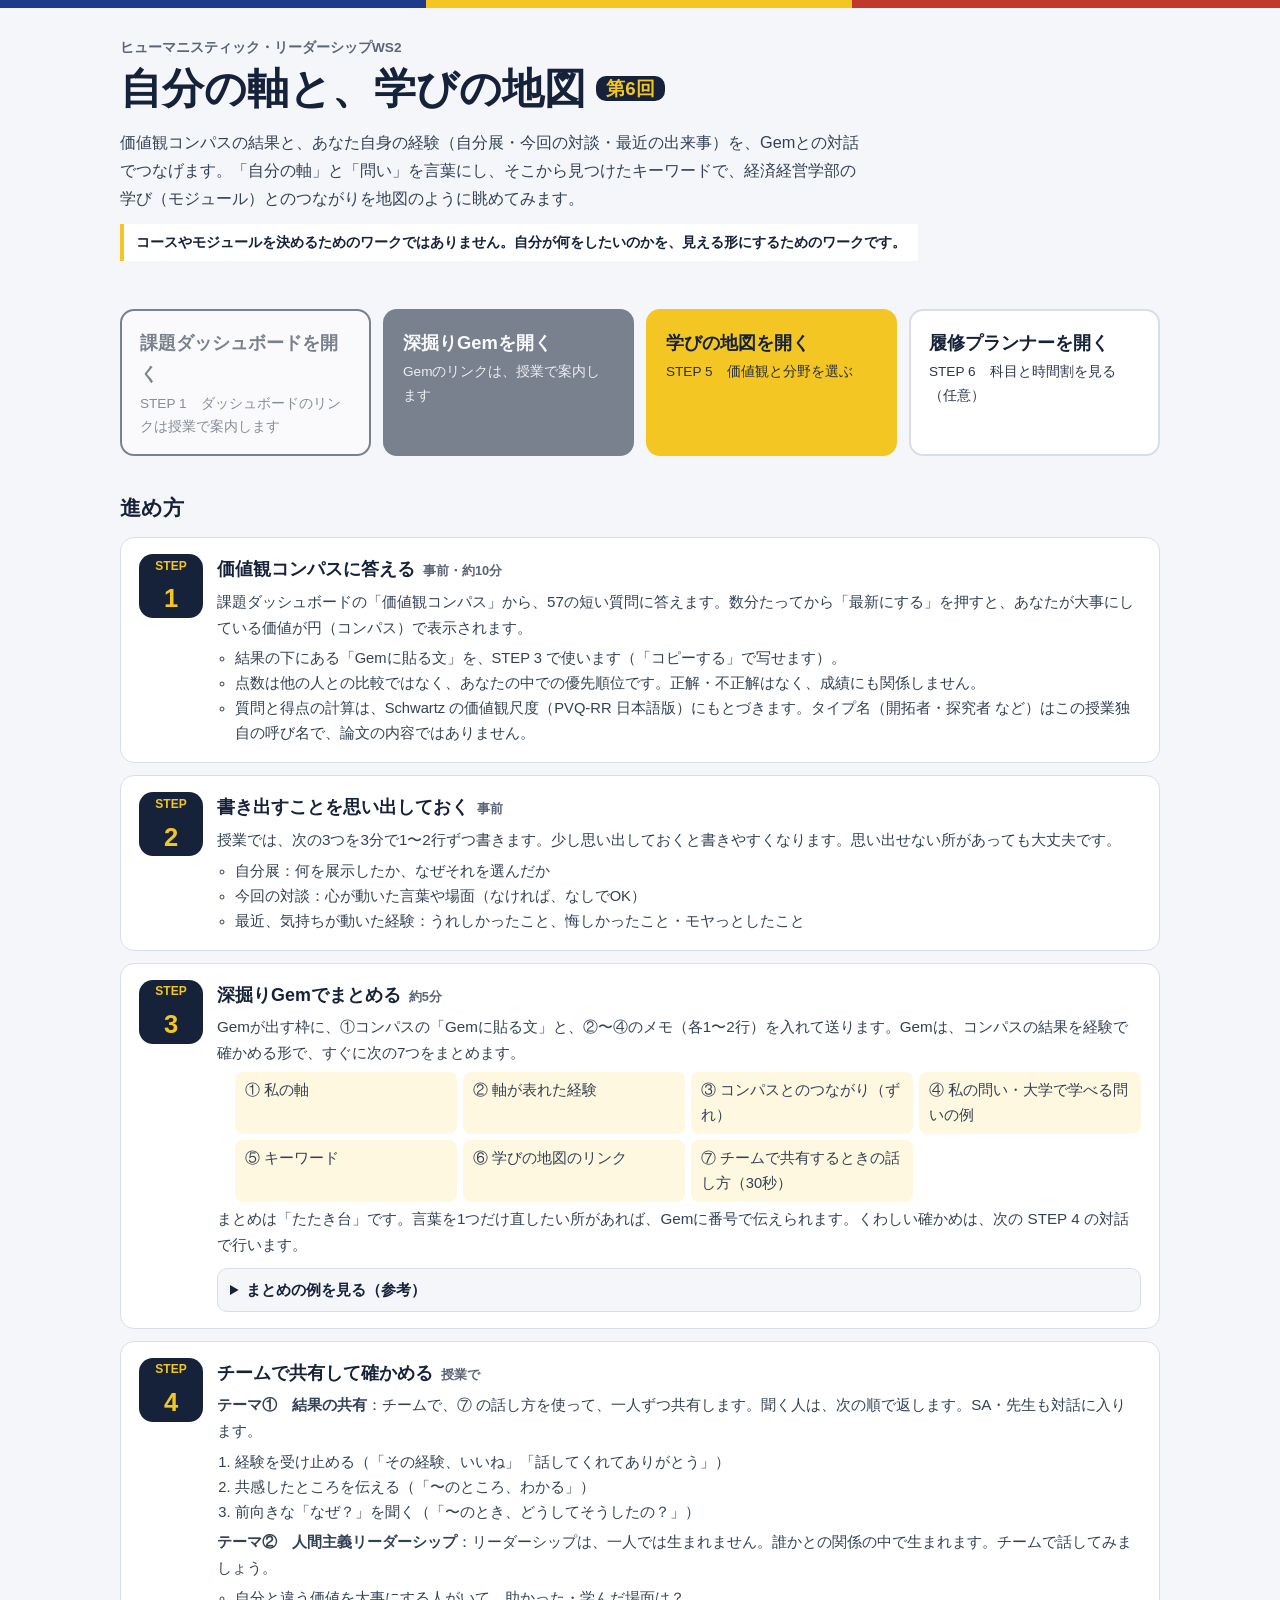
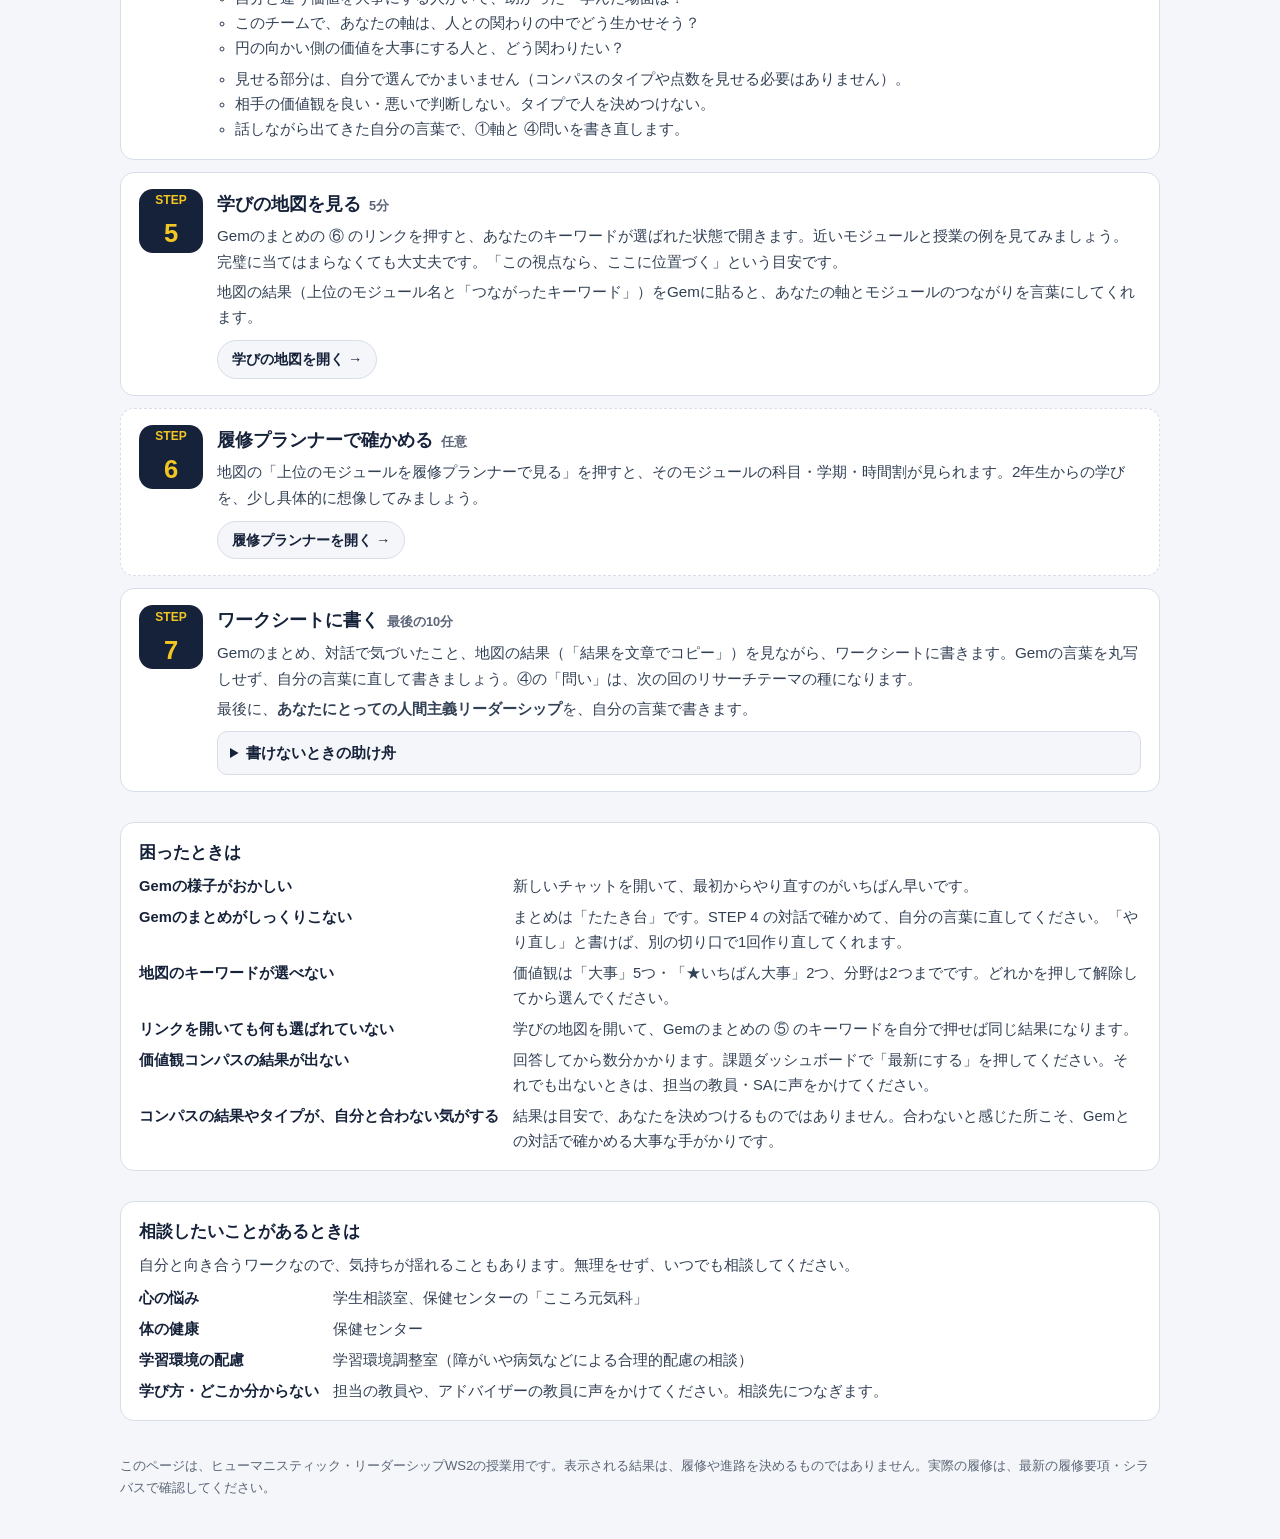
<file: index.html>
<!doctype html>
<html lang="ja">
<head>
<meta charset="UTF-8">
<meta name="viewport" content="width=device-width, initial-scale=1">
<title>自分の軸と学びの地図｜HLWS2</title>
<meta name="description" content="ヒューマニスティック・リーダーシップWS2の授業用ページ。Gemとの対話で大事にしていることを言葉にし、学びの地図でモジュールとのつながりを見ます。">
<link rel="icon" href="./favicon.svg" type="image/svg+xml">
<style>
  :root {
    --ink: #16223a; --muted: #5b6577; --rule: #d8dee8; --paper: #f4f6f9; --surface: #ffffff;
    --navy: #16223a; --plate: #f3c623; --blue: #1e3a8a; --red: #c0392b; --amber: #b45309;
  }
  * { box-sizing: border-box; }
  body { margin: 0; background: var(--paper); color: var(--ink); line-height: 1.7;
    font-family: -apple-system, BlinkMacSystemFont, "Segoe UI", "Noto Sans JP", "Hiragino Sans", "Yu Gothic UI", sans-serif; }
  a { color: inherit; }
  .stripe { height: 8px; background: linear-gradient(90deg, var(--blue) 0 33.3%, var(--plate) 33.3% 66.6%, var(--red) 66.6%); }
  .wrap { width: min(1040px, calc(100% - 32px)); margin: 0 auto; }
  header.top { padding: 28px 0 8px; }
  .course { margin: 0; font-size: .85rem; font-weight: 700; color: var(--muted); }
  h1 { margin: 4px 0 0; font-size: clamp(1.7rem, 4.2vw, 2.6rem); line-height: 1.25; }
  h1 .tag { display: inline-block; margin-left: 10px; padding: .05em .55em; border-radius: 10px; background: var(--navy); color: var(--plate); font-size: .45em; vertical-align: .45em; }
  .lead { margin: 14px 0 0; max-width: 46em; font-size: 1.02rem; color: #334155; }
  .not-decide { display: inline-block; margin-top: 12px; padding: 6px 12px; border-left: 4px solid var(--plate); background: var(--surface); font-size: .9rem; font-weight: 700; }

  .quick { display: grid; grid-template-columns: repeat(auto-fit, minmax(min(250px, 100%), 1fr)); gap: 12px; margin: 26px 0 8px; }
  .qbtn { display: flex; flex-direction: column; gap: 2px; padding: 16px 18px; border-radius: 14px; text-decoration: none; border: 2px solid transparent; }
  .qbtn strong { font-size: 1.15rem; }
  .qbtn span { font-size: .85rem; opacity: .9; }
  .qbtn.gem { background: var(--navy); color: #fff; }
  .qbtn.map { background: var(--plate); color: var(--navy); }
  .qbtn.plan { background: var(--surface); color: var(--navy); border-color: var(--rule); }
  .qbtn.dash { background: var(--surface); color: var(--navy); border-color: var(--navy); }
  .qbtn:hover { transform: translateY(-1px); box-shadow: 0 8px 18px rgba(22,34,58,.15); }
  .qbtn.is-off { opacity: .55; pointer-events: none; }

  h2 { margin: 34px 0 12px; font-size: 1.3rem; }
  .steps { display: grid; gap: 12px; margin: 0; padding: 0; list-style: none; }
  .step { display: grid; grid-template-columns: 64px 1fr; gap: 14px; padding: 16px 18px; background: var(--surface); border: 1px solid var(--rule); border-radius: 14px; }
  .step .no { display: grid; place-items: center; align-self: start; width: 64px; height: 64px; border-radius: 14px; background: var(--navy); color: var(--plate); font-weight: 800; line-height: 1.1; text-align: center; font-size: .75rem; }
  .step .no b { display: block; font-size: 1.6rem; }
  .step h3 { margin: 0; font-size: 1.12rem; }
  .step .time { margin-left: 8px; font-size: .8rem; font-weight: 700; color: var(--muted); }
  .step p { margin: 4px 0 0; color: #334155; font-size: .95rem; }
  .step ul, .step ol { margin: 6px 0 0; padding-left: 1.2em; color: #334155; font-size: .92rem; }
  .step .go { display: inline-block; margin-top: 10px; padding: 6px 14px; border-radius: 999px; background: var(--paper); border: 1px solid var(--rule); font-weight: 700; font-size: .9rem; text-decoration: none; }
  .step.opt { border-style: dashed; }
  .out { display: grid; grid-template-columns: repeat(auto-fit, minmax(min(180px, 100%), 1fr)); gap: 6px; margin: 8px 0 0; padding: 0; list-style: none; font-size: .88rem; }
  .out li { padding: 6px 10px; border-radius: 8px; background: #fff8e1; }

  .tip { margin: 8px 0 0; font-size: .88rem; color: var(--muted); }
  .sample { margin-top: 10px; border: 1px solid var(--rule); border-radius: 10px; background: var(--paper); padding: 8px 12px; }
  .sample summary { cursor: pointer; font-weight: 700; font-size: .95rem; }
  .sample-note { margin: 6px 0 8px; font-size: .82rem; color: var(--muted); }
  .talk { display: grid; grid-template-columns: max-content 1fr; gap: 6px 10px; margin: 0; font-size: .88rem; }
  .talk dt { font-weight: 800; padding-top: 2px; }
  .talk dt.me { color: var(--blue); }
  .talk dt.gem { color: var(--amber); }
  .talk dd { margin: 0; padding: 6px 10px; border-radius: 8px; background: var(--surface); border: 1px solid var(--rule); }
  .talk dt.note { grid-column: 1 / -1; font-weight: 400; color: var(--muted); font-size: .85rem; }
  .help { margin: 30px 0 0; padding: 16px 18px; background: var(--surface); border: 1px solid var(--rule); border-radius: 14px; }
  .help h2 { margin: 0 0 6px; font-size: 1.05rem; }
  .help dl { margin: 0; display: grid; grid-template-columns: max-content 1fr; gap: 6px 14px; font-size: .92rem; }
  .help dt { font-weight: 700; }
  .help dd { margin: 0; color: #334155; }
  .help-lead { margin: 0 0 8px; font-size: .92rem; color: #334155; }
  footer { margin: 34px 0 40px; color: var(--muted); font-size: .82rem; }
  @media (max-width: 600px) {
    .step { grid-template-columns: 1fr; }
    .step .no { width: auto; height: auto; padding: 4px 10px; display: inline-block; justify-self: start; }
    .step .no b { display: inline; font-size: 1.1rem; margin-left: 4px; }
    .help dl { grid-template-columns: 1fr; }
  }
</style>
</head>
<body>
<div class="stripe" aria-hidden="true"></div>
<div class="wrap">
  <header class="top">
    <p class="course">ヒューマニスティック・リーダーシップWS2</p>
    <h1>自分の軸と、学びの地図<span class="tag">第6回</span></h1>
    <p class="lead">価値観コンパスの結果と、あなた自身の経験（自分展・今回の対談・最近の出来事）を、Gemとの対話でつなげます。「自分の軸」と「問い」を言葉にし、そこから見つけたキーワードで、経済経営学部の学び（モジュール）とのつながりを地図のように眺めてみます。</p>
    <p class="not-decide">コースやモジュールを決めるためのワークではありません。自分が何をしたいのかを、見える形にするためのワークです。</p>
  </header>

  <nav class="quick" aria-label="ページを開く">
    <a class="qbtn dash" id="dashButton" href="#" target="_blank" rel="noopener">
      <strong>課題ダッシュボードを開く</strong><span id="dashNote">STEP 1　価値観コンパスに答える</span>
    </a>
    <a class="qbtn gem" id="gemButton" href="#" target="_blank" rel="noopener">
      <strong>深掘りGemを開く</strong><span id="gemNote">STEP 3　Gemでまとめる</span>
    </a>
    <a class="qbtn map" href="./map/">
      <strong>学びの地図を開く</strong><span>STEP 5　価値観と分野を選ぶ</span>
    </a>
    <a class="qbtn plan" href="./planner/">
      <strong>履修プランナーを開く</strong><span>STEP 6　科目と時間割を見る（任意）</span>
    </a>
  </nav>

  <h2>進め方</h2>
  <ol class="steps">
    <li class="step">
      <div class="no">STEP<b>1</b></div>
      <div>
        <h3>価値観コンパスに答える<span class="time">事前・約10分</span></h3>
        <p>課題ダッシュボードの「価値観コンパス」から、57の短い質問に答えます。数分たってから「最新にする」を押すと、あなたが大事にしている価値が円（コンパス）で表示されます。</p>
        <ul>
          <li>結果の下にある「Gemに貼る文」を、STEP 3 で使います（「コピーする」で写せます）。</li>
          <li>点数は他の人との比較ではなく、あなたの中での優先順位です。正解・不正解はなく、成績にも関係しません。</li>
          <li>質問と得点の計算は、Schwartz の価値観尺度（PVQ-RR 日本語版）にもとづきます。タイプ名（開拓者・探究者 など）はこの授業独自の呼び名で、論文の内容ではありません。</li>
        </ul>
      </div>
    </li>
    <li class="step">
      <div class="no">STEP<b>2</b></div>
      <div>
        <h3>書き出すことを思い出しておく<span class="time">事前</span></h3>
        <p>授業では、次の3つを3分で1〜2行ずつ書きます。少し思い出しておくと書きやすくなります。思い出せない所があっても大丈夫です。</p>
        <ul>
          <li>自分展：何を展示したか、なぜそれを選んだか</li>
          <li>今回の対談：心が動いた言葉や場面（なければ、なしでOK）</li>
          <li>最近、気持ちが動いた経験：うれしかったこと、悔しかったこと・モヤっとしたこと</li>
        </ul>
      </div>
    </li>
    <li class="step">
      <div class="no">STEP<b>3</b></div>
      <div>
        <h3>深掘りGemでまとめる<span class="time">約5分</span></h3>
        <p>Gemが出す枠に、①コンパスの「Gemに貼る文」と、②〜④のメモ（各1〜2行）を入れて送ります。Gemは、コンパスの結果を経験で確かめる形で、すぐに次の7つをまとめます。</p>
        <ul class="out">
          <li>① 私の軸</li>
          <li>② 軸が表れた経験</li>
          <li>③ コンパスとのつながり（ずれ）</li>
          <li>④ 私の問い・大学で学べる問いの例</li>
          <li>⑤ キーワード</li>
          <li>⑥ 学びの地図のリンク</li>
          <li>⑦ チームで共有するときの話し方（30秒）</li>
        </ul>
        <p class="tip">まとめは「たたき台」です。言葉を1つだけ直したい所があれば、Gemに番号で伝えられます。くわしい確かめは、次の STEP 4 の対話で行います。</p>
        <details class="sample">
          <summary>まとめの例を見る（参考）</summary>
          <p class="sample-note">架空の学生の例です。書き方や長さの参考にしてください。中身をまねする必要はありません。</p>
          <dl class="talk">
            <dt class="me">あなた</dt><dd>① 【価値観コンパスの結果（PVQ-RR）】タイプ：探究者（やや）／相対的に高い価値：自分で決める、すべての人と自然への配慮、新しさと挑戦／相対的に低い価値：影響力、伝統 …<br>② ・地元の川の写真を展示した。子どものころ遊んだ川が、工事で変わったのが気になっていたから<br>③ ・「現場の声を聞かずに決めると、続かない」という言葉にうなずいた<br>④ ・自分で企画したイベントがうまくいって、うれしかった</dd>
            <dt class="gem">Gem</dt><dd>① 私の軸：身近な自然や暮らしのことを、そこに住む人が自分たちで決められることを大事にしている。<br>② 軸が表れた経験：「地元の川の写真を展示した」（②）／「自分で企画したイベントがうまくいった」（④）<br>③ コンパスとのつながり：すべての人と自然への配慮 ←「地元の川」（②）、自分で決める ←「自分で企画した」（④）／ずれ：伝統は低めの結果だが、「子どものころ遊んだ川」（②）には、受け継がれてきた風景を大切にする面が見えるかもしれない<br>④ 私の問い：地域の開発は、どうすれば住む人の声を生かして決められるか？<br>　大学で学べる問いの例：・公共工事の計画に、住民の声を集める方法には、どんなものがある？（分野：政策づくり）・地域の自然を生かして、人が集まる場所をつくるには、どうしたらいい？（分野：地方創生）<br>⑤ キーワード：いちばん大事＝自然と共に生きる、自分らしさ／大事＝受け継がれたものを大切に、相手の立場に立つ／分野＝地方創生、環境問題<br>⑥ 学びの地図を見る：（リンク）<br>⑦ チームで共有するときの話し方（30秒）：私が大事にしているのは、身近な自然や暮らしのことを、そこに住む人が自分たちで決められることです。そう思ったのは、子どものころ遊んだ川が、工事で変わったのを見たときです。いま気になっているのは、地域の開発に、住む人の声をどう生かせるかです。</dd>
          </dl>
        </details>
      </div>
    </li>
    <li class="step">
      <div class="no">STEP<b>4</b></div>
      <div>
        <h3>チームで共有して確かめる<span class="time">授業で</span></h3>
        <p><strong>テーマ①　結果の共有</strong>：チームで、⑦ の話し方を使って、一人ずつ共有します。聞く人は、次の順で返します。SA・先生も対話に入ります。</p>
        <ol>
          <li>経験を受け止める（「その経験、いいね」「話してくれてありがとう」）</li>
          <li>共感したところを伝える（「〜のところ、わかる」）</li>
          <li>前向きな「なぜ？」を聞く（「〜のとき、どうしてそうしたの？」）</li>
        </ol>
        <p><strong>テーマ②　人間主義リーダーシップ</strong>：リーダーシップは、一人では生まれません。誰かとの関係の中で生まれます。チームで話してみましょう。</p>
        <ul>
          <li>自分と違う価値を大事にする人がいて、助かった・学んだ場面は？</li>
          <li>このチームで、あなたの軸は、人との関わりの中でどう生かせそう？</li>
          <li>円の向かい側の価値を大事にする人と、どう関わりたい？</li>
        </ul>
        <ul>
          <li>見せる部分は、自分で選んでかまいません（コンパスのタイプや点数を見せる必要はありません）。</li>
          <li>相手の価値観を良い・悪いで判断しない。タイプで人を決めつけない。</li>
          <li>話しながら出てきた自分の言葉で、①軸と ④問いを書き直します。</li>
        </ul>
      </div>
    </li>
    <li class="step">
      <div class="no">STEP<b>5</b></div>
      <div>
        <h3>学びの地図を見る<span class="time">5分</span></h3>
        <p>Gemのまとめの ⑥ のリンクを押すと、あなたのキーワードが選ばれた状態で開きます。近いモジュールと授業の例を見てみましょう。完璧に当てはまらなくても大丈夫です。「この視点なら、ここに位置づく」という目安です。</p>
        <p>地図の結果（上位のモジュール名と「つながったキーワード」）をGemに貼ると、あなたの軸とモジュールのつながりを言葉にしてくれます。</p>
        <a class="go" href="./map/">学びの地図を開く →</a>
      </div>
    </li>
    <li class="step opt">
      <div class="no">STEP<b>6</b></div>
      <div>
        <h3>履修プランナーで確かめる<span class="time">任意</span></h3>
        <p>地図の「上位のモジュールを履修プランナーで見る」を押すと、そのモジュールの科目・学期・時間割が見られます。2年生からの学びを、少し具体的に想像してみましょう。</p>
        <a class="go" href="./planner/">履修プランナーを開く →</a>
      </div>
    </li>
    <li class="step">
      <div class="no">STEP<b>7</b></div>
      <div>
        <h3>ワークシートに書く<span class="time">最後の10分</span></h3>
        <p>Gemのまとめ、対話で気づいたこと、地図の結果（「結果を文章でコピー」）を見ながら、ワークシートに書きます。Gemの言葉を丸写しせず、自分の言葉に直して書きましょう。④の「問い」は、次の回のリサーチテーマの種になります。</p>
        <p>最後に、<strong>あなたにとっての人間主義リーダーシップ</strong>を、自分の言葉で書きます。</p>
        <details class="sample">
          <summary>書けないときの助け舟</summary>
          <ul>
            <li>自分の軸を、誰と、どんな場面で生かしたい？</li>
            <li>対話で出会った「違う価値」から、何を学んだ？</li>
            <li>それでも書けなければ、次の形で：「私にとっての人間主義リーダーシップとは、［自分の軸］を大事にしながら、［自分とは違う価値を大事にする人］と、［どう関わるか］ことだ。」</li>
          </ul>
          <p class="sample-note">価値の円とリーダーシップを結びつけるのは、この授業の見方です（論文の内容ではありません）。</p>
        </details>
      </div>
    </li>
  </ol>

  <section class="help" aria-labelledby="help-title">
    <h2 id="help-title">困ったときは</h2>
    <dl>
      <dt>Gemの様子がおかしい</dt><dd>新しいチャットを開いて、最初からやり直すのがいちばん早いです。</dd>
      <dt>Gemのまとめがしっくりこない</dt><dd>まとめは「たたき台」です。STEP 4 の対話で確かめて、自分の言葉に直してください。「やり直し」と書けば、別の切り口で1回作り直してくれます。</dd>
      <dt>地図のキーワードが選べない</dt><dd>価値観は「大事」5つ・「★いちばん大事」2つ、分野は2つまでです。どれかを押して解除してから選んでください。</dd>
      <dt>リンクを開いても何も選ばれていない</dt><dd>学びの地図を開いて、Gemのまとめの ⑤ のキーワードを自分で押せば同じ結果になります。</dd>
      <dt>価値観コンパスの結果が出ない</dt><dd>回答してから数分かかります。課題ダッシュボードで「最新にする」を押してください。それでも出ないときは、担当の教員・SAに声をかけてください。</dd>
      <dt>コンパスの結果やタイプが、自分と合わない気がする</dt><dd>結果は目安で、あなたを決めつけるものではありません。合わないと感じた所こそ、Gemとの対話で確かめる大事な手がかりです。</dd>
    </dl>
  </section>

  <section class="help" aria-labelledby="consult-title">
    <h2 id="consult-title">相談したいことがあるときは</h2>
    <p class="help-lead">自分と向き合うワークなので、気持ちが揺れることもあります。無理をせず、いつでも相談してください。</p>
    <dl>
      <dt>心の悩み</dt><dd>学生相談室、保健センターの「こころ元気科」</dd>
      <dt>体の健康</dt><dd>保健センター</dd>
      <dt>学習環境の配慮</dt><dd>学習環境調整室（障がいや病気などによる合理的配慮の相談）</dd>
      <dt>学び方・どこか分からない</dt><dd>担当の教員や、アドバイザーの教員に声をかけてください。相談先につなぎます。</dd>
    </dl>
  </section>

  <footer>
    このページは、ヒューマニスティック・リーダーシップWS2の授業用です。表示される結果は、履修や進路を決めるものではありません。実際の履修は、最新の履修要項・シラバスで確認してください。
  </footer>
</div>
<script>
  /* ═════ 設定：深掘りGemの共有リンクと、課題ダッシュボード（学生用）のリンクを '' の中に貼る ═════ */
  var GEM_URL = '';
  var DASHBOARD_URL = '';
  (function () {
    var b = document.getElementById('gemButton');
    if (GEM_URL) { b.href = GEM_URL; }
    else { b.classList.add('is-off'); b.removeAttribute('href'); document.getElementById('gemNote').textContent = 'Gemのリンクは、授業で案内します'; }
    var d = document.getElementById('dashButton');
    if (DASHBOARD_URL) { d.href = DASHBOARD_URL; }
    else { d.classList.add('is-off'); d.removeAttribute('href'); document.getElementById('dashNote').textContent = 'STEP 1　ダッシュボードのリンクは授業で案内します'; }
  })();
</script>
</body>
</html>
</file>
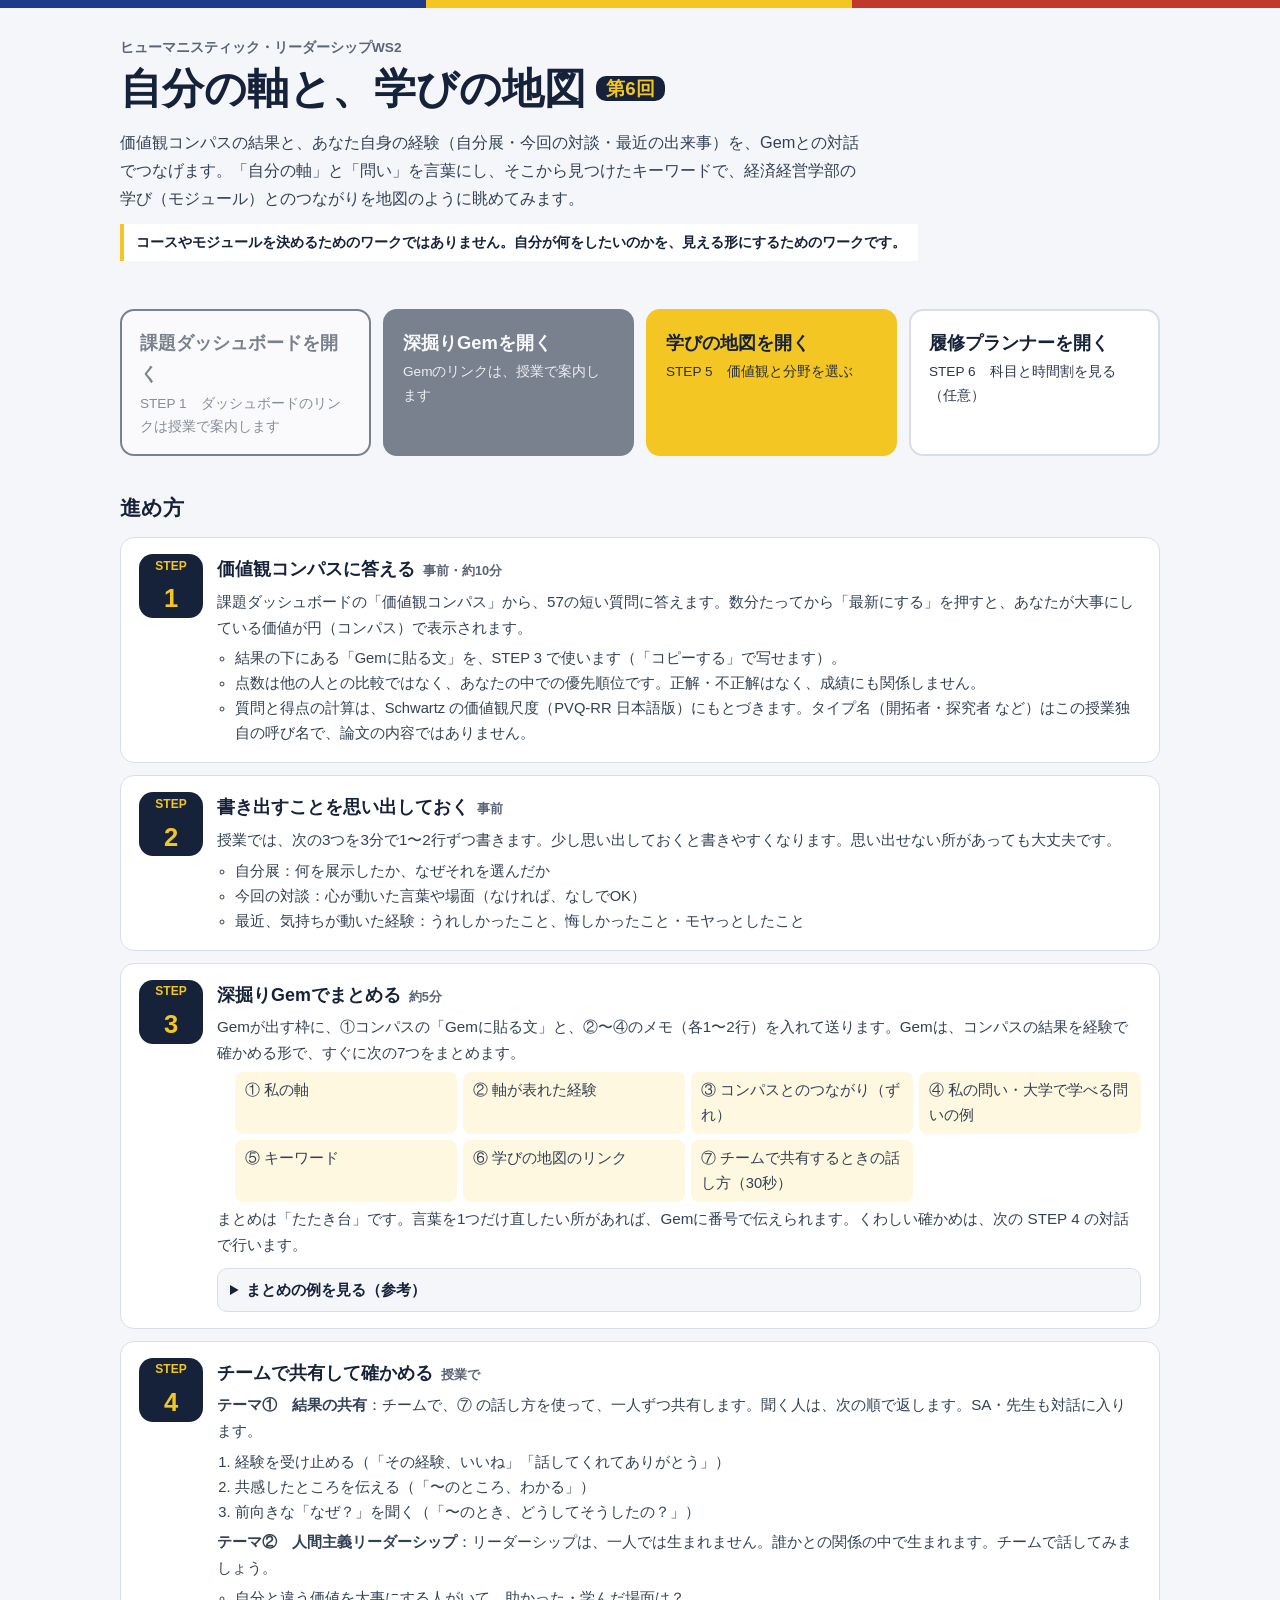
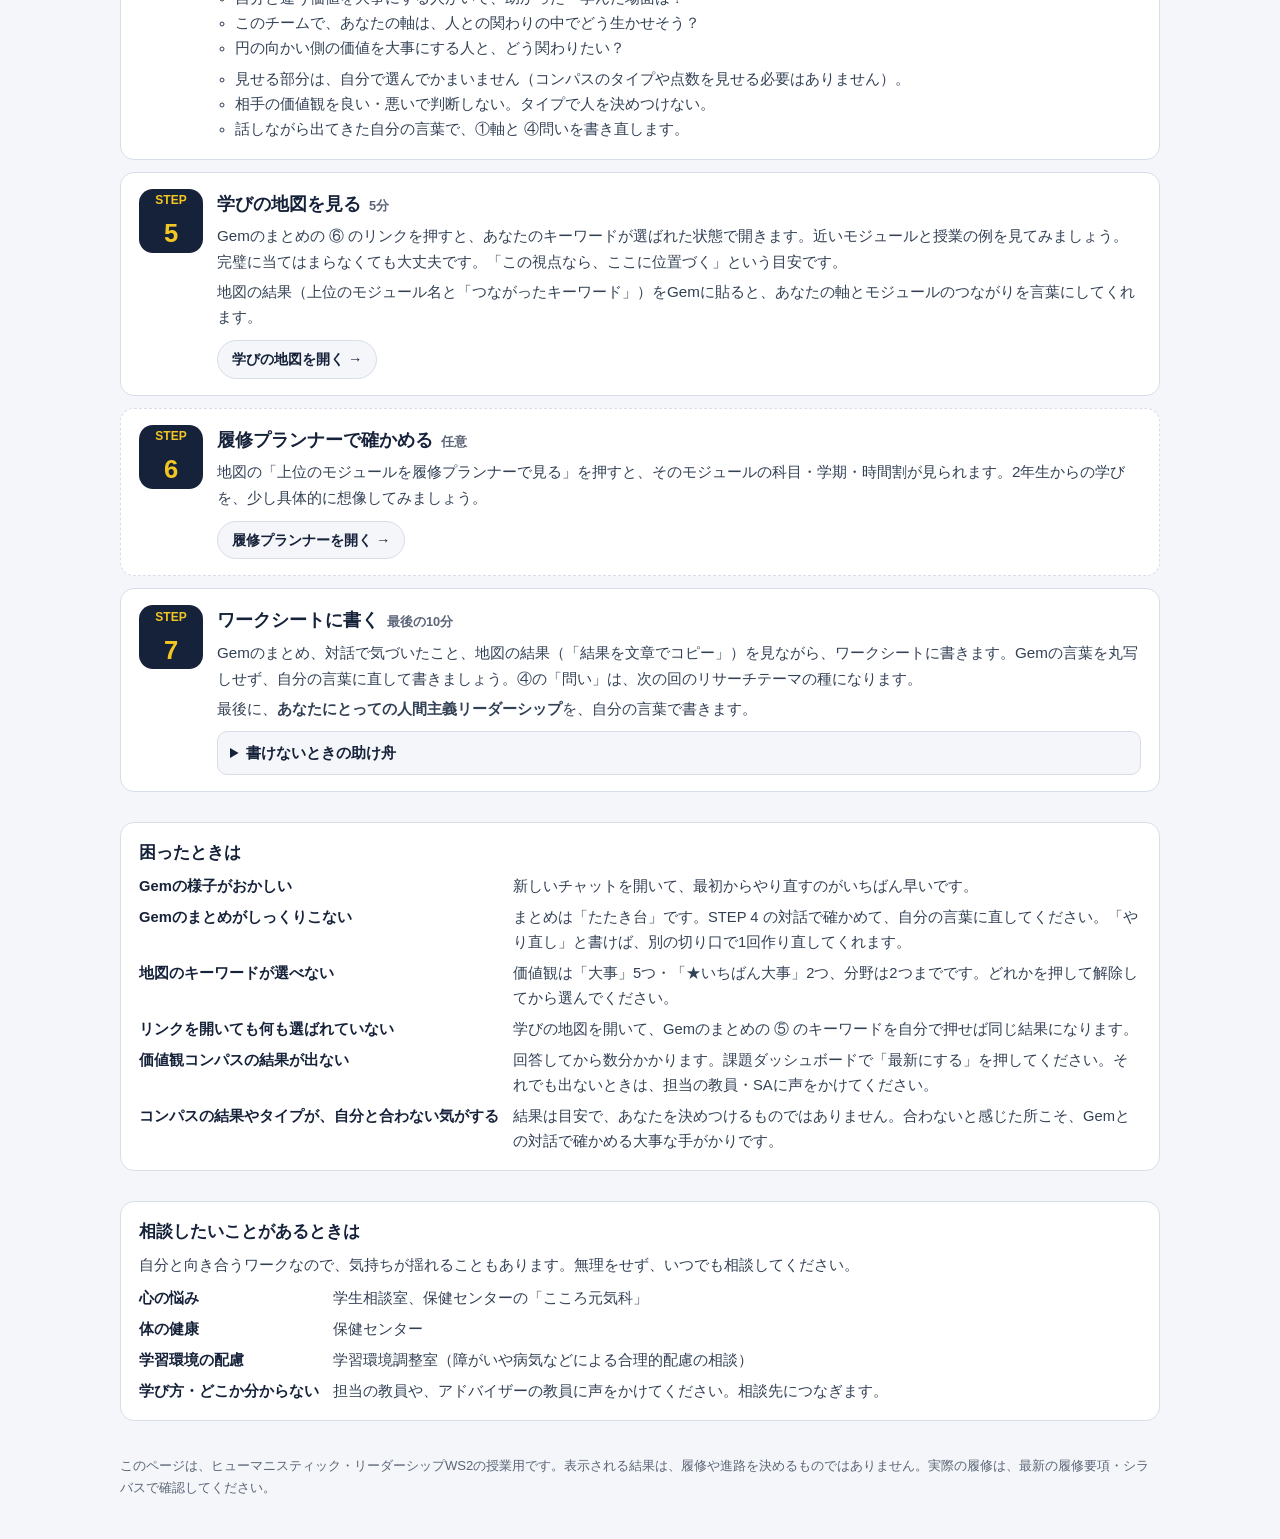
<file: diagnosis/index.html>
<!doctype html>
<html lang="ja"><head><meta charset="UTF-8"><meta name="viewport" content="width=device-width, initial-scale=1">
<title>トップへ移動します</title><script>location.replace('../');</script>
</head><body><p>このページはありません。<a href="../">トップ</a>へ移動します。</p></body></html>
</file>
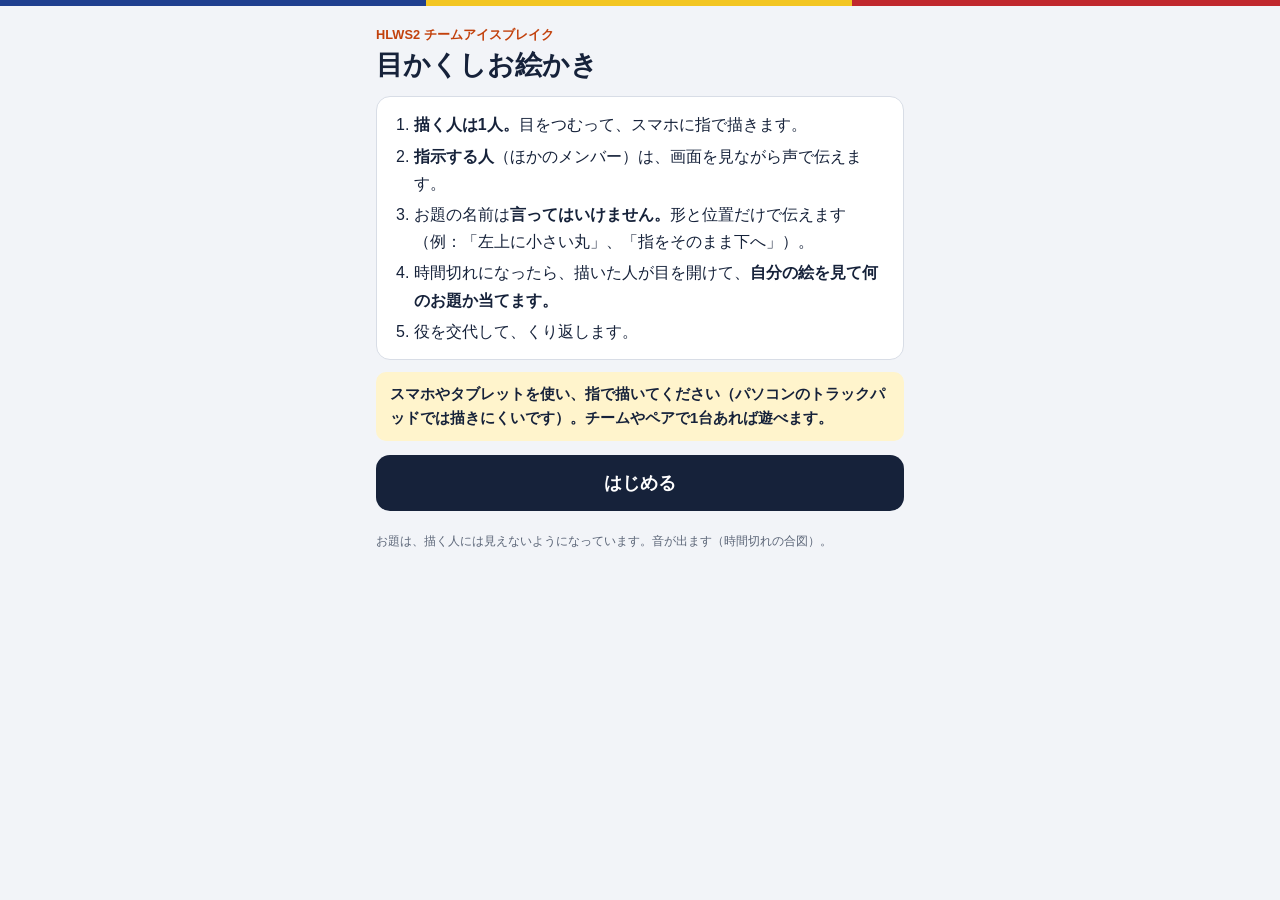
<file: icebreak/index.html>
<!DOCTYPE html>
<html lang="ja">
<head>
<meta charset="utf-8">
<meta name="viewport" content="width=device-width, initial-scale=1, viewport-fit=cover">
<meta name="theme-color" content="#16223a">
<title>目かくしお絵かき｜HLWS2 アイスブレイク</title>
<style>
  :root {
    --navy: #16223a; --navy2: #22335a; --plate: #f3c623; --paper: #f2f4f8; --surface: #ffffff;
    --ink: #16223a; --muted: #5b6577; --rule: #d8dde6; --red: #c0282d; --orange: #c2410c;
    --easy: #1d6b48; --normal: #1f3f8f; --hard: #a33a12;
  }
  * { box-sizing: border-box; }
  html, body { margin: 0; height: 100%; }
  body {
    background: var(--paper); color: var(--ink);
    font-family: "Hiragino Sans", "Hiragino Kaku Gothic ProN", "Noto Sans JP", "Yu Gothic", "Meiryo", sans-serif;
    -webkit-text-size-adjust: 100%; overscroll-behavior: none;
    -webkit-user-select: none; user-select: none; -webkit-touch-callout: none;
  }
  body.drawing { overflow: hidden; position: fixed; inset: 0; }
  .stripe { height: 6px; background: linear-gradient(90deg, #1f3f8f 0 33.3%, var(--plate) 33.3% 66.6%, var(--red) 66.6%); }
  .screen { display: none; min-height: calc(100% - 6px); padding: 18px 16px 28px; max-width: 560px; margin: 0 auto; }
  .screen.on { display: block; }
  .kicker { margin: 0; font-size: .8rem; font-weight: 700; color: var(--orange); }
  h1 { margin: 2px 0 0; font-size: 1.7rem; line-height: 1.3; }
  h2 { margin: 0; font-size: 1.35rem; line-height: 1.4; }
  p { line-height: 1.65; }
  .card { margin-top: 14px; padding: 14px 16px; background: var(--surface); border: 1px solid var(--rule); border-radius: 14px; }
  .rules { margin: 0; padding-left: 1.3em; line-height: 1.7; }
  .rules li + li { margin-top: 4px; }
  .rules b { color: var(--navy); }
  .note { margin-top: 12px; padding: 10px 14px; border-radius: 10px; background: #fff4cc; font-size: .92rem; font-weight: 700; }
  .btn {
    display: flex; align-items: center; justify-content: center; gap: 8px; width: 100%;
    min-height: 56px; margin-top: 14px; padding: 12px 16px; border: 0; border-radius: 14px;
    background: var(--navy); color: #fff; font: inherit; font-size: 1.1rem; font-weight: 800;
    cursor: pointer; touch-action: manipulation;
  }
  .btn:active { transform: translateY(1px); }
  .btn:disabled { opacity: .5; }
  .btn.yellow { background: var(--plate); color: var(--navy); }
  .btn.ghost { background: transparent; color: var(--navy); border: 2px solid var(--rule); min-height: 46px; font-size: .95rem; }
  .levels { display: grid; gap: 12px; margin-top: 16px; }
  .level { text-align: left; justify-content: space-between; min-height: 76px; }
  .level small { display: block; font-size: .8rem; font-weight: 500; opacity: .85; }
  .level .tag { padding: 2px 10px; border-radius: 999px; background: rgba(255,255,255,.18); font-size: .85rem; }
  .level.easy { background: var(--easy); } .level.normal { background: var(--normal); } .level.hard { background: var(--hard); }
  .eyes { margin-top: 18px; padding: 22px 16px; border-radius: 16px; background: var(--navy); color: #fff; text-align: center; }
  .eyes .big { font-size: 1.5rem; font-weight: 900; line-height: 1.5; }
  .eyes .chip { display: inline-block; margin-top: 10px; padding: 4px 12px; border-radius: 999px; background: var(--plate); color: var(--navy); font-weight: 800; }
  .who { margin: 16px 0 0; font-size: .95rem; font-weight: 700; color: var(--muted); }

  /* 描く画面 */
  #draw { padding: 0; max-width: none; height: calc(100% - 6px); }
  #draw.on { display: flex; flex-direction: column; }
  .bar { display: flex; align-items: center; gap: 10px; padding: 8px 12px; background: var(--navy); color: #fff; }
  .timer { font-size: 1.8rem; font-weight: 900; font-variant-numeric: tabular-nums; min-width: 4.2ch; }
  .timer.last { color: #ff8a80; }
  .bar .lv { padding: 2px 10px; border-radius: 999px; background: rgba(255,255,255,.16); font-size: .85rem; font-weight: 700; white-space: nowrap; }
  .bar .sp { flex: 1; }
  .bar .mini { min-height: 40px; margin: 0; width: auto; padding: 6px 12px; font-size: .85rem; background: rgba(255,255,255,.12); border: 1px solid rgba(255,255,255,.35); }
  .stage { position: relative; flex: 1; min-height: 0; background: #fff; }
  canvas { position: absolute; inset: 0; width: 100%; height: 100%; touch-action: none; display: block; }
  .hint { position: absolute; left: 0; right: 0; top: 10px; text-align: center; font-size: .85rem; color: #9aa3b2; pointer-events: none; }
  .topicPeek {
    position: absolute; left: 12px; right: 12px; top: 12px; padding: 14px; border-radius: 14px;
    background: var(--navy); color: #fff; text-align: center; font-size: 1.9rem; font-weight: 900; display: none; pointer-events: none;
  }
  .topicPeek.on { display: block; }
  .topicPeek small { display: block; font-size: .8rem; font-weight: 600; color: var(--plate); }
  .controls { display: flex; gap: 10px; padding: 10px 12px calc(10px + env(safe-area-inset-bottom)); background: var(--paper); border-top: 1px solid var(--rule); }
  .controls .btn { margin: 0; min-height: 60px; }
  .peek { flex: 2; background: var(--plate); color: var(--navy); -webkit-user-select: none; user-select: none; touch-action: none; }
  .peek.held { background: #e0b200; }
  .controls .ghost { flex: 1; }
  .peekNote { margin: 0; padding: 10px 14px; background: #fff4cc; color: var(--navy); font-size: .95rem; font-weight: 800; text-align: center; line-height: 1.5; border-top: 1px solid var(--rule); }
  .peekNote.quiet { background: var(--paper); color: var(--muted); font-weight: 600; font-size: .85rem; padding: 6px 14px; }
  .timer.wait { color: rgba(255,255,255,.55); }

  /* 時間切れ・正解 */
  .banner { padding: 12px 14px; background: var(--navy); color: #fff; text-align: center; border-top: 1px solid var(--rule); }
  .banner .big { font-size: 1.45rem; font-weight: 900; }
  .banner .answer { margin-top: 2px; font-size: 2.1rem; font-weight: 900; color: var(--plate); line-height: 1.3; }
  .banner .sub { font-size: .85rem; opacity: .9; }
  .hidden { display: none !important; }
  footer { margin-top: 22px; font-size: .78rem; color: var(--muted); }
  @media (min-width: 700px) { .levels { grid-template-columns: repeat(3, 1fr); } .level { min-height: 120px; flex-direction: column; align-items: flex-start; } }
</style>
</head>
<body>
<div class="stripe" aria-hidden="true"></div>

<!-- 0. はじめに -->
<section class="screen on" id="intro" aria-labelledby="t-intro">
  <p class="kicker">HLWS2 チームアイスブレイク</p>
  <h1 id="t-intro">目かくしお絵かき</h1>
  <div class="card">
    <ol class="rules">
      <li><b>描く人は1人。</b>目をつむって、スマホに指で描きます。</li>
      <li><b>指示する人</b>（ほかのメンバー）は、画面を見ながら声で伝えます。</li>
      <li>お題の名前は<b>言ってはいけません。</b>形と位置だけで伝えます（例：「左上に小さい丸」、「指をそのまま下へ」）。</li>
      <li>時間切れになったら、描いた人が目を開けて、<b>自分の絵を見て何のお題か当てます。</b></li>
      <li>役を交代して、くり返します。</li>
    </ol>
  </div>
  <p class="note">スマホやタブレットを使い、指で描いてください（パソコンのトラックパッドでは描きにくいです）。チームやペアで1台あれば遊べます。</p>
  <button class="btn" id="goLevels" type="button">はじめる</button>
  <footer>お題は、描く人には見えないようになっています。音が出ます（時間切れの合図）。</footer>
</section>

<!-- 1. 難易度 -->
<section class="screen" id="levels" aria-labelledby="t-levels">
  <p class="kicker" id="roundLabel">1回目</p>
  <h2 id="t-levels">描く人が、難しさを選んでください</h2>
  <div class="levels">
    <button class="btn level easy" type="button" data-level="easy"><span>かんたん<small>形が分かりやすいもの</small></span><span class="tag">★</span></button>
    <button class="btn level normal" type="button" data-level="normal"><span>ふつう<small>少し工夫がいるもの</small></span><span class="tag">★★</span></button>
    <button class="btn level hard" type="button" data-level="hard"><span>むずかしい<small>形が複雑なもの</small></span><span class="tag">★★★</span></button>
  </div>
</section>

<!-- 2. 目をつむって待つ -->
<section class="screen" id="ready" aria-labelledby="t-ready">
  <p class="kicker" id="readyLevel"></p>
  <h2 id="t-ready" class="hidden">準備</h2>
  <div class="eyes">
    <div class="big">描く人は、<br>目をつむって、<br>スマホを持ったまま<br>待ってください</div>
    <div class="chip">90秒で描きます</div>
  </div>
  <p class="who">ここからは、指示する人がスマホを操作します。</p>
  <div class="card" style="margin-top:10px">
    <ol class="rules">
      <li>描く人が目をつむったのを確かめて、「お題の確認へ」を押す。</li>
      <li>「お題を見る」を<b>押している間だけ</b>お題が出ます。描く人に見せないように。</li>
      <li><b>手を離すと、お題が消えて、90秒のカウントダウンが始まります。</b></li>
      <li>お題の名前は言わず、形と位置だけで伝える。</li>
    </ol>
  </div>
  <button class="btn yellow" id="start" type="button">お題の確認へ</button>
  <button class="btn ghost" id="backLevels" type="button">難しさを選び直す</button>
</section>

<!-- 3. 描く -->
<section class="screen" id="draw" aria-label="描く画面">
  <div class="bar">
    <span class="timer" id="timer" aria-live="off">1:30</span>
    <span class="lv" id="drawLevel"></span>
    <span class="sp"></span>
    <button class="btn mini" id="clearBtn" type="button">全部消す</button>
    <button class="btn mini" id="finishBtn" type="button">終わる</button>
  </div>
  <div class="stage" id="stage">
    <canvas id="cv" aria-label="指で描くところ"></canvas>
    <div class="hint" id="hint">ここに指で描きます</div>
    <div class="topicPeek" id="peekBox" aria-live="polite"></div>
  </div>
  <div class="banner hidden" id="banner" aria-live="polite"></div>
  <p class="peekNote" id="peekNote" aria-live="polite"></p>
  <div class="controls" id="drawControls">
    <button class="btn peek" id="peekBtn" type="button">お題を見る（押している間だけ）</button>
  </div>
  <div class="controls hidden" id="afterControls">
    <button class="btn yellow" id="answerBtn" type="button">正解を見る</button>
  </div>
  <div class="controls hidden" id="nextControls">
    <button class="btn" id="nextBtn" type="button">役を交代して、次へ</button>
  </div>
</section>

<script>
(function () {
  'use strict';
  var TOPICS = {
    easy:   { label: 'かんたん',   list: ['傘', '家', '魚', '雪だるま', '太陽', 'りんご', '星', '木', 'メガネ', '時計'] },
    normal: { label: 'ふつう',     list: ['自転車', 'ペンギン', 'ギター', 'コーヒーカップ', 'うさぎ', 'ロケット', 'カタツムリ', '電球', '飛行機', 'ソフトクリーム'] },
    hard:   { label: 'むずかしい', list: ['キリン', 'カブトムシ', 'ピアノ', '東京タワー', 'ゾウ', 'ヘリコプター', '扇風機', 'ラーメン', '自動販売機', 'タコ'] }
  };
  // 描く時間（秒）。確認用に ?t=10 のように変えられる（5〜300秒）
  var SECONDS = (function () {
    var m = /[?&]t=(\d+)/.exec(location.search);
    var v = m ? Number(m[1]) : 90;
    return v >= 5 && v <= 300 ? v : 90;
  })();

  var $ = function (id) { return document.getElementById(id); };
  var state = { screen: 'intro', level: null, topic: null, round: 1, used: { easy: [], normal: [], hard: [] }, endAt: 0, timerId: 0, phase: 'idle' };
  var secret = '';            // お題は画面に出さずに持っておく（押している間だけ表示）

  /* ───── 画面の切り替え ───── */
  function show(id) {
    ['intro', 'levels', 'ready', 'draw'].forEach(function (s) { $(s).classList.toggle('on', s === id); });
    document.body.classList.toggle('drawing', id === 'draw');
    state.screen = id;
    window.scrollTo(0, 0);
    if (id === 'draw') resizeCanvas();
  }

  /* ───── お題 ───── */
  function pickTopic(level) {
    var pool = TOPICS[level].list.filter(function (t) { return state.used[level].indexOf(t) === -1; });
    if (!pool.length) { state.used[level] = []; pool = TOPICS[level].list.slice(); }   // 全部出たら最初から
    var t = pool[Math.floor(Math.random() * pool.length)];
    state.used[level].push(t);
    return t;
  }

  /* ───── 音（時間切れの合図）───── */
  var audio = null;
  function unlockAudio() {
    try {
      if (!audio) { var AC = window.AudioContext || window.webkitAudioContext; if (AC) audio = new AC(); }
      if (audio && audio.state === 'suspended') audio.resume();
    } catch (e) { audio = null; }
  }
  function chime() {
    try {
      if (!audio) return;
      var now = audio.currentTime;
      [0, 0.22, 0.44].forEach(function (d, i) {
        var o = audio.createOscillator(), g = audio.createGain();
        o.type = 'sine'; o.frequency.value = [880, 988, 1319][i];
        g.gain.setValueAtTime(0.0001, now + d);
        g.gain.exponentialRampToValueAtTime(0.35, now + d + 0.02);
        g.gain.exponentialRampToValueAtTime(0.0001, now + d + 0.35);
        o.connect(g); g.connect(audio.destination);
        o.start(now + d); o.stop(now + d + 0.4);
      });
    } catch (e) { /* 音が出なくても続ける */ }
    try { if (navigator.vibrate) navigator.vibrate([200, 100, 200]); } catch (e) {}
  }

  /* ───── 画面が消えないようにする（対応している端末だけ）───── */
  var wakeLock = null;
  function keepAwake(on) {
    try {
      if (on && navigator.wakeLock && !wakeLock) {
        navigator.wakeLock.request('screen').then(function (w) { wakeLock = w; }).catch(function () {});
      } else if (!on && wakeLock) { wakeLock.release().catch(function () {}); wakeLock = null; }
    } catch (e) {}
  }

  /* ───── キャンバス ───── */
  var cv = $('cv'), ctx = cv.getContext('2d');
  var strokes = [], cur = null, drawingEnabled = false;
  function resizeCanvas() {
    var r = $('stage').getBoundingClientRect();
    var dpr = Math.min(window.devicePixelRatio || 1, 3);
    cv.width = Math.max(1, Math.round(r.width * dpr));
    cv.height = Math.max(1, Math.round(r.height * dpr));
    ctx.setTransform(dpr, 0, 0, dpr, 0, 0);
    redraw();
  }
  function redraw() {
    var r = $('stage').getBoundingClientRect();
    ctx.clearRect(0, 0, r.width, r.height);
    strokes.forEach(drawStroke);
  }
  // 点は、描き始めたときの描画エリアの大きさ（ref）を基準にした座標で持つ。
  // 表示エリアの大きさが変わったら、縦横の比率を保ったまま縮小・拡大して描き直す（絵がゆがまない）
  var ref = { w: 1, h: 1 };
  function setRef() { var r = $('stage').getBoundingClientRect(); ref = { w: r.width || 1, h: r.height || 1 }; }
  function drawStroke(s) {
    var r = $('stage').getBoundingClientRect();
    var k = Math.min(r.width / ref.w, r.height / ref.h), ox = (r.width - ref.w * k) / 2;
    ctx.lineCap = 'round'; ctx.lineJoin = 'round'; ctx.strokeStyle = '#16223a'; ctx.lineWidth = 6 * Math.max(.6, k);
    ctx.beginPath();
    s.forEach(function (p, i) {
      var x = ox + p[0] * k, y = p[1] * k;
      if (i === 0) ctx.moveTo(x, y); else ctx.lineTo(x, y);
    });
    if (s.length === 1) { ctx.lineTo(ox + s[0][0] * k + 0.1, s[0][1] * k + 0.1); }
    ctx.stroke();
  }
  function pos(e) {
    var r = cv.getBoundingClientRect();
    var k = Math.min(r.width / ref.w, r.height / ref.h), ox = (r.width - ref.w * k) / 2;
    return [(e.clientX - r.left - ox) / k, (e.clientY - r.top) / k];
  }
  cv.addEventListener('pointerdown', function (e) {
    if (!drawingEnabled) return;
    e.preventDefault();
    try { cv.setPointerCapture(e.pointerId); } catch (err) {}
    cur = { id: e.pointerId, pts: [pos(e)] };
    strokes.push(cur.pts);
    $('hint').classList.add('hidden');
    redraw();
  });
  cv.addEventListener('pointermove', function (e) {
    if (!cur || e.pointerId !== cur.id || !drawingEnabled) return;
    e.preventDefault();
    var evs = e.getCoalescedEvents ? e.getCoalescedEvents() : [e];
    evs.forEach(function (ev) { cur.pts.push(pos(ev)); });
    redraw();
  });
  ['pointerup', 'pointercancel', 'lostpointercapture'].forEach(function (t) {
    cv.addEventListener(t, function (e) { if (cur && e.pointerId === cur.id) cur = null; });
  });
  // iOS Safari で画面がスクロール・拡大しないように
  ['touchstart', 'touchmove'].forEach(function (t) {
    cv.addEventListener(t, function (e) { e.preventDefault(); }, { passive: false });
  });
  document.addEventListener('gesturestart', function (e) { e.preventDefault(); });
  window.addEventListener('resize', function () { if (state.screen === 'draw') resizeCanvas(); });

  /* ───── タイマー ───── */
  function fmt(sec) { var m = Math.floor(sec / 60), s = sec % 60; return m + ':' + (s < 10 ? '0' : '') + s; }
  function tick() {
    var left = Math.max(0, Math.ceil((state.endAt - Date.now()) / 1000));
    $('timer').textContent = fmt(left);
    $('timer').classList.toggle('last', left <= 10);
    if (left <= 0) timeUp();
  }

  /* ───── お題を見る（押している間だけ）───── */
  var peekBtn = $('peekBtn'), peekBox = $('peekBox');
  var peeking = false;
  function peekOn(e) {
    if (state.phase !== 'drawing' && state.phase !== 'preview') return;
    if (e) e.preventDefault();
    unlockAudio();
    peeking = true;
    peekBox.innerHTML = '';
    var sm = document.createElement('small'); sm.textContent = 'お題（描く人に見せない・言わない）';
    peekBox.appendChild(sm);
    peekBox.appendChild(document.createTextNode(secret));
    peekBox.classList.add('on'); peekBtn.classList.add('held');
  }
  function peekOff() {
    peekBox.classList.remove('on'); peekBtn.classList.remove('held');
    peekBox.textContent = '';                       // 離したら、お題の文字を画面から消す
    if (!peeking) return;
    peeking = false;
    if (state.phase === 'preview') startCountdown();   // 最初にお題を見て、手を離したらカウントダウン開始
  }
  peekBtn.addEventListener('pointerdown', peekOn);
  ['pointerup', 'pointercancel', 'pointerleave'].forEach(function (t) { peekBtn.addEventListener(t, peekOff); });
  peekBtn.addEventListener('contextmenu', function (e) { e.preventDefault(); });
  peekBtn.addEventListener('keydown', function (e) { if (e.key === ' ' || e.key === 'Enter') peekOn(e); });
  peekBtn.addEventListener('keyup', peekOff);
  peekBtn.addEventListener('blur', peekOff);
  document.addEventListener('visibilitychange', function () { if (document.hidden) peekOff(); });

  /* ───── 進行 ───── */
  $('goLevels').addEventListener('click', function () { unlockAudio(); show('levels'); });

  Array.prototype.forEach.call(document.querySelectorAll('.level'), function (b) {
    b.addEventListener('click', function () {
      if (state.screen !== 'levels') return;
      unlockAudio();
      state.level = b.getAttribute('data-level');
      $('readyLevel').textContent = state.round + '回目　難しさ：' + TOPICS[state.level].label;
      $('start').disabled = false;
      show('ready');
    });
  });
  $('backLevels').addEventListener('click', function () { if (state.screen === 'ready') show('levels'); });

  $('start').addEventListener('click', function () {
    if (state.screen !== 'ready' || state.phase === 'drawing' || state.phase === 'preview') return;
    $('start').disabled = true;
    unlockAudio();
    secret = pickTopic(state.level);
    strokes = []; cur = null;
    $('hint').classList.remove('hidden');
    $('banner').classList.add('hidden'); $('banner').textContent = '';
    $('drawLevel').textContent = TOPICS[state.level].label;
    $('drawControls').classList.remove('hidden');
    $('afterControls').classList.add('hidden');
    $('nextControls').classList.add('hidden');
    $('clearBtn').classList.remove('hidden'); $('finishBtn').classList.remove('hidden');
    $('clearBtn').textContent = '全部消す'; clearArmed = false;
    $('answerBtn').disabled = false;
    // まだ描けない・時間は止まったまま。指示する人がお題を見て、手を離したら始まる
    drawingEnabled = false;
    state.phase = 'preview';
    $('clearBtn').classList.add('hidden'); $('finishBtn').classList.add('hidden');
    $('timer').textContent = fmt(SECONDS); $('timer').classList.remove('last'); $('timer').classList.add('wait');
    $('hint').textContent = 'お題を確認すると、ここに描けるようになります';
    setNote('preview');
    show('draw');
    setRef();
    keepAwake(true);
  });

  function setNote(kind) {
    var n = $('peekNote');
    if (kind === 'preview') {
      n.textContent = '「お題を見る」を押してお題を確認してください。手を離すと、お題が消えて、カウントダウンが始まります。';
      n.classList.remove('quiet'); n.classList.remove('hidden');
    } else if (kind === 'drawing') {
      n.textContent = 'お題をもう一度見たいときは、押している間だけ表示されます。';
      n.classList.add('quiet'); n.classList.remove('hidden');
    } else {
      n.classList.add('hidden'); n.textContent = '';
    }
  }

  function startCountdown() {
    if (state.phase !== 'preview') return;
    state.phase = 'drawing';
    drawingEnabled = true;
    $('clearBtn').classList.remove('hidden'); $('finishBtn').classList.remove('hidden');
    $('timer').classList.remove('wait');
    $('hint').textContent = 'ここに指で描きます';
    setNote('drawing');
    state.endAt = Date.now() + SECONDS * 1000;
    tick();
    clearInterval(state.timerId);
    state.timerId = setInterval(tick, 250);
    setRef();
    resizeCanvas();
  }

  // 全部消す：誤って押しても消えないよう、2回押しで消す
  var clearArmed = false, clearTimer = 0;
  $('clearBtn').addEventListener('click', function () {
    if (state.phase !== 'drawing') return;
    if (!clearArmed) {
      clearArmed = true; $('clearBtn').textContent = 'もう一度押すと消えます';
      clearTimeout(clearTimer);
      clearTimer = setTimeout(function () { clearArmed = false; $('clearBtn').textContent = '全部消す'; }, 2500);
      return;
    }
    clearArmed = false; $('clearBtn').textContent = '全部消す';
    strokes = []; cur = null; redraw(); $('hint').classList.remove('hidden');
  });

  // 終わる：時間前でも終えられる（2回押し）
  var finishArmed = false, finishTimer = 0;
  $('finishBtn').addEventListener('click', function () {
    if (state.phase !== 'drawing') return;
    if (!finishArmed) {
      finishArmed = true; $('finishBtn').textContent = 'もう一度押す';
      clearTimeout(finishTimer);
      finishTimer = setTimeout(function () { finishArmed = false; $('finishBtn').textContent = '終わる'; }, 2500);
      return;
    }
    finishArmed = false; $('finishBtn').textContent = '終わる';
    timeUp();
  });

  function timeUp() {
    if (state.phase !== 'drawing') return;
    state.phase = 'guess';
    clearInterval(state.timerId);
    drawingEnabled = false; cur = null;
    peekOff();
    $('timer').textContent = '0:00'; $('timer').classList.add('last');
    $('clearBtn').classList.add('hidden'); $('finishBtn').classList.add('hidden');
    $('drawControls').classList.add('hidden');
    setNote('none');
    $('afterControls').classList.remove('hidden');
    var b = $('banner'); b.innerHTML = '';
    var big = document.createElement('div'); big.className = 'big'; big.textContent = '目を開けてOK！ これは何？';
    var sub = document.createElement('div'); sub.className = 'sub'; sub.textContent = '描いた人が、自分の絵を見て答えてください';
    b.appendChild(big); b.appendChild(sub);
    b.classList.remove('hidden');
    resizeCanvas();
    chime();
  }

  $('answerBtn').addEventListener('click', function () {
    if (state.phase !== 'guess') return;
    $('answerBtn').disabled = true;
    state.phase = 'answer';
    var b = $('banner'); b.innerHTML = '';
    var big = document.createElement('div'); big.className = 'big'; big.textContent = '正解は…';
    var ans = document.createElement('div'); ans.className = 'answer'; ans.textContent = secret;
    b.appendChild(big); b.appendChild(ans);
    $('afterControls').classList.add('hidden');
    $('nextControls').classList.remove('hidden');
    resizeCanvas();
  });

  $('nextBtn').addEventListener('click', function () {
    if (state.phase !== 'answer') return;
    state.phase = 'idle';
    state.round += 1;
    secret = '';
    keepAwake(false);
    $('roundLabel').textContent = state.round + '回目（描く人を交代）';
    show('levels');
  });
})();
</script>
</body>
</html>
</file>
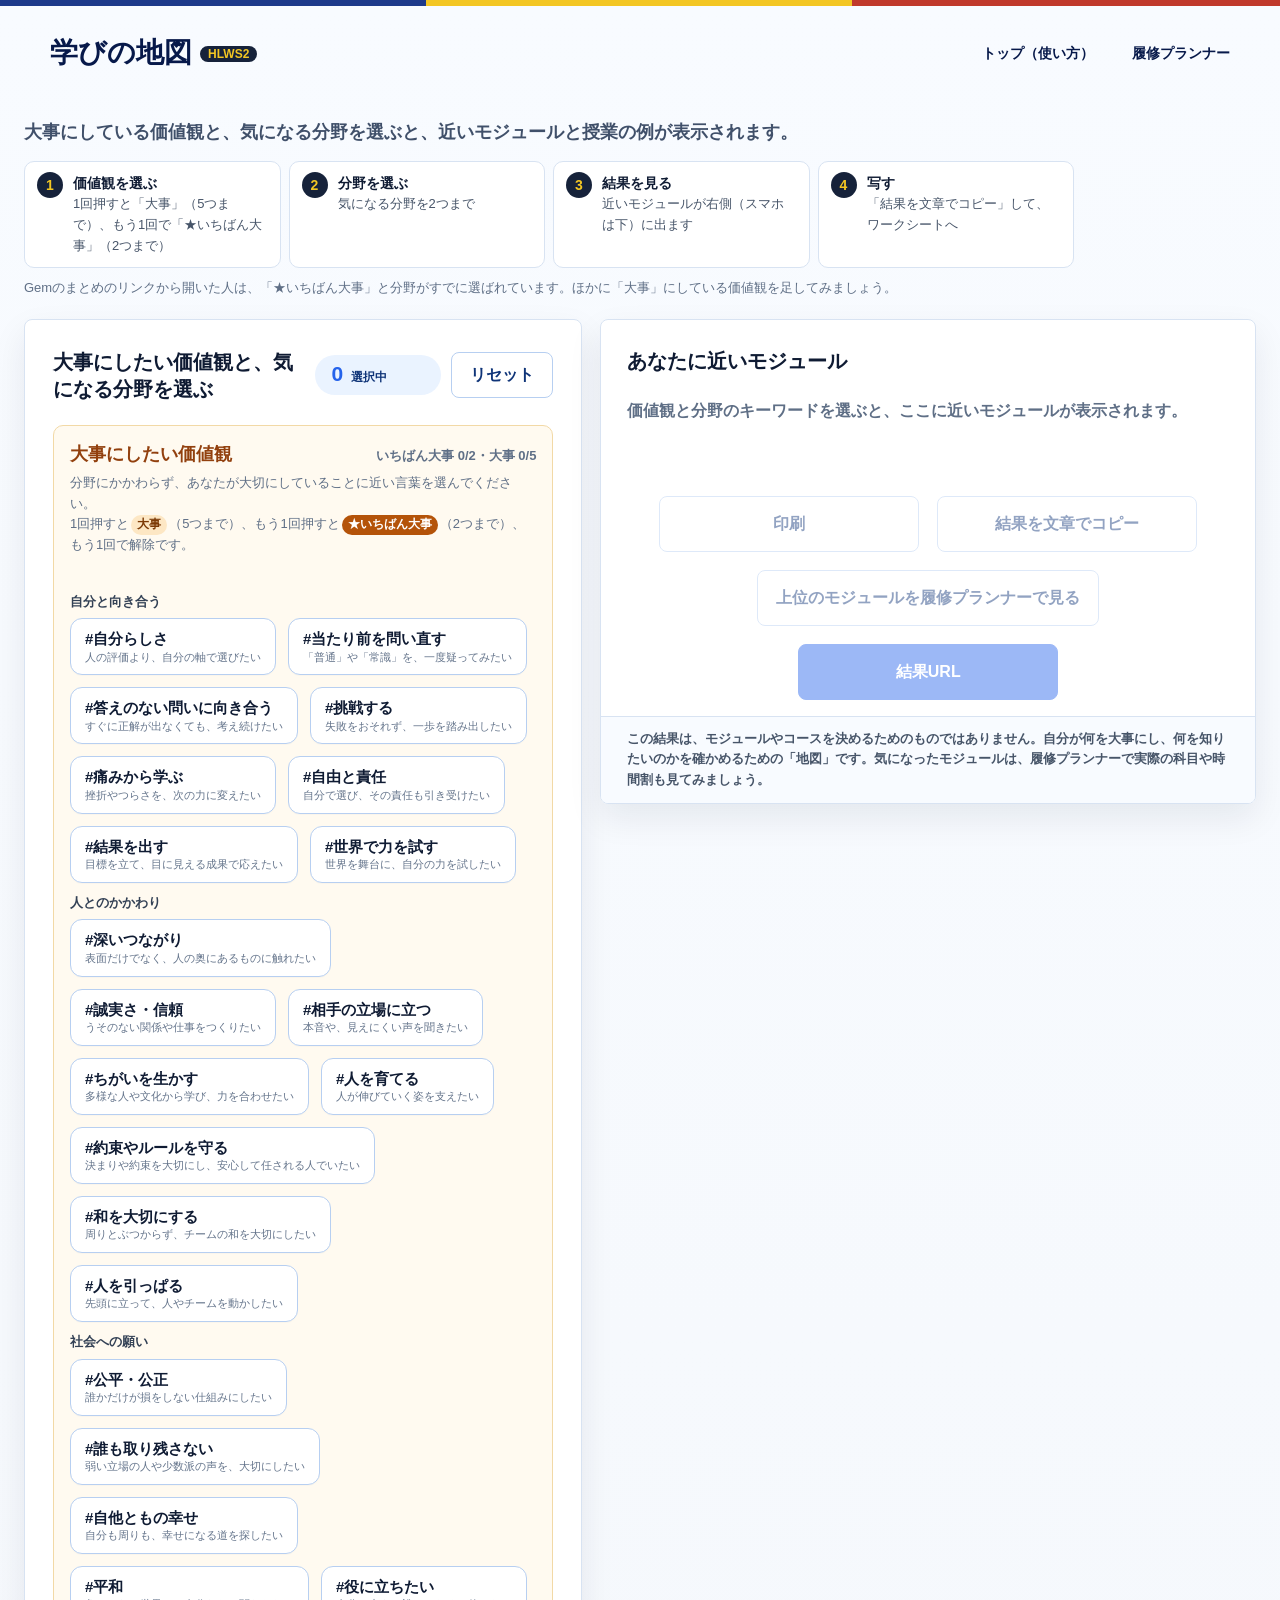
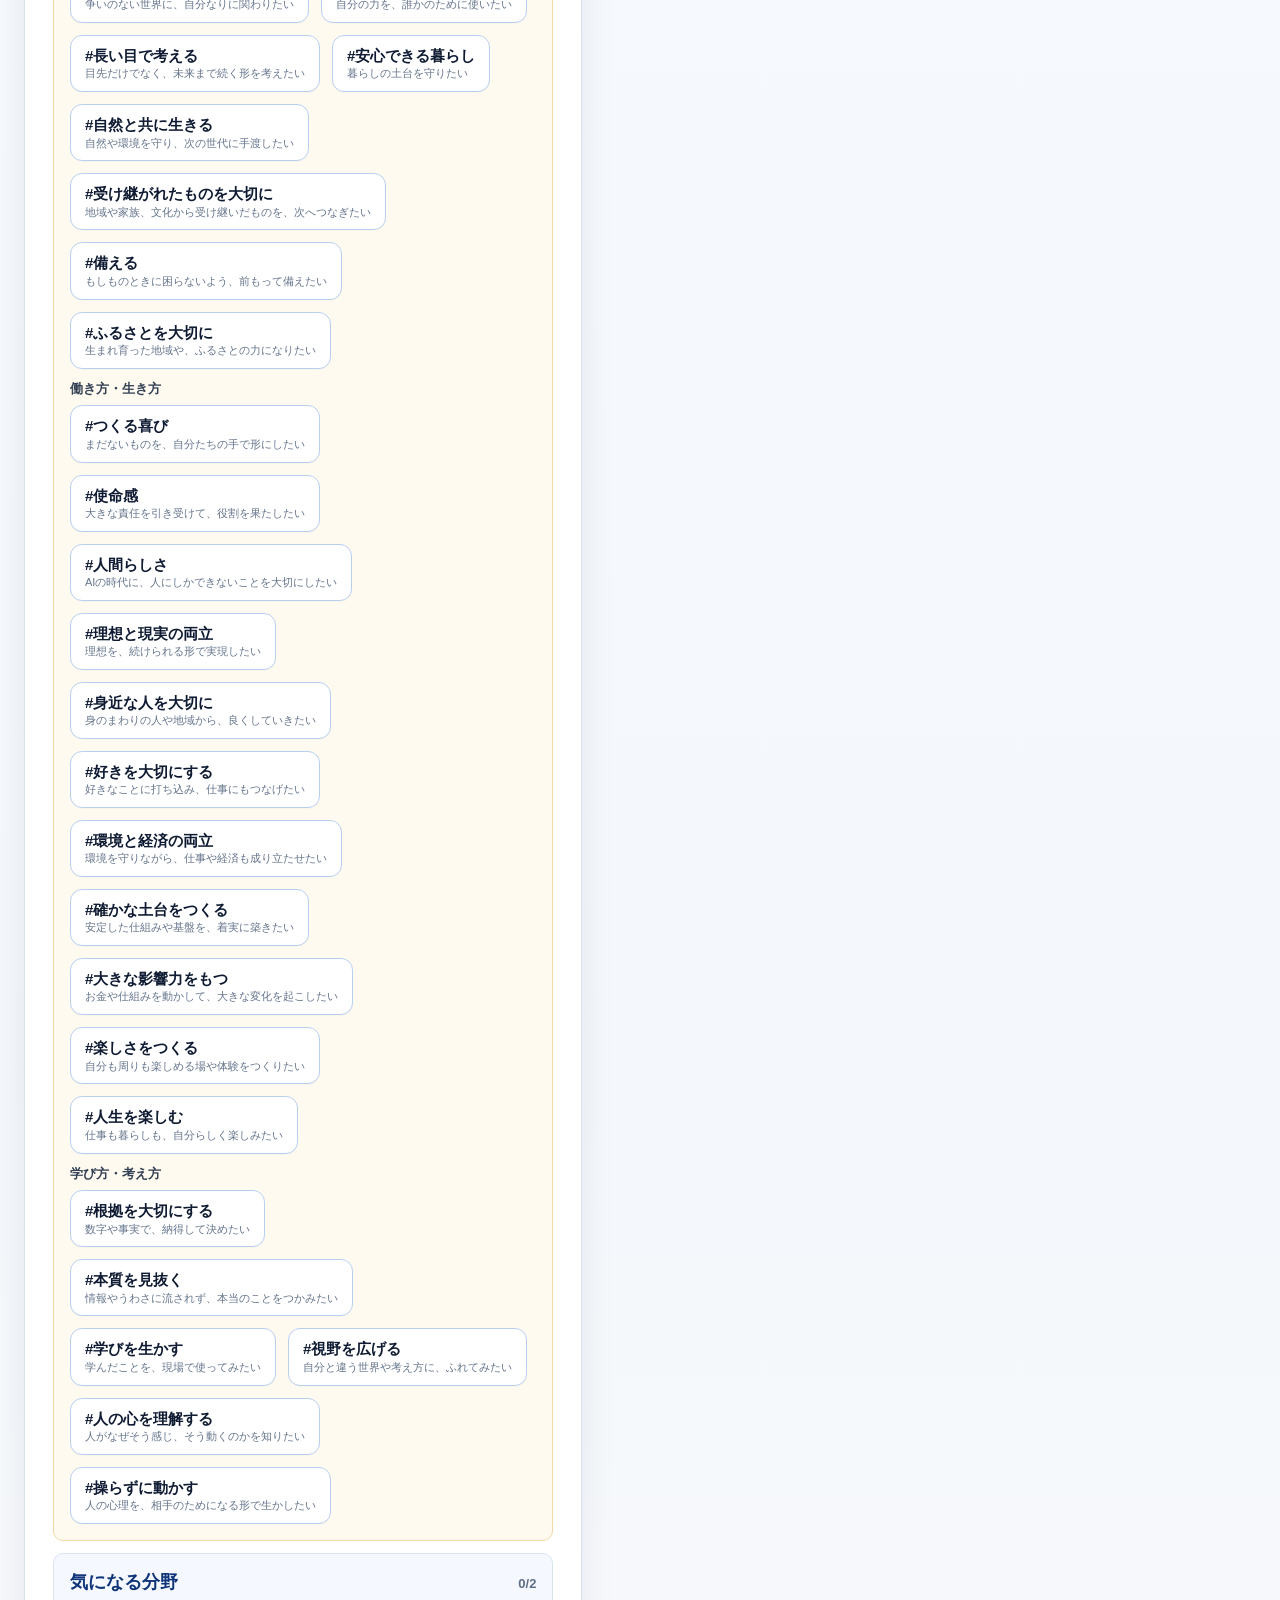
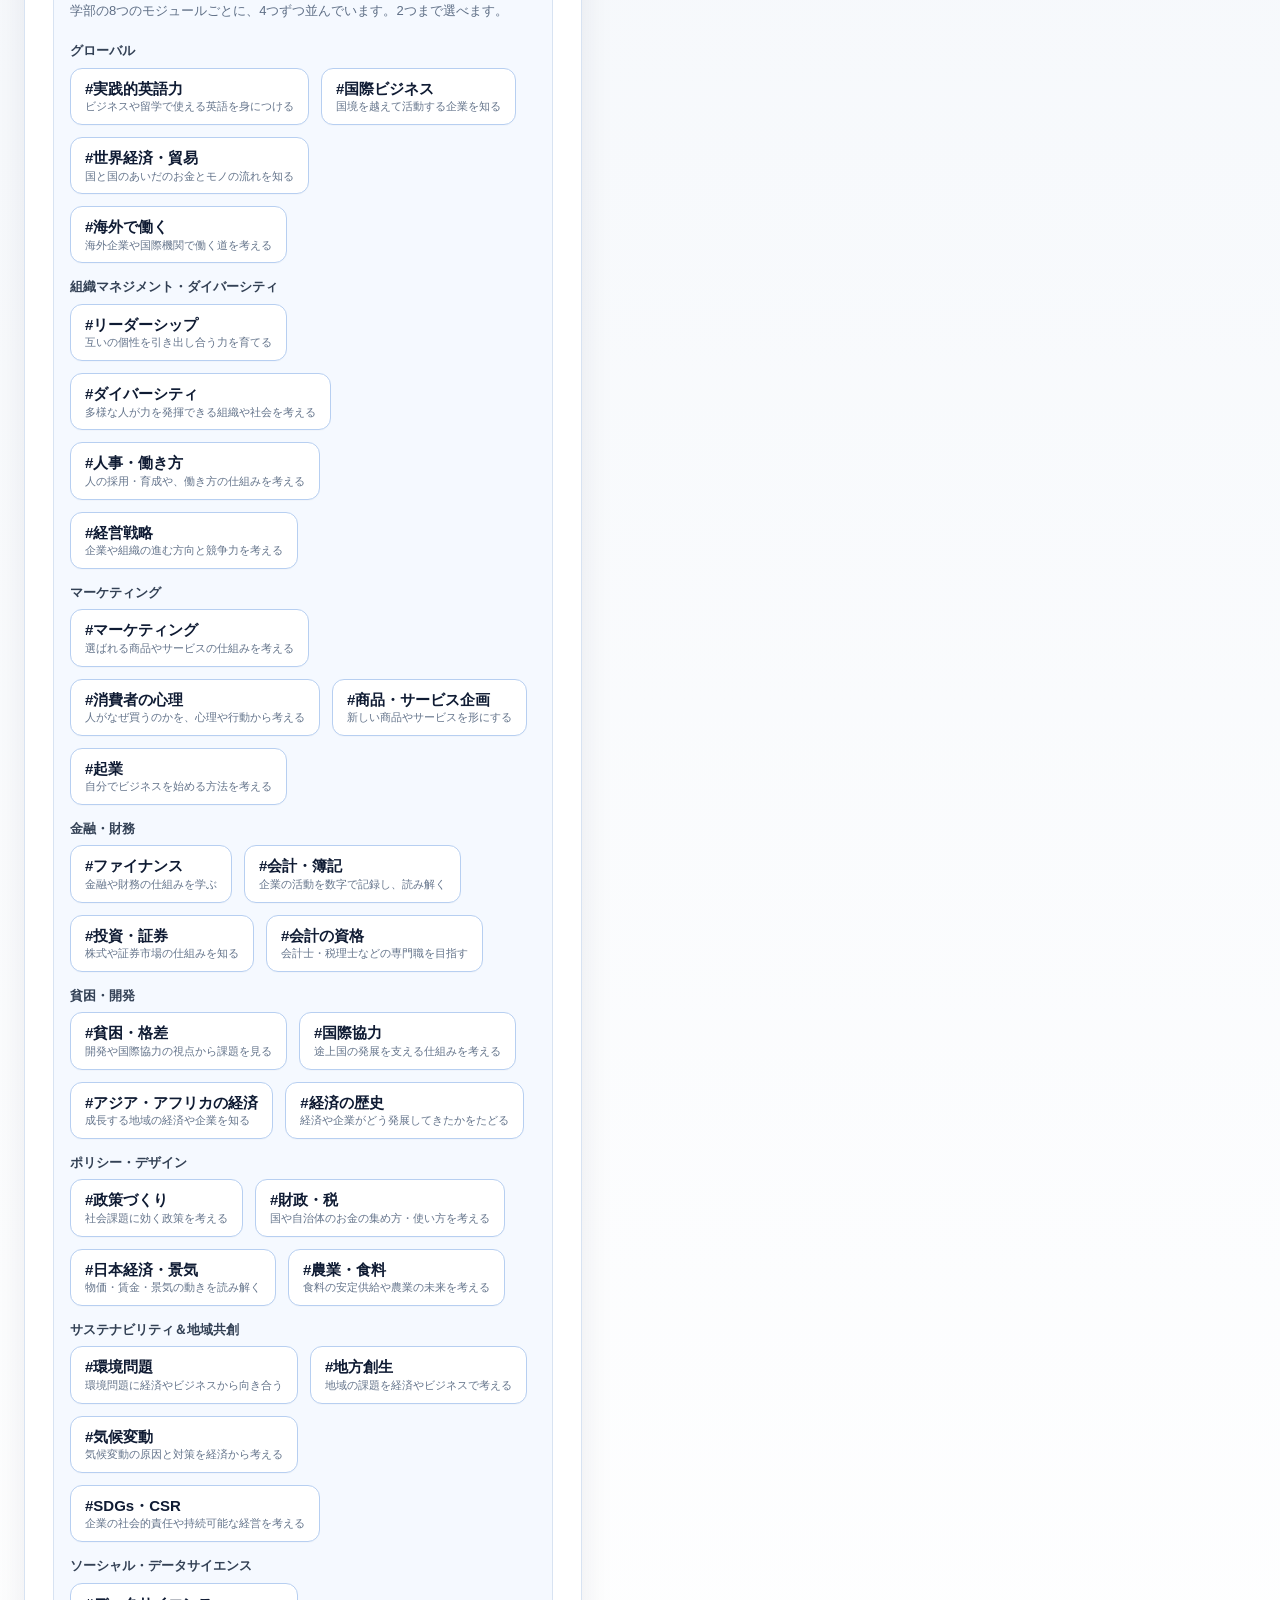
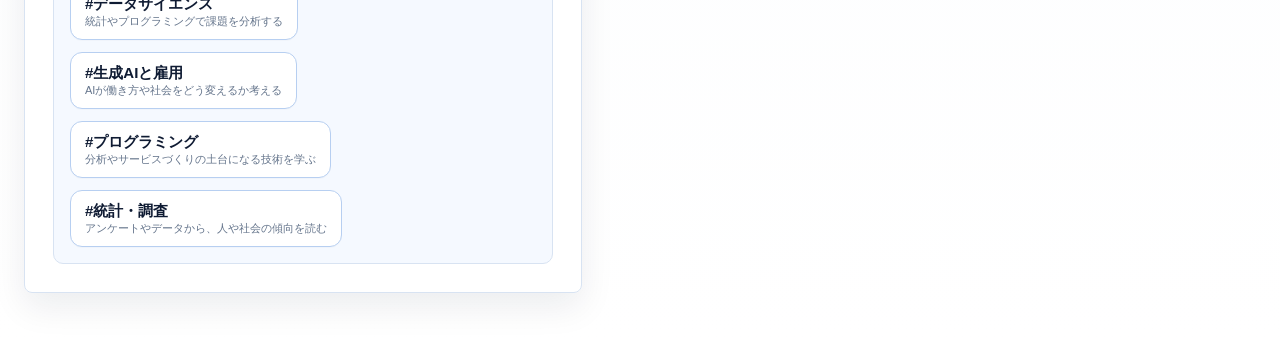
<file: keyword/index.html>
<!doctype html>
<html lang="ja"><head><meta charset="UTF-8"><meta name="viewport" content="width=device-width, initial-scale=1">
<title>学びの地図へ移動します</title>
<script>location.replace('../map/' + location.search.replace(/([?&])mode=hlws&?/, '$1').replace(/[?&]$/, '') + location.hash);</script>
</head><body><p>学びの地図に移動します。移動しないときは <a href="../map/">こちら</a> を押してください。</p></body></html>
</file>
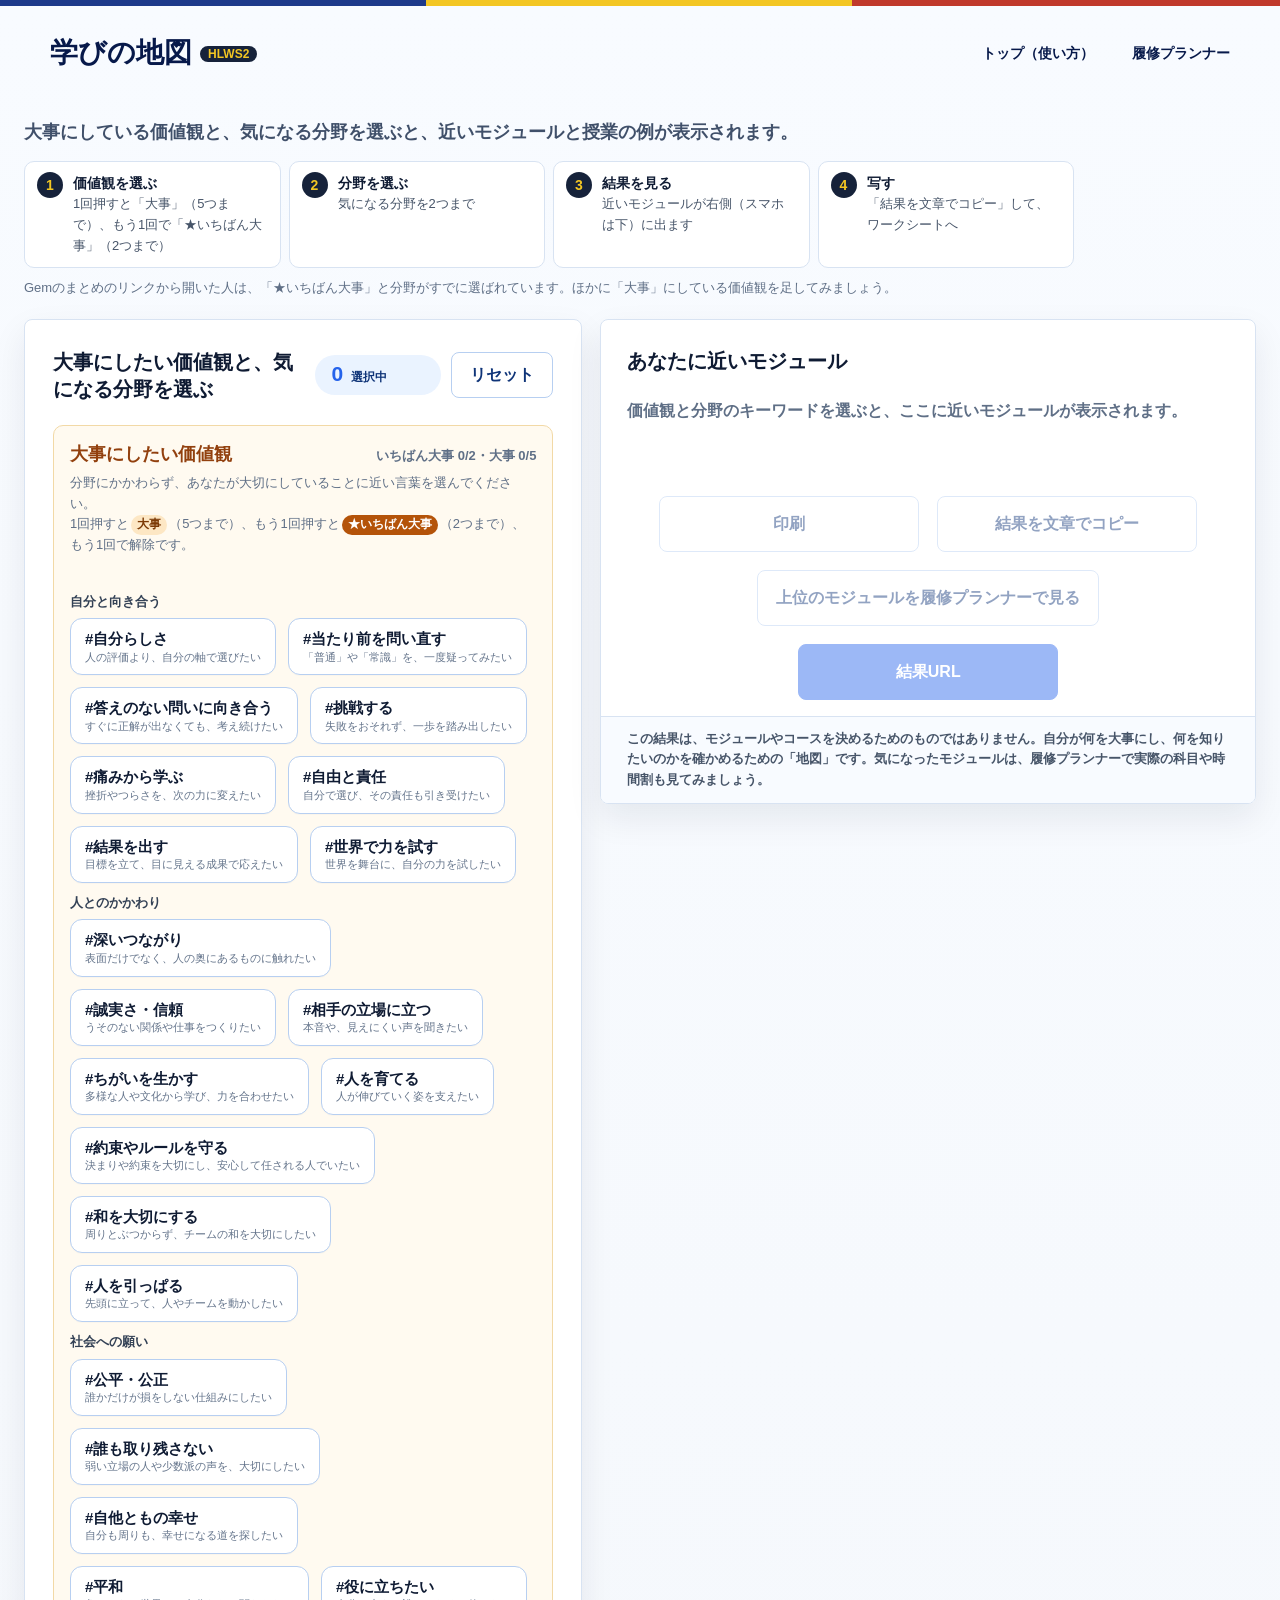
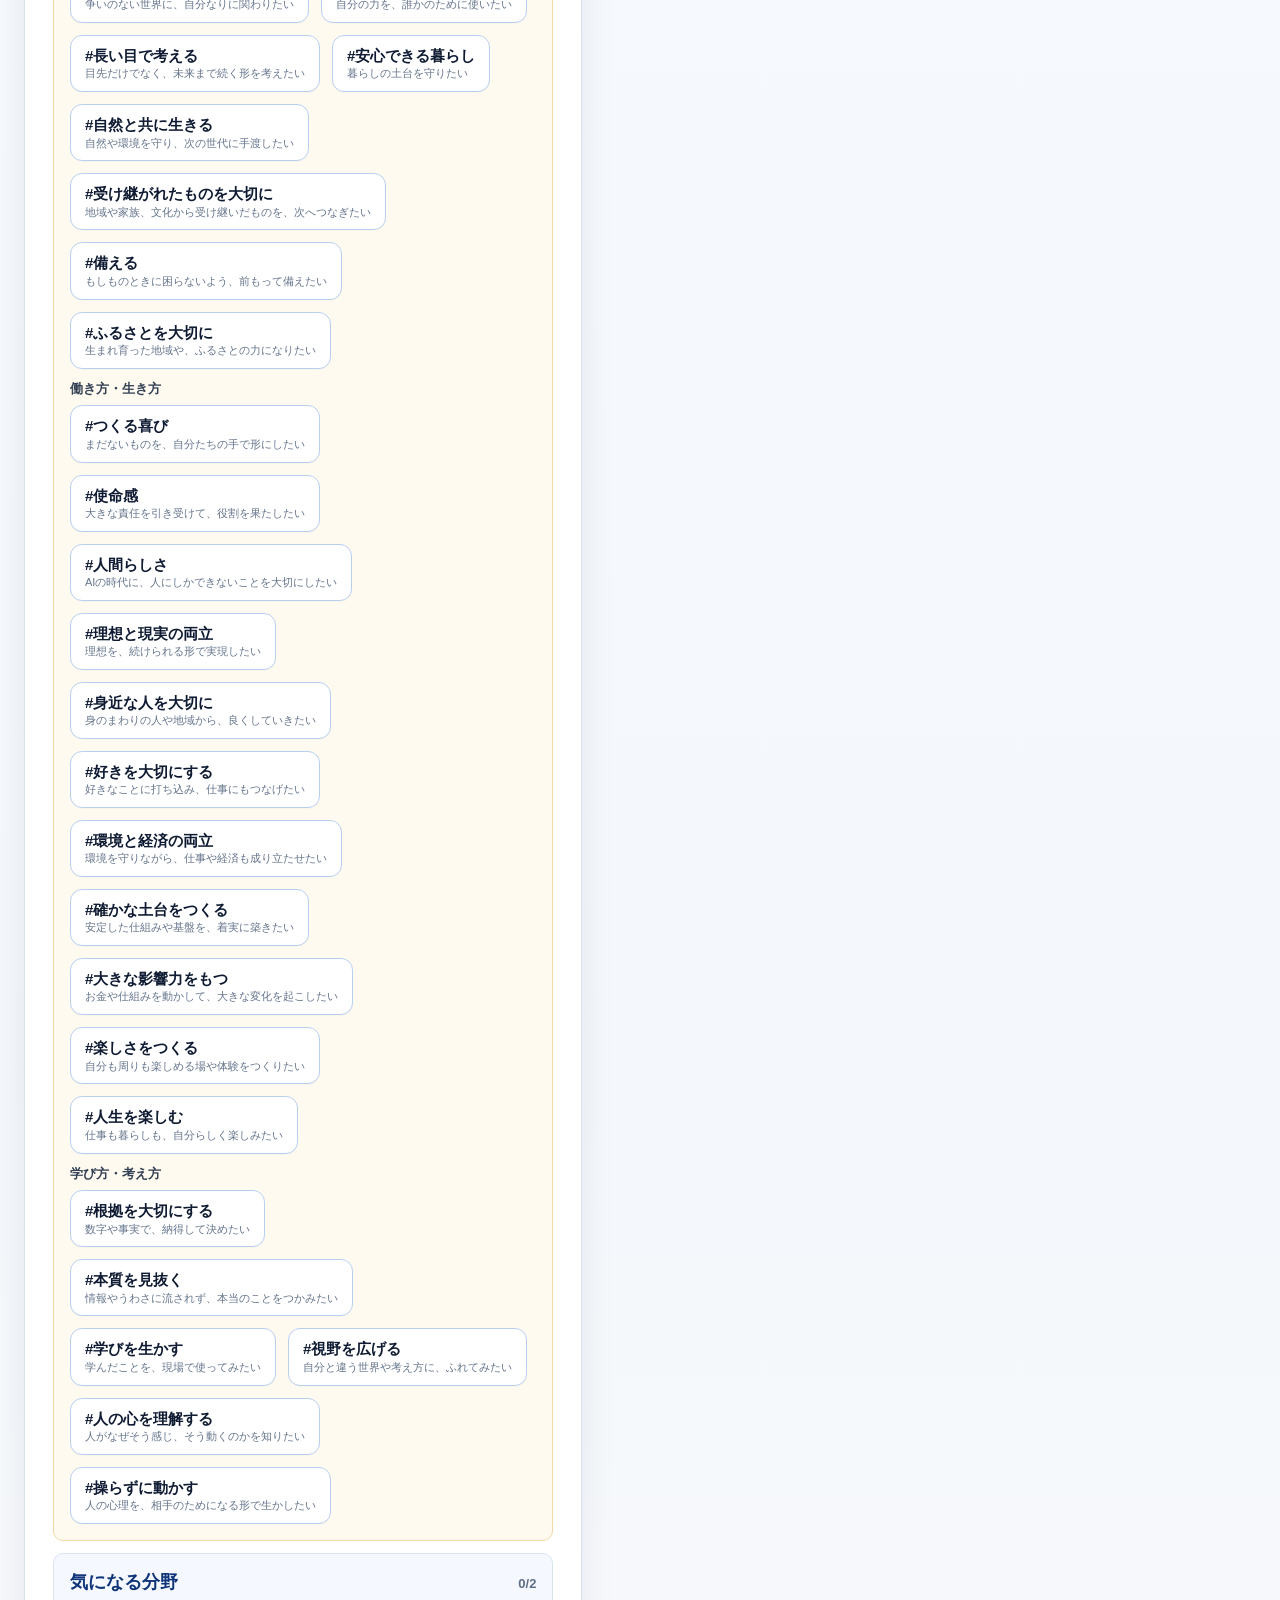
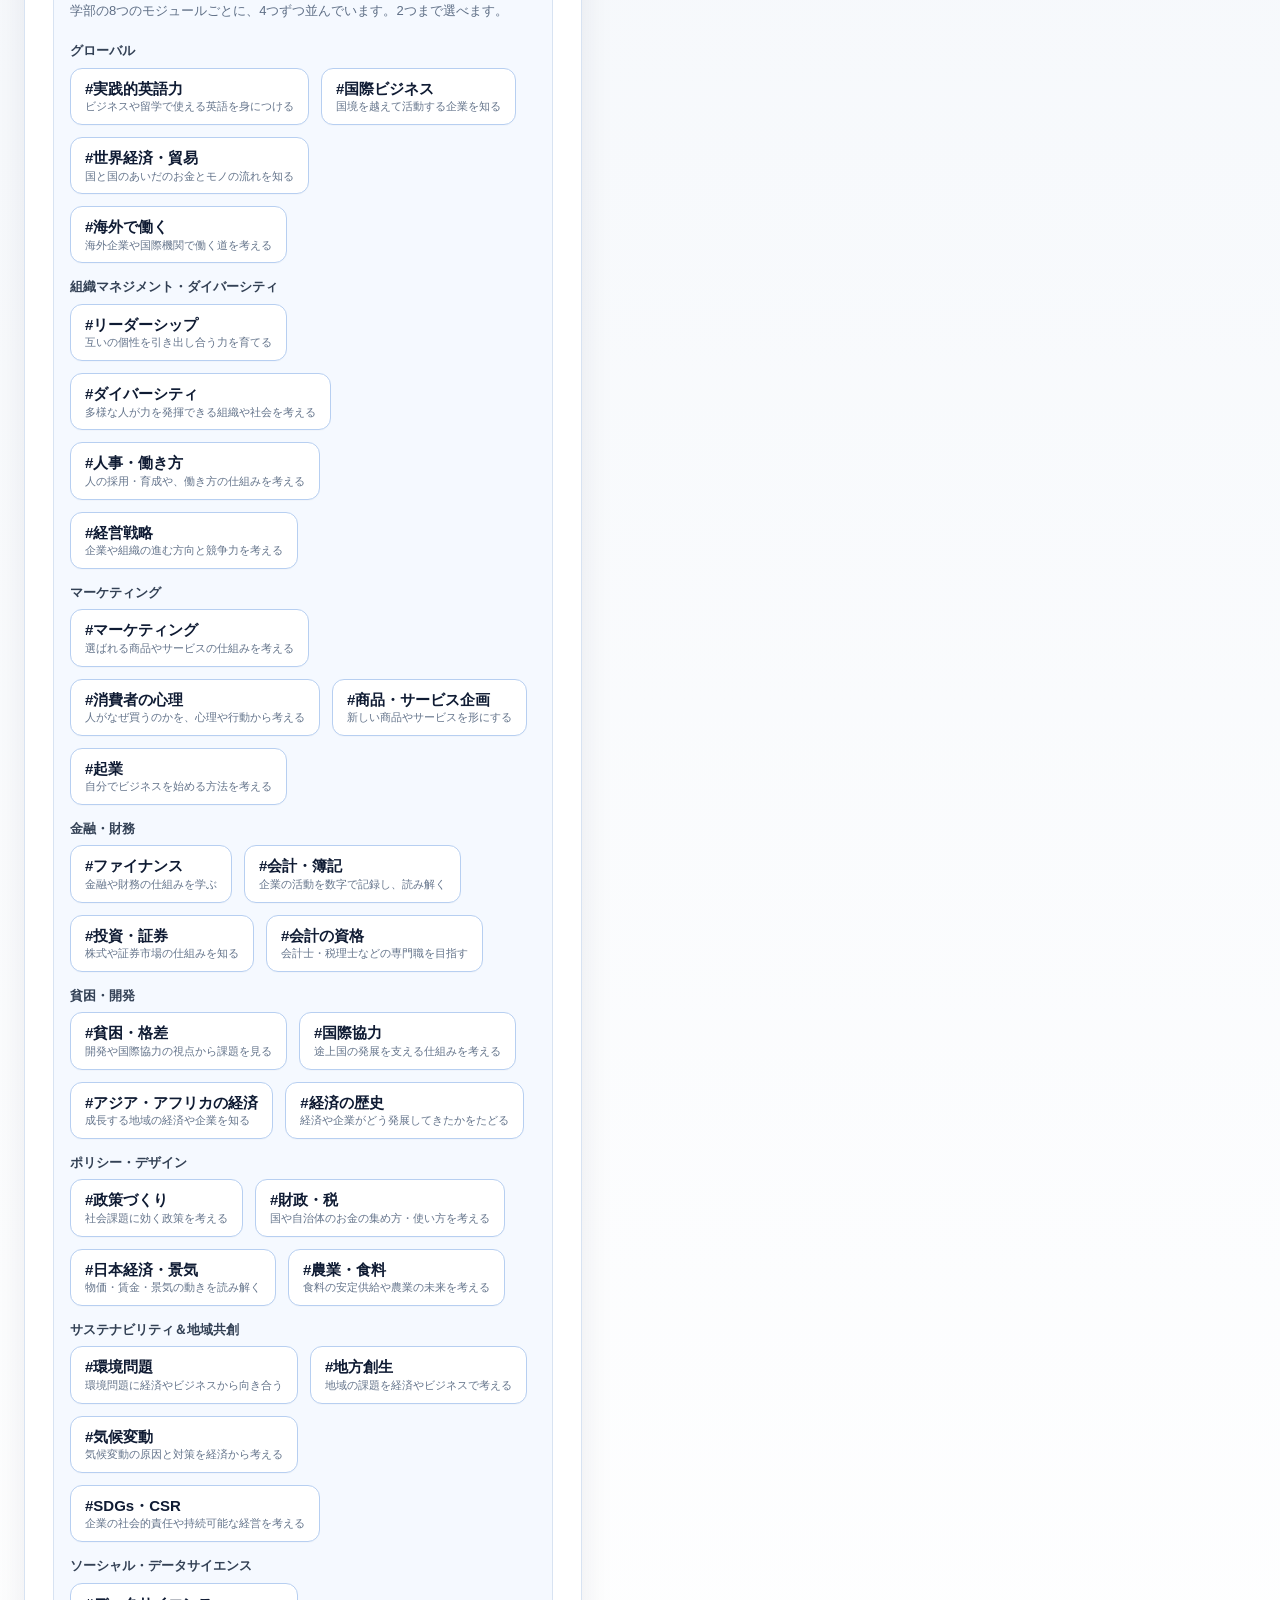
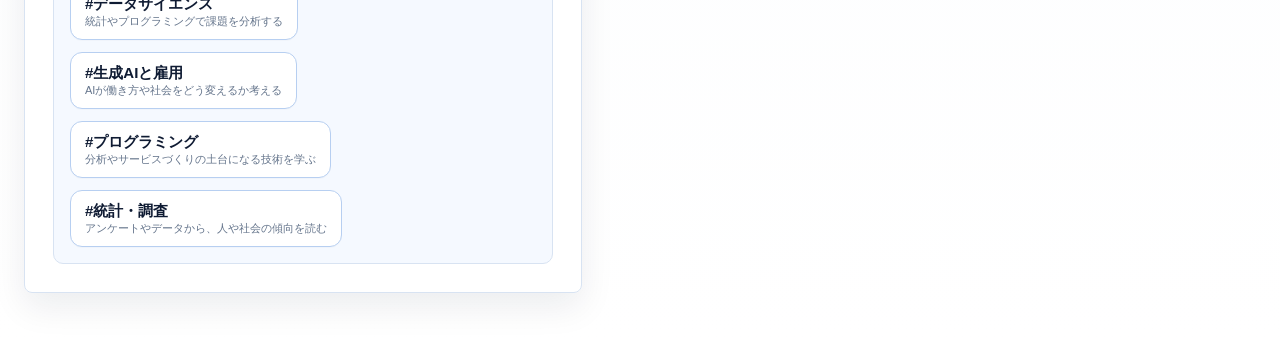
<file: map/index.html>
<!doctype html>
<html lang="ja">
  <head>
    <meta charset="UTF-8">
    <meta name="viewport" content="width=device-width, initial-scale=1">
    <title>学びの地図｜HLWS2</title>
    <meta name="description" content="大事にしている価値観と、気になる分野から、近いモジュールと授業の例を見るページです（ヒューマニスティック・リーダーシップWS2）。">
    <link rel="icon" href="../favicon.svg" type="image/svg+xml">
    <link rel="stylesheet" href="../assets/css/style.css">
  </head>
  <body class="tool-keyword mode-hlws">
    <div class="hlws-stripe" aria-hidden="true"></div>
    <header class="tool-page-header">
      <a class="tool-page-title" href="../map/" aria-label="学びの地図">
        学びの地図<small class="hlws-sub">HLWS2</small>
      </a>
      <nav class="tool-page-nav" aria-label="ページのメニュー">
        <a href="../">トップ（使い方）</a>
        <a href="../planner/">履修プランナー</a>
      </nav>
    </header>

    <main class="app">
      <section class="topbar">
        <div class="title-block">
          <p class="lead">大事にしている価値観と、気になる分野を選ぶと、近いモジュールと授業の例が表示されます。</p>
          <ol class="map-steps" aria-label="このページの使い方">
            <li><b>1</b><span><strong>価値観を選ぶ</strong>1回押すと「大事」（5つまで）、もう1回で「★いちばん大事」（2つまで）</span></li>
            <li><b>2</b><span><strong>分野を選ぶ</strong>気になる分野を2つまで</span></li>
            <li><b>3</b><span><strong>結果を見る</strong>近いモジュールが右側（スマホは下）に出ます</span></li>
            <li><b>4</b><span><strong>写す</strong>「結果を文章でコピー」して、ワークシートへ</span></li>
          </ol>
          <p class="map-gem-note">Gemのまとめのリンクから開いた人は、「★いちばん大事」と分野がすでに選ばれています。ほかに「大事」にしている価値観を足してみましょう。</p>
        </div>
      </section>

      <div class="layout">
        <section class="panel keyword-tag-panel" aria-labelledby="selector-title">
          <div class="section-head">
            <div class="section-title">
              <h2 id="selector-title">大事にしたい価値観と、気になる分野を選ぶ</h2>
            </div>
            <div class="tag-panel-actions">
              <div class="counter" aria-live="polite">
                <strong id="count">0</strong>
                <span>選択中</span>
              </div>
              <button class="ghost-button" type="button" id="resetButton">リセット</button>
            </div>
          </div>
          <div id="keywordGroups"></div>
          <p class="jump-result"><a href="#resultPanel">選び終わったら、結果を見る ↓</a></p>
        </section>

        <aside class="panel result-panel" id="resultPanel" aria-live="polite">
          <div class="result-head">
            <div class="section-title">
              <h2>あなたに近いモジュール</h2>
            </div>
            <div class="selected-list" id="selectedList"></div>
          </div>
          <div id="results" class="empty">価値観と分野のキーワードを選ぶと、ここに結果が表示されます。</div>
          <div class="actions">
            <button class="ghost-button" type="button" id="printButton" disabled>印刷</button>
            <button class="primary-button" type="button" id="shareButton" disabled>結果URL</button>
          </div>
          <div class="common" id="commonMessage"></div>
        </aside>
      </div>
    </main>

    <script>window.HLWS_ONLY = true;</script>
    <script src="../assets/js/keyword.js" defer></script>
  </body>
</html>
</file>
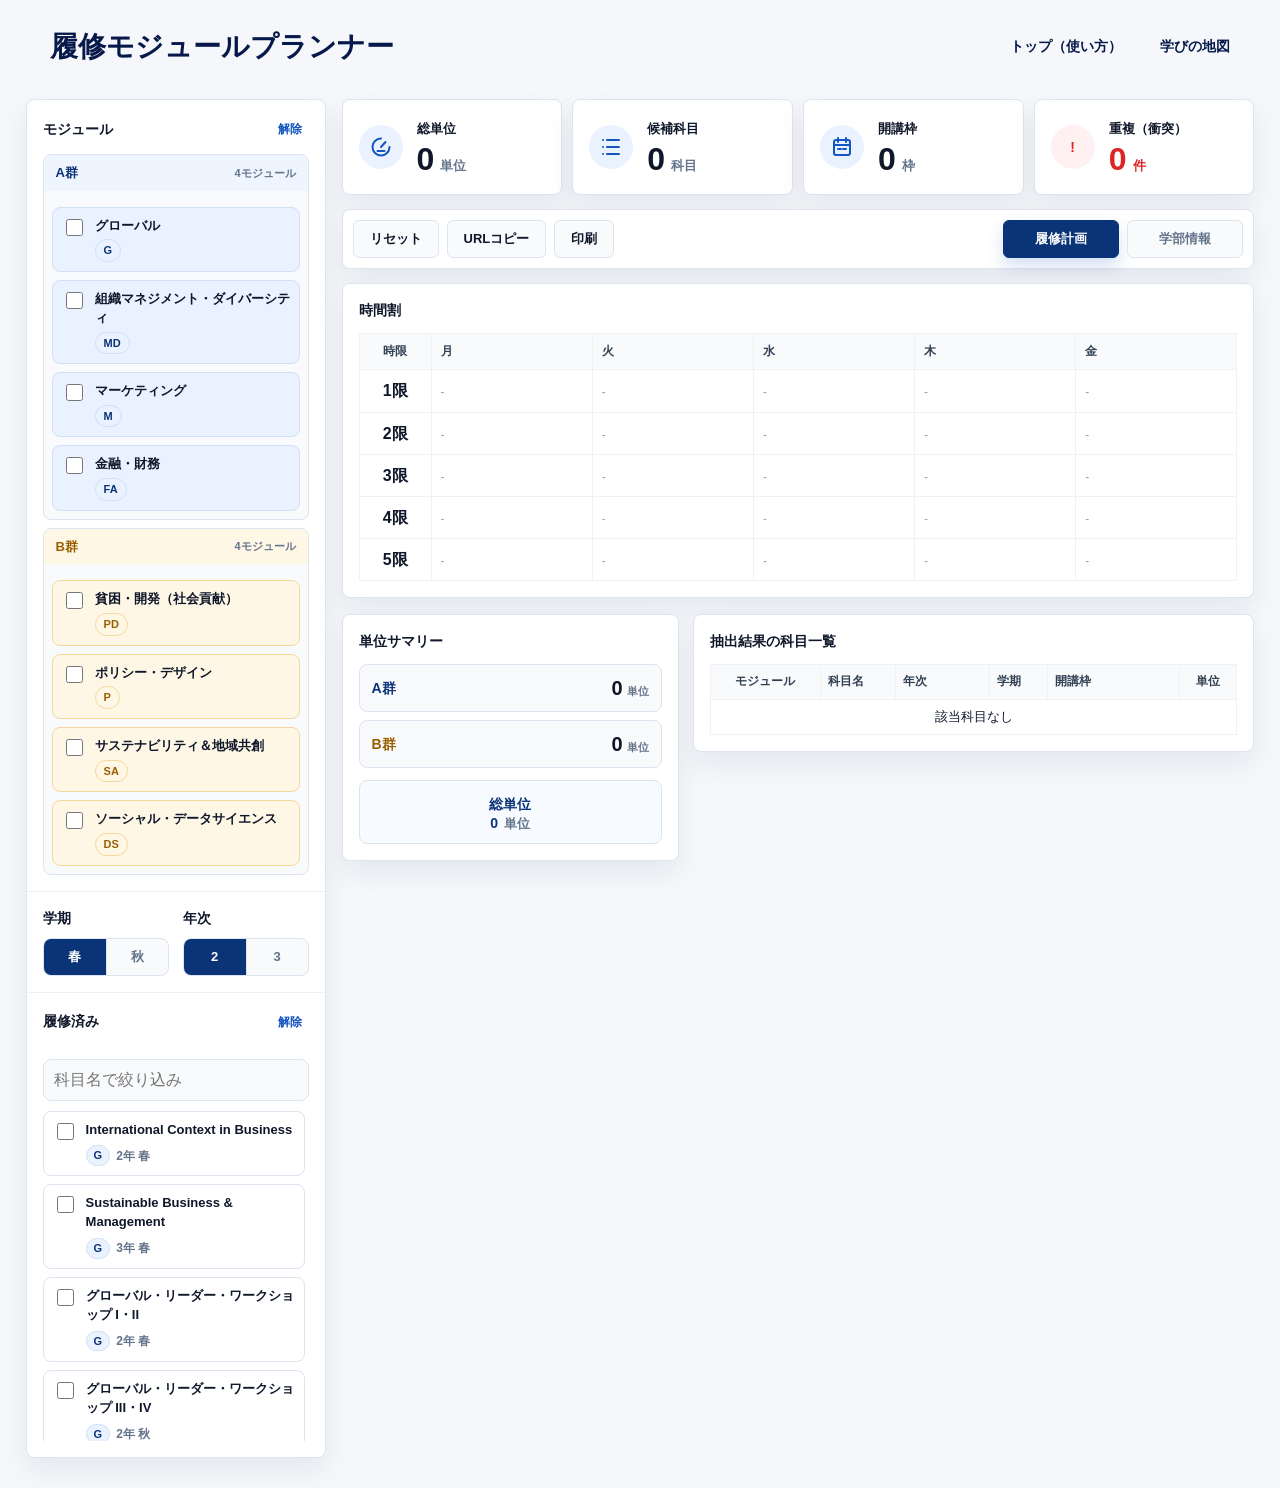
<file: planner/index.html>
<!doctype html>
<html lang="ja">
  <head>
    <meta charset="UTF-8">
    <meta name="viewport" content="width=device-width, initial-scale=1">
    <title>履修モジュールプランナー｜HLWS2</title>
    <meta name="description" content="モジュールや科目を組み合わせながら、経済経営学部での学び方や履修イメージを考えるためのページです。">
    <link rel="icon" href="../favicon.svg" type="image/svg+xml">
    <link rel="stylesheet" href="../assets/css/style.css">
  </head>
  <body class="tool-planner">
    <header class="tool-page-header">
      <a class="tool-page-title" href="../planner/" aria-label="履修モジュールプランナー">
        履修モジュールプランナー
      </a>
      <nav class="tool-page-nav" aria-label="ツールページナビ">
        <a href="../">トップ（使い方）</a>
        <a href="../map/">学びの地図</a>
      </nav>
    </header>

    <main class="app-shell">
      <aside class="control-panel" aria-label="条件">
        <section class="panel-section module-panel">
          <div class="section-heading">
            <h2>モジュール</h2>
            <button class="text-button" type="button" id="toggleAllModules">解除</button>
          </div>
          <div class="module-grid" id="moduleList"></div>
        </section>

        <section class="panel-section compact-controls filter-panel">
          <div>
            <h2>学期</h2>
            <div class="segmented" id="semesterControls">
              <label>
                <input type="radio" name="semester" value="春">
                <span>春</span>
              </label>
              <label>
                <input type="radio" name="semester" value="秋">
                <span>秋</span>
              </label>
            </div>
          </div>
          <div>
            <h2>年次</h2>
            <div class="segmented" id="yearControls">
              <label><input type="radio" name="year" value="2"><span>2</span></label>
              <label><input type="radio" name="year" value="3"><span>3</span></label>
            </div>
          </div>
        </section>

        <section class="panel-section completed-panel">
          <div class="section-heading">
            <h2>履修済み</h2>
            <button class="text-button" type="button" id="clearCompleted">解除</button>
          </div>
          <input class="search-input" type="search" id="completedSearch" placeholder="科目名で絞り込み">
          <div class="completed-list" id="completedList"></div>
        </section>
      </aside>

      <section class="workspace">
        <div class="dashboard-grid">
          <section class="main-panel">
            <section class="metrics-grid" aria-live="polite">
              <article class="metric-card">
                <span class="metric-icon" aria-hidden="true">
                  <svg viewBox="0 0 24 24" focusable="false">
                    <path d="M12 3.5a8.5 8.5 0 1 0 8.5 8.5"></path>
                    <path d="M12 12l4.5-5"></path>
                    <path d="M8.5 16h7"></path>
                  </svg>
                </span>
                <div>
                  <span class="metric-label">総単位</span>
                  <strong><span id="headerTotal">0</span><small>単位</small></strong>
                </div>
              </article>
              <article class="metric-card">
                <span class="metric-icon" aria-hidden="true">
                  <svg viewBox="0 0 24 24" focusable="false">
                    <path d="M8 5h12"></path>
                    <path d="M8 12h12"></path>
                    <path d="M8 19h12"></path>
                    <path d="M4 5h.01"></path>
                    <path d="M4 12h.01"></path>
                    <path d="M4 19h.01"></path>
                  </svg>
                </span>
                <div>
                  <span class="metric-label">候補科目</span>
                  <strong><span id="headerCourses">0</span><small>科目</small></strong>
                </div>
              </article>
              <article class="metric-card">
                <span class="metric-icon" aria-hidden="true">
                  <svg viewBox="0 0 24 24" focusable="false">
                    <rect x="4" y="5" width="16" height="15" rx="2"></rect>
                    <path d="M8 3v4"></path>
                    <path d="M16 3v4"></path>
                    <path d="M4 10h16"></path>
                    <path d="M8 14h3"></path>
                    <path d="M13 14h3"></path>
                  </svg>
                </span>
                <div>
                  <span class="metric-label">開講枠</span>
                  <strong><span id="slotCount">0</span><small>枠</small></strong>
                </div>
              </article>
              <article class="metric-card metric-card-danger">
                <span class="metric-icon" aria-hidden="true">!</span>
                <div>
                  <span class="metric-label">重複（衝突）</span>
                  <strong><span id="conflictCount">0</span><small>件</small></strong>
                </div>
              </article>
            </section>

            <div class="toolbar-row">
              <section class="action-row planner-actions" aria-label="操作">
                <button type="button" class="secondary-button" id="resetButton">リセット</button>
                <button type="button" class="secondary-button" id="copyButton">URLコピー</button>
                <button type="button" class="secondary-button" id="printButton">印刷</button>
              </section>

              <nav class="tabs" aria-label="表示切替">
                <button type="button" class="tab-button active" data-tab="plan">履修計画</button>
                <button type="button" class="tab-button" data-tab="faculty">学部情報</button>
              </nav>
            </div>

            <section class="tab-panel" id="planPanel">
              <div class="alerts" id="alertList" aria-live="polite"></div>

              <section class="content-section schedule-section">
                <div class="section-heading">
                  <h2>時間割</h2>
                </div>
                <div class="table-scroll">
                  <table class="schedule-table" id="scheduleTable"></table>
                </div>
              </section>
            </section>

            <section class="tab-panel hidden" id="facultyPanel">
              <div class="faculty-grid" id="facultyInfo"></div>
            </section>
          </section>

          <aside class="insight-panel" aria-label="サマリーと抽出結果">
            <section class="content-section summary-card">
              <div class="section-heading">
                <h2>単位サマリー</h2>
              </div>
              <div class="summary-grid" id="summaryGrid"></div>
              <div class="total-box">
                <span>総単位</span>
                <strong><span id="totalCredits">0</span><small>単位</small></strong>
              </div>
            </section>

            <section class="content-section result-card">
              <div class="section-heading">
                <h2>抽出結果の科目一覧</h2>
              </div>
              <div class="table-scroll">
                <table class="result-table">
                  <thead>
                    <tr>
                      <th>モジュール</th>
                      <th>科目名</th>
                      <th>年次</th>
                      <th>学期</th>
                      <th>開講枠</th>
                      <th>単位</th>
                    </tr>
                  </thead>
                  <tbody id="resultBody"></tbody>
                </table>
              </div>
            </section>
          </aside>
        </div>
      </section>
    </main>

    
  
    <script src="../assets/js/planner.js" defer></script>
  </body>
</html>
</file>
<file: assets/css/style.css>
/* Home page */
body.tool-home {
    --home-navy: #07194a;
    --home-blue: #0968df;
    --home-cyan: #12b9c5;
    --home-teal: #00aaa4;
    --home-amber: #f5aa00;
    --home-cream: #fff7df;
    --home-line: #d9e8f8;
    --home-muted: #56657b;
    --home-shadow: 0 18px 44px rgba(7, 25, 74, 0.14);
    min-height: 100vh;
    margin: 0;
    background: linear-gradient(180deg, #ffffff 0%, #f5fbff 56%, #eaf8ff 100%);
    color: var(--home-navy);
    font-family: -apple-system, BlinkMacSystemFont, "Segoe UI", "Noto Sans JP", sans-serif;
    line-height: 1.6;
    overflow-x: hidden;
  }
body.tool-home * {
    box-sizing: border-box;
  }
body.tool-home a {
    color: inherit;
    text-decoration: none;
  }
body.tool-home .home-topbar {
    display: flex;
    align-items: center;
    justify-content: space-between;
    gap: 28px;
    width: min(1180px, calc(100% - 32px));
    margin: 0 auto;
    padding: 28px 0 18px;
  }
body.tool-home .home-brand {
    display: flex;
    align-items: center;
    gap: 12px;
    min-width: 0;
  }
body.tool-home .brand-symbol {
    position: relative;
    display: inline-block;
    width: 44px;
    height: 44px;
    flex: 0 0 auto;
  }
body.tool-home .brand-symbol::before,
body.tool-home .brand-symbol::after {
    content: "";
    position: absolute;
    left: 18px;
    bottom: 4px;
    width: 9px;
    height: 36px;
    border-radius: 12px 12px 2px 2px;
    background: linear-gradient(180deg, #0c6ae8, #0649b0);
    transform-origin: bottom center;
  }
body.tool-home .brand-symbol::before {
    transform: rotate(-34deg);
    box-shadow:
      -12px 8px 0 -2px #0c6ae8,
      12px 8px 0 -2px #0c6ae8;
  }
body.tool-home .brand-symbol::after {
    transform: rotate(34deg);
  }
body.tool-home .home-brand strong {
    display: block;
    overflow-wrap: anywhere;
    font-size: clamp(18px, 2.2vw, 28px);
    line-height: 1.2;
    letter-spacing: 0;
  }
body.tool-home .home-brand small {
    display: block;
    margin-top: 2px;
    color: var(--home-blue);
    font-size: 12px;
    font-weight: 800;
    letter-spacing: 0;
  }
body.tool-home .home-links {
    display: flex;
    align-items: center;
    gap: clamp(14px, 3vw, 38px);
    color: var(--home-navy);
    font-size: 14px;
    font-weight: 800;
    white-space: nowrap;
  }
body.tool-home .home-links a {
    padding: 8px 0;
  }
body.tool-home .home-shell {
    width: min(1180px, calc(100% - 32px));
    margin: 0 auto;
    padding: 0 0 38px;
  }
body.tool-home .home-hero {
    position: relative;
    display: grid;
    grid-template-columns: minmax(0, 1.02fr) minmax(360px, .98fr);
    align-items: center;
    gap: 28px;
    min-height: 500px;
    padding: 34px 0 82px;
  }
body.tool-home .home-hero::before {
    content: "";
    position: absolute;
    pointer-events: none;
    z-index: -1;
    width: 128px;
    height: 128px;
    left: -56px;
    bottom: 74px;
    border-radius: 50%;
    background: radial-gradient(circle at 32% 32%, #fff2a5 0 24%, #ffd75b 25% 58%, transparent 59%);
    opacity: .86;
  }
body.tool-home .home-kicker {
    position: relative;
    display: inline-flex;
    align-items: center;
    gap: 10px;
    margin: 0 0 16px;
    color: var(--home-blue);
    font-size: 15px;
    font-weight: 900;
    letter-spacing: 0;
  }
body.tool-home .home-kicker::before,
body.tool-home .home-kicker::after {
    content: "";
    width: 16px;
    height: 2px;
    border-radius: 999px;
    background: var(--home-blue);
    transform: rotate(62deg);
  }
body.tool-home .home-kicker::after {
    transform: rotate(-62deg);
  }
body.tool-home h1 {
    max-width: 620px;
    margin: 0;
    font-size: clamp(34px, 5.2vw, 58px);
    line-height: 1.34;
    letter-spacing: 0;
  }
body.tool-home .hero-lead {
    max-width: 560px;
    margin: 24px 0 0;
    color: #192a55;
    font-size: clamp(16px, 1.8vw, 20px);
    font-weight: 800;
  }
body.tool-home .hero-visual {
    position: relative;
    min-height: 420px;
  }
body.tool-home .campus-card {
    position: absolute;
    inset: 28px 0 0;
    overflow: hidden;
    border-radius: 56px 0 0 56px;
    background:
      linear-gradient(155deg, rgba(255,255,255,.8) 0 28%, rgba(141,220,255,.72) 29% 100%),
      linear-gradient(180deg, #d8f5ff 0%, #ffffff 100%);
    box-shadow: 0 22px 58px rgba(13, 111, 218, .18);
  }
body.tool-home .campus-sky {
    position: absolute;
    inset: 0;
    background:
      radial-gradient(circle at 30% 20%, #fff 0 6%, transparent 7%),
      radial-gradient(circle at 42% 18%, #fff 0 9%, transparent 10%),
      radial-gradient(circle at 58% 21%, #fff 0 6%, transparent 7%),
      linear-gradient(180deg, #bff0ff 0%, transparent 52%);
  }
body.tool-home .campus-building {
    position: absolute;
    right: 72px;
    top: 86px;
    display: grid;
    grid-template-columns: repeat(4, 34px);
    gap: 8px;
    width: 184px;
    min-height: 146px;
    border: 8px solid rgba(255,255,255,.8);
    border-radius: 8px;
    padding: 18px;
    background: linear-gradient(160deg, #50b6f7, #0a75d8);
    transform: perspective(500px) rotateY(-8deg);
  }
body.tool-home .campus-building span {
    min-height: 22px;
    border-radius: 3px;
    background: rgba(255,255,255,.68);
  }
body.tool-home .student-row {
    position: absolute;
    right: 40px;
    bottom: 46px;
    display: flex;
    align-items: end;
    gap: 14px;
  }
body.tool-home .student-row span {
    display: block;
    width: 64px;
    height: 140px;
    border-radius: 36px 36px 16px 16px;
    background:
      radial-gradient(circle at 50% 24px, #ffe0c2 0 20px, transparent 21px),
      linear-gradient(180deg, #ffd43d 0 42%, #1275df 43% 100%);
    box-shadow: 0 12px 20px rgba(7, 25, 74, .12);
  }
body.tool-home .student-row span:nth-child(2) {
    height: 172px;
    background:
      radial-gradient(circle at 50% 24px, #ffe0c2 0 20px, transparent 21px),
      linear-gradient(180deg, #10a6d8 0 42%, #0b56b3 43% 100%);
  }
body.tool-home .student-row span:nth-child(3) {
    height: 152px;
    background:
      radial-gradient(circle at 50% 24px, #ffe0c2 0 20px, transparent 21px),
      linear-gradient(180deg, #ffffff 0 42%, #1a64c8 43% 100%);
  }
body.tool-home .visual-ribbon {
    position: absolute;
    right: -40px;
    bottom: 12px;
    width: 420px;
    height: 92px;
    border-radius: 999px;
    transform: rotate(-18deg);
  }
body.tool-home .visual-ribbon.blue {
    background: linear-gradient(90deg, #32beff, #006ae8);
  }
body.tool-home .visual-ribbon.yellow {
    bottom: -18px;
    height: 38px;
    background: #ffd64f;
  }
body.tool-home .tool-cards {
    position: relative;
    z-index: 1;
    display: grid;
    grid-template-columns: repeat(3, minmax(0, 1fr));
    gap: 22px;
    margin-top: -50px;
  }
body.tool-home .tool-card {
    position: relative;
    display: grid;
    justify-items: center;
    gap: 12px;
    min-height: 326px;
    overflow: hidden;
    border: 1px solid #e7eef8;
    border-radius: 24px;
    padding: 30px 28px 26px;
    background:
      radial-gradient(circle at 12% 12%, rgba(33, 213, 214, .12), transparent 30%),
      radial-gradient(circle at 85% 20%, rgba(9, 104, 223, .1), transparent 28%),
      #ffffff;
    box-shadow: var(--home-shadow);
    text-align: center;
    transition: transform 160ms ease, box-shadow 160ms ease;
  }
body.tool-home .tool-card:hover {
    transform: translateY(-4px);
    box-shadow: 0 24px 54px rgba(7, 25, 74, .18);
  }
body.tool-home .tool-badge {
    position: absolute;
    top: 24px;
    right: 24px;
    border-radius: 999px;
    padding: 5px 12px;
    background: var(--home-teal);
    color: #fff;
    font-size: 12px;
    font-weight: 900;
  }
body.tool-home .tool-icon {
    display: grid;
    place-items: center;
    width: 92px;
    height: 92px;
    border-radius: 50%;
    color: #fff;
    box-shadow: 0 16px 28px rgba(7, 25, 74, .18);
  }
body.tool-home .tool-icon svg {
    width: 54px;
    height: 54px;
    fill: none;
    stroke: currentColor;
    stroke-width: 4;
    stroke-linecap: round;
    stroke-linejoin: round;
  }
body.tool-home .tool-card.teal .tool-icon,
body.tool-home .tool-card.teal em {
    background: linear-gradient(135deg, #16ceb5, #00a6a2);
  }
body.tool-home .tool-card.blue .tool-icon,
body.tool-home .tool-card.blue em {
    background: linear-gradient(135deg, #3999ff, #0067e6);
  }
body.tool-home .tool-card.amber .tool-icon,
body.tool-home .tool-card.amber em {
    background: linear-gradient(135deg, #ffc928, #f0a000);
  }
body.tool-home .tool-card strong {
    display: block;
    color: var(--home-blue);
    font-size: clamp(24px, 2.6vw, 30px);
    line-height: 1.2;
    letter-spacing: 0;
  }
body.tool-home .tool-card.teal strong {
    color: #00a39d;
  }
body.tool-home .tool-card.amber strong {
    color: #ee9700;
    font-size: clamp(18px, 2.1vw, 26px);
    white-space: nowrap;
  }
body.tool-home .tool-card > span:not(.tool-icon):not(.tool-badge) {
    color: #16254e;
    font-size: 14px;
    font-weight: 700;
  }
body.tool-home .tool-card em {
    display: inline-flex;
    align-items: center;
    justify-content: center;
    width: min(100%, 256px);
    min-height: 48px;
    margin-top: auto;
    border-radius: 999px;
    color: #fff;
    font-style: normal;
    font-weight: 900;
    box-shadow: 0 10px 20px rgba(7, 25, 74, .14);
  }
body.tool-home .tool-card em::after {
    content: ">";
    margin-left: 12px;
  }
body.tool-home .home-steps {
    margin: 58px calc(50% - 50vw) 0;
    padding: 48px max(16px, calc((100vw - 1180px) / 2)) 58px;
    background:
      radial-gradient(circle at 9% 20%, rgba(9,104,223,.12), transparent 13%),
      radial-gradient(circle at 91% 24%, rgba(245,170,0,.14), transparent 12%),
      linear-gradient(180deg, #effbff 0%, #e8f8ff 100%);
  }
body.tool-home .home-steps h2 {
    margin: 0 0 28px;
    text-align: center;
    font-size: clamp(24px, 3.4vw, 34px);
    line-height: 1.35;
    letter-spacing: 0;
  }
body.tool-home .step-grid {
    display: grid;
    grid-template-columns: repeat(3, minmax(0, 1fr));
    gap: 18px;
  }
body.tool-home .step-grid article {
    min-height: 176px;
    border: 1px solid #d9edff;
    border-radius: 20px;
    padding: 24px;
    background: rgba(255,255,255,.84);
    box-shadow: 0 14px 32px rgba(7, 25, 74, .08);
  }
body.tool-home .step-grid span {
    display: inline-grid;
    place-items: center;
    width: 66px;
    height: 66px;
    border-radius: 50%;
    color: #fff;
    font-size: 13px;
    font-weight: 900;
    line-height: 1.1;
  }
body.tool-home .step-grid article:nth-child(1) span {
    background: linear-gradient(135deg, #16ceb5, #00a6a2);
  }
body.tool-home .step-grid article:nth-child(2) span {
    background: linear-gradient(135deg, #3999ff, #0067e6);
  }
body.tool-home .step-grid article:nth-child(3) span {
    background: linear-gradient(135deg, #ffc928, #f0a000);
  }
body.tool-home .step-grid h3 {
    margin: 14px 0 6px;
    font-size: 20px;
    letter-spacing: 0;
  }
body.tool-home .step-grid p {
    margin: 0;
    color: var(--home-muted);
    font-size: 14px;
    font-weight: 700;
  }
body.tool-home .home-message {
    display: grid;
    grid-template-columns: auto minmax(0, 1fr);
    gap: 18px;
    align-items: center;
    width: min(960px, 100%);
    margin: -18px auto 0;
    border: 1px solid #e1edf8;
    border-radius: 20px;
    padding: 18px 28px;
    background: #fff;
    box-shadow: var(--home-shadow);
  }
body.tool-home .message-icon {
    position: relative;
    display: inline-grid;
    place-items: center;
    width: 62px;
    height: 62px;
    border-radius: 50%;
    background: #e5f5ff;
  }
body.tool-home .message-icon::before {
    content: "";
    width: 28px;
    height: 34px;
    border: 4px solid var(--home-blue);
    border-radius: 18px 18px 8px 8px;
    background: #fff;
  }
body.tool-home .home-message p {
    margin: 0;
    color: #13224c;
    font-weight: 800;
  }
@media (max-width: 900px) {
body.tool-home .home-topbar {
      align-items: flex-start;
      flex-direction: column;
      gap: 12px;
    }
body.tool-home .home-links {
      width: 100%;
      overflow-x: auto;
      padding-bottom: 2px;
    }
body.tool-home .home-hero {
      grid-template-columns: 1fr;
      min-height: 0;
      padding: 28px 0 64px;
    }
body.tool-home .hero-visual {
      min-height: 300px;
    }
body.tool-home .campus-card {
      inset: 0;
      border-radius: 28px;
    }
body.tool-home .tool-cards,
body.tool-home .step-grid {
      grid-template-columns: 1fr;
    }
body.tool-home .tool-cards {
      margin-top: -34px;
    }
body.tool-home .tool-card {
      min-height: 0;
    }
  }
@media (max-width: 560px) {
body.tool-home .home-topbar,
body.tool-home .home-shell {
      width: min(100% - 24px, 460px);
    }
body.tool-home .home-topbar {
      flex-direction: row;
      align-items: center;
      justify-content: center;
      padding-top: 20px;
      padding-bottom: 10px;
      text-align: center;
    }
body.tool-home .brand-symbol {
      width: 34px;
      height: 34px;
    }
body.tool-home .brand-symbol::before,
body.tool-home .brand-symbol::after {
      left: 14px;
      bottom: 3px;
      width: 7px;
      height: 28px;
    }
body.tool-home .brand-symbol::before {
      box-shadow:
        -9px 6px 0 -2px #0c6ae8,
        9px 6px 0 -2px #0c6ae8;
    }
body.tool-home .home-brand strong {
      font-size: 17px;
      line-height: 1.25;
    }
body.tool-home .home-brand small {
      font-size: 10px;
    }
body.tool-home .home-links {
      display: none;
    }
body.tool-home .home-hero {
      display: none;
    }
body.tool-home .tool-cards {
      justify-items: center;
      margin-top: 18px;
    }
body.tool-home .tool-card {
      width: min(100%, 360px);
      border-radius: 20px;
      padding: 26px 22px 22px;
    }
body.tool-home .tool-icon {
      width: 78px;
      height: 78px;
    }
body.tool-home .tool-icon svg {
      width: 46px;
      height: 46px;
    }
body.tool-home .home-steps {
      margin-top: 42px;
      padding-top: 38px;
    }
body.tool-home .step-grid article {
      padding: 20px;
    }
body.tool-home .home-message {
      grid-template-columns: 1fr;
      justify-items: center;
      text-align: center;
      padding: 20px;
    }
}

/* Shared tool page header */
body.tool-keyword .tool-page-header,
body.tool-diagnosis .tool-page-header,
body.tool-planner .tool-page-header {
    display: flex;
    align-items: center;
    justify-content: space-between;
    gap: 28px;
    width: min(1180px, calc(100% - 32px));
    margin: 0 auto;
    padding: 28px 0 18px;
  }
body.tool-keyword .tool-page-title,
body.tool-diagnosis .tool-page-title,
body.tool-planner .tool-page-title {
    display: block;
    min-width: 0;
    color: #07194a;
    font-size: clamp(18px, 2.2vw, 28px);
    font-weight: 900;
    line-height: 1.2;
    letter-spacing: 0;
    text-decoration: none;
  }
body.tool-keyword .tool-page-nav,
body.tool-diagnosis .tool-page-nav,
body.tool-planner .tool-page-nav {
    display: flex;
    align-items: center;
    gap: clamp(14px, 3vw, 38px);
    color: #07194a;
    font-size: 14px;
    font-weight: 800;
    white-space: nowrap;
  }
body.tool-keyword .tool-page-nav a,
body.tool-diagnosis .tool-page-nav a,
body.tool-planner .tool-page-nav a {
    color: inherit;
    padding: 8px 0;
    text-decoration: none;
  }
body.tool-keyword .tool-page-title:hover,
body.tool-diagnosis .tool-page-title:hover,
body.tool-planner .tool-page-title:hover,
body.tool-keyword .tool-page-nav a:hover,
body.tool-diagnosis .tool-page-nav a:hover,
body.tool-planner .tool-page-nav a:hover {
    color: #0968df;
  }
body.tool-keyword .tool-page-title:focus-visible,
body.tool-diagnosis .tool-page-title:focus-visible,
body.tool-planner .tool-page-title:focus-visible,
body.tool-keyword .tool-page-nav a:focus-visible,
body.tool-diagnosis .tool-page-nav a:focus-visible,
body.tool-planner .tool-page-nav a:focus-visible {
    outline: 3px solid rgba(9, 104, 223, .22);
    outline-offset: 4px;
    border-radius: 8px;
  }
@media (max-width: 900px) {
body.tool-keyword .tool-page-header,
body.tool-diagnosis .tool-page-header,
body.tool-planner .tool-page-header {
      align-items: flex-start;
      flex-direction: column;
      gap: 12px;
    }
body.tool-keyword .tool-page-nav,
body.tool-diagnosis .tool-page-nav,
body.tool-planner .tool-page-nav {
      width: 100%;
      overflow-x: auto;
      padding-bottom: 2px;
    }
  }
@media (max-width: 560px) {
body.tool-keyword .tool-page-header,
body.tool-diagnosis .tool-page-header,
body.tool-planner .tool-page-header {
      width: min(100% - 24px, 460px);
      padding: 20px 0 10px;
    }
body.tool-keyword .tool-page-title,
body.tool-diagnosis .tool-page-title,
body.tool-planner .tool-page-title {
      font-size: 18px;
    }
body.tool-keyword .tool-page-nav,
body.tool-diagnosis .tool-page-nav,
body.tool-planner .tool-page-nav {
      gap: 18px;
      font-size: 13px;
    }
  }
@media print {
body.tool-keyword .tool-page-header,
body.tool-diagnosis .tool-page-header,
body.tool-planner .tool-page-header {
      display: none !important;
    }
}

/* Keyword diagnosis base styles */
body.tool-keyword {
      --ink: #172033;
      --muted: #64748b;
      --line: #d8dee8;
      --panel: #ffffff;
      --soft: #f7f8fb;
      --accent: #0f766e;
      --accent-ink: #ffffff;
      --rose: #db2777;
      --amber: #b45309;
      --blue: #2563eb;
      --shadow: 0 18px 42px rgba(23, 32, 51, 0.12);
    }
body.tool-keyword * {
      box-sizing: border-box;
    }
body.tool-keyword {
      margin: 0;
      color: var(--ink);
      background:
        linear-gradient(180deg, #f5f7fb 0%, #ffffff 46%, #eef7f5 100%);
      font-family: -apple-system, BlinkMacSystemFont, "Segoe UI", sans-serif;
      line-height: 1.6;
    }
body.tool-keyword button {
      font: inherit;
    }
body.tool-keyword .app {
      width: min(1180px, calc(100vw - 32px));
      max-width: 100vw;
      margin: 0 auto;
      padding: 28px 0 40px;
    }
body.tool-keyword .topbar {
      display: flex;
      align-items: flex-start;
      justify-content: space-between;
      gap: 20px;
      margin-bottom: 22px;
    }
body.tool-keyword .title-block {
      max-width: none;
      width: 100%;
    }
body.tool-keyword .kicker {
      margin: 0 0 6px;
      color: var(--accent);
      font-size: 13px;
      font-weight: 700;
      letter-spacing: 0;
    }
body.tool-keyword h1 {
      margin: 0;
      font-size: clamp(28px, 4vw, 48px);
      line-height: 1.14;
      letter-spacing: 0;
      overflow-wrap: anywhere;
    }
body.tool-keyword .lead {
      margin: 12px 0 0;
      color: #475569;
      font-size: 16px;
      max-width: none;
      overflow-wrap: anywhere;
    }
body.tool-keyword .counter {
      min-width: 112px;
      border: 1px solid var(--line);
      border-radius: 8px;
      background: #f8fafc;
      padding: 7px 12px;
      text-align: center;
    }
body.tool-keyword .counter strong {
      display: block;
      font-size: 20px;
      line-height: 1.1;
      color: var(--accent);
    }
body.tool-keyword .counter span {
      display: block;
      color: var(--muted);
      font-size: 12px;
      margin-top: 2px;
    }
body.tool-keyword .layout {
      display: block;
    }
body.tool-keyword .panel {
      background: rgba(255, 255, 255, 0.92);
      border: 1px solid var(--line);
      border-radius: 8px;
      box-shadow: var(--shadow);
    }
body.tool-keyword .keyword-tag-panel {
      margin-bottom: 22px;
      padding: 20px;
    }
body.tool-keyword .section-head {
      display: flex;
      align-items: center;
      justify-content: space-between;
      gap: 14px;
      margin-bottom: 14px;
    }
body.tool-keyword .tag-panel-actions {
      display: flex;
      align-items: center;
      gap: 10px;
    }
body.tool-keyword h2 {
      margin: 0;
      font-size: 19px;
      letter-spacing: 0;
    }
body.tool-keyword .ghost-button,
body.tool-keyword .primary-button {
      max-width: 100%;
      min-height: 42px;
      border-radius: 8px;
      border: 1px solid var(--line);
      padding: 8px 14px;
      cursor: pointer;
      transition: transform 160ms ease, box-shadow 160ms ease, background 160ms ease;
    }
body.tool-keyword .ghost-button {
      background: #ffffff;
      color: #334155;
    }
body.tool-keyword .primary-button {
      background: var(--accent);
      border-color: var(--accent);
      color: var(--accent-ink);
      font-weight: 700;
    }
body.tool-keyword .ghost-button:hover,
body.tool-keyword .primary-button:hover {
      transform: translateY(-1px);
      box-shadow: 0 8px 18px rgba(23, 32, 51, 0.14);
    }
body.tool-keyword .ghost-button:disabled,
body.tool-keyword .primary-button:disabled {
      opacity: 0.45;
      cursor: not-allowed;
      transform: none;
      box-shadow: none;
    }
body.tool-keyword .chips {
      display: flex;
      flex-wrap: wrap;
      gap: 9px;
    }
body.tool-keyword .chip {
      display: inline-flex;
      align-items: center;
      max-width: 100%;
      min-height: 36px;
      border: 1px solid var(--line);
      border-radius: 999px;
      background: #f8fafc;
      color: #334155;
      padding: 7px 12px;
      cursor: pointer;
      transition: border 160ms ease, background 160ms ease, box-shadow 160ms ease, transform 160ms ease;
    }
body.tool-keyword .chip:hover {
      border-color: var(--accent);
      background: #ecfdf5;
      color: var(--accent);
      transform: translateY(-1px);
      box-shadow: 0 6px 16px rgba(15, 118, 110, 0.12);
    }
body.tool-keyword .chip.is-selected {
      border-color: var(--accent);
      background: var(--accent);
      box-shadow: 0 8px 18px rgba(15, 118, 110, 0.2);
      color: #ffffff;
    }
body.tool-keyword .chip.is-disabled {
      opacity: 0.46;
      cursor: not-allowed;
    }
body.tool-keyword .chip-name {
      display: block;
      font-weight: 800;
      letter-spacing: 0;
      overflow-wrap: anywhere;
    }
body.tool-keyword .result-panel {
      overflow: hidden;
    }
body.tool-keyword .result-head {
      padding: 20px 20px 0;
    }
body.tool-keyword .selected-list {
      display: flex;
      flex-wrap: wrap;
      gap: 8px;
      min-height: 34px;
      margin-top: 12px;
    }
body.tool-keyword .selected-pill {
      border-radius: 999px;
      background: #e2e8f0;
      color: #334155;
      padding: 5px 10px;
      font-size: 12px;
      font-weight: 700;
    }
body.tool-keyword .empty {
      padding: 34px 20px 26px;
      color: var(--muted);
    }
body.tool-keyword .result-list {
      display: grid;
      gap: 12px;
      padding: 16px 20px 20px;
    }
body.tool-keyword .result-card {
      border: 1px solid var(--line);
      border-left: 7px solid var(--accent);
      border-radius: 8px;
      background: #ffffff;
      padding: 15px;
      overflow-wrap: anywhere;
    }
body.tool-keyword .result-top {
      display: flex;
      align-items: flex-start;
      justify-content: space-between;
      flex-wrap: wrap;
      gap: 12px;
      margin-bottom: 8px;
    }
body.tool-keyword .rank {
      display: inline-grid;
      place-items: center;
      min-width: 34px;
      height: 34px;
      border-radius: 999px;
      color: #ffffff;
      background: var(--accent);
      font-weight: 800;
    }
body.tool-keyword .match {
      color: var(--muted);
      font-size: 12px;
      white-space: nowrap;
    }
body.tool-keyword .area-name {
      margin: 0;
      font-size: 20px;
      line-height: 1.25;
    }
body.tool-keyword .subtitle {
      margin: 2px 0 10px;
      color: var(--muted);
      font-weight: 700;
    }
body.tool-keyword .description {
      margin: 0 0 12px;
    }
body.tool-keyword .question {
      margin: 0 0 12px;
      padding: 10px 12px;
      border-radius: 8px;
      background: var(--soft);
      font-weight: 700;
    }
body.tool-keyword .meta {
      display: grid;
      gap: 8px;
      color: #475569;
      font-size: 13px;
    }
body.tool-keyword .meta strong {
      color: var(--ink);
    }
body.tool-keyword .lesson-list {
      display: grid;
      gap: 8px;
      margin: 8px 0 0;
      padding: 0;
      list-style: none;
    }
body.tool-keyword .lesson-list li {
      border-radius: 8px;
      background: #f8fafc;
      padding: 8px 10px;
    }
body.tool-keyword .lesson-name {
      display: block;
      font-weight: 800;
    }
body.tool-keyword .lesson-detail {
      display: block;
      color: var(--muted);
      font-size: 12px;
    }
body.tool-keyword .common {
      border-top: 1px solid var(--line);
      background: #f8fafc;
      padding: 16px 20px;
      color: #475569;
      font-size: 13px;
      overflow-wrap: anywhere;
    }
body.tool-keyword .actions {
      display: flex;
      flex-wrap: wrap;
      gap: 10px;
      padding: 0 20px 20px;
    }
@media (min-width: 1100px) {
body.tool-keyword h1,
body.tool-keyword .lead {
        white-space: nowrap;
      }

    
}
@media (max-width: 900px) {
body.tool-keyword .app {
        width: min(calc(100vw - 24px), 680px);
        padding-top: 18px;
      }
body.tool-keyword .topbar {
        display: block;
      }
body.tool-keyword .keyword-tag-panel {
        padding: 16px;
      }
body.tool-keyword .section-head {
        align-items: flex-start;
        flex-direction: column;
      }
body.tool-keyword .tag-panel-actions {
        width: 100%;
        flex-wrap: wrap;
        justify-content: flex-start;
      }

    
}
@media (max-width: 600px) {
body.tool-keyword .app {
        width: min(calc(100vw - 24px), 351px);
      }

    
}

/* Keyword diagnosis dashboard refresh */
body.tool-keyword {
      --keyword-bg: #f4f7fb;
      --keyword-surface: #ffffff;
      --keyword-surface-soft: #f8fbff;
      --keyword-ink: #0f1b33;
      --keyword-muted: #5f6f86;
      --keyword-line: #d8e3f2;
      --keyword-line-strong: #b7cff1;
      --keyword-blue: #2563eb;
      --keyword-blue-dark: #0f3478;
      --keyword-blue-soft: #eaf3ff;
      --keyword-teal: #0f9f9a;
      --keyword-teal-dark: #0f766e;
      --keyword-shadow: 0 14px 34px rgba(15, 27, 51, 0.08);
      min-height: 100vh;
      background: linear-gradient(180deg, #f8fbff 0%, #f4f7fb 52%, #ffffff 100%);
      color: var(--keyword-ink);
      font-family: -apple-system, BlinkMacSystemFont, "Segoe UI", "Noto Sans JP", sans-serif;
    }
body.tool-keyword .keyword-site-header {
      border-bottom: 1px solid var(--keyword-line);
      background: rgba(255, 255, 255, 0.94);
    }
body.tool-keyword .header-inner {
      display: flex;
      align-items: center;
      width: min(1500px, calc(100vw - 48px));
      min-height: 72px;
      margin: 0 auto;
    }
body.tool-keyword .header-brand {
      display: inline-flex;
      align-items: center;
      gap: 12px;
      color: var(--keyword-blue-dark);
      font-size: clamp(24px, 2.4vw, 34px);
      font-weight: 900;
      letter-spacing: 0.01em;
    }
body.tool-keyword .app {
      width: min(1500px, calc(100vw - 48px));
      padding: 28px 0 46px;
    }
body.tool-keyword .topbar {
      display: block;
      margin-bottom: 20px;
    }
body.tool-keyword .title-block {
      max-width: 1050px;
    }
body.tool-keyword .kicker {
      margin: 0 0 8px;
      color: var(--keyword-blue);
      font-size: 13px;
      font-weight: 900;
    }
body.tool-keyword h1 {
      max-width: 100%;
      color: var(--keyword-ink);
      font-size: clamp(32px, 4vw, 54px);
      font-weight: 900;
      line-height: 1.18;
      letter-spacing: 0;
      white-space: normal;
      overflow-wrap: anywhere;
    }
body.tool-keyword .lead {
      max-width: 920px;
      margin: 0;
      color: #40506a;
      font-size: clamp(15px, 1.4vw, 18px);
      font-weight: 700;
      white-space: normal;
    }
body.tool-keyword .layout {
      display: grid;
      grid-template-columns: minmax(300px, 0.92fr) minmax(0, 1.08fr);
      gap: 18px;
      align-items: start;
    }
body.tool-keyword .panel {
      border: 1px solid var(--keyword-line);
      border-radius: 8px;
      background: rgba(255, 255, 255, 0.96);
      box-shadow: var(--keyword-shadow);
    }
body.tool-keyword .keyword-tag-panel {
      margin-bottom: 0;
      padding: clamp(18px, 2.2vw, 28px);
    }
body.tool-keyword .section-head,
body.tool-keyword .result-head {
      display: flex;
      align-items: center;
      justify-content: space-between;
      gap: 14px;
      margin-bottom: 22px;
    }
body.tool-keyword .result-head {
      flex-wrap: wrap;
      padding: clamp(18px, 2.2vw, 26px) clamp(18px, 2.2vw, 26px) 0;
      margin-bottom: 0;
    }
body.tool-keyword .section-title {
      display: flex;
      align-items: center;
      gap: 12px;
      min-width: max-content;
    }
body.tool-keyword h2 {
      color: var(--keyword-ink);
      font-size: clamp(18px, 1.6vw, 23px);
      font-weight: 900;
      line-height: 1.35;
      white-space: nowrap;
    }
body.tool-keyword .tag-panel-actions {
      display: flex;
      align-items: center;
      gap: 10px;
      flex: 0 0 auto;
    }
body.tool-keyword .counter {
      display: inline-flex;
      align-items: baseline;
      gap: 8px;
      min-width: 126px;
      border: 0;
      border-radius: 999px;
      background: var(--keyword-blue-soft);
      padding: 8px 16px;
      color: var(--keyword-blue-dark);
    }
body.tool-keyword .counter strong {
      color: var(--keyword-blue);
      font-size: 21px;
      font-weight: 900;
      line-height: 1;
    }
body.tool-keyword .counter span {
      margin: 0;
      color: var(--keyword-blue-dark);
      font-size: 12px;
      font-weight: 900;
    }
body.tool-keyword .ghost-button,
body.tool-keyword .primary-button {
      display: inline-flex;
      align-items: center;
      justify-content: center;
      gap: 8px;
      min-height: 44px;
      border-radius: 8px;
      padding: 9px 18px;
      font-weight: 900;
      letter-spacing: 0;
    }
body.tool-keyword .ghost-button {
      border-color: var(--keyword-line-strong);
      background: #ffffff;
      color: var(--keyword-blue-dark);
    }
body.tool-keyword .primary-button {
      border-color: var(--keyword-blue);
      background: var(--keyword-blue);
      color: #ffffff;
      box-shadow: 0 12px 24px rgba(37, 99, 235, 0.22);
    }
body.tool-keyword .chips {
      display: flex;
      flex-wrap: wrap;
      gap: 12px;
    }
body.tool-keyword .chip {
      justify-content: center;
      width: auto;
      min-height: 54px;
      border: 1px solid var(--keyword-line-strong);
      border-radius: 8px;
      padding: 10px 14px;
      background: #ffffff;
      color: var(--keyword-ink);
      box-shadow: 0 1px 0 rgba(15, 27, 51, 0.02);
    }
body.tool-keyword .chip:hover {
      border-color: #8db7f2;
      background: var(--keyword-blue-soft);
      color: var(--keyword-blue-dark);
      box-shadow: 0 10px 22px rgba(37, 99, 235, 0.12);
    }
body.tool-keyword .chip.is-selected {
      border-color: var(--keyword-blue);
      background: linear-gradient(135deg, var(--keyword-blue), #2f80ed);
      color: #ffffff;
      box-shadow: 0 12px 24px rgba(37, 99, 235, 0.22);
    }
body.tool-keyword .chip.is-disabled:not(.is-selected) {
      opacity: 0.45;
      transform: none;
      box-shadow: none;
    }
body.tool-keyword .chip-name {
      min-width: 0;
      font-size: 15px;
      font-weight: 900;
      line-height: 1.35;
      overflow-wrap: normal;
      white-space: nowrap;
    }
body.tool-keyword .result-panel {
      overflow: hidden;
    }
body.tool-keyword .selected-list {
      display: flex;
      flex-wrap: wrap;
      gap: 8px;
      min-height: 30px;
      margin: 0;
    }
body.tool-keyword .selected-pill {
      border-radius: 999px;
      background: #ddf4f2;
      color: var(--keyword-teal-dark);
      padding: 6px 12px;
      font-size: 12px;
      font-weight: 900;
    }
body.tool-keyword .empty {
      min-height: 120px;
      padding: 22px 26px;
      color: var(--keyword-muted);
      font-weight: 800;
    }
body.tool-keyword .result-list {
      display: grid;
      gap: 14px;
      padding: 18px clamp(18px, 2.2vw, 26px) clamp(18px, 2.2vw, 26px);
    }
body.tool-keyword .result-card {
      border: 1px solid #bcd4f4;
      border-left: 0;
      border-radius: 8px;
      background: linear-gradient(180deg, #ffffff 0%, #f8fbff 100%);
      padding: clamp(16px, 2vw, 22px);
      overflow-wrap: anywhere;
    }
body.tool-keyword .result-top {
      display: flex;
      align-items: flex-start;
      justify-content: space-between;
      gap: 16px;
      margin-bottom: 12px;
    }
body.tool-keyword .result-title-row {
      display: flex;
      align-items: flex-start;
      gap: 14px;
      min-width: 0;
    }
body.tool-keyword .rank {
      flex: 0 0 52px;
      width: 52px;
      height: 52px;
      border-radius: 50% 50% 50% 12px;
      background: var(--accent);
      box-shadow: 0 10px 22px rgba(37, 99, 235, 0.18);
      font-size: 25px;
      font-weight: 900;
    }
body.tool-keyword .area-name {
      color: var(--keyword-ink);
      font-size: clamp(22px, 2.1vw, 30px);
      font-weight: 900;
      line-height: 1.25;
    }
body.tool-keyword .module-prefix {
      display: block;
      color: var(--keyword-blue);
      font-size: .62em;
      font-weight: 900;
      margin: 0 0 3px;
    }
body.tool-keyword .subtitle {
      margin: 5px 0 0;
      color: var(--keyword-blue);
      font-size: 16px;
      font-weight: 900;
    }
body.tool-keyword .match {
      border-radius: 999px;
      background: #edf4ff;
      color: var(--keyword-blue-dark);
      padding: 6px 10px;
      font-size: 12px;
      font-weight: 900;
    }
body.tool-keyword .description {
      margin: 0 0 16px;
      color: #26364d;
      font-size: 14px;
      line-height: 1.85;
    }
body.tool-keyword .question {
      display: grid;
      grid-template-columns: max-content minmax(0, 1fr);
      gap: 16px;
      align-items: center;
      margin: 0 0 16px;
      border: 1px solid #bfd8ff;
      border-radius: 8px;
      padding: 13px 16px;
      background: #f7fbff;
    }
body.tool-keyword .question span {
      color: var(--keyword-blue);
      font-size: 13px;
      font-weight: 900;
      white-space: nowrap;
    }
body.tool-keyword .question p {
      margin: 0;
      color: var(--keyword-ink);
      font-size: 14px;
      font-weight: 800;
      line-height: 1.65;
    }
body.tool-keyword .meta {
      display: grid;
      gap: 0;
      border-top: 1px solid var(--keyword-line);
    }
body.tool-keyword .meta-row {
      display: grid;
      grid-template-columns: 150px minmax(0, 1fr);
      gap: 18px;
      align-items: start;
      border-bottom: 1px solid var(--keyword-line);
      padding: 12px 0;
      color: #334155;
      font-size: 13px;
      line-height: 1.7;
    }
body.tool-keyword .meta-row strong {
      color: var(--keyword-blue-dark);
      font-size: 13px;
      font-weight: 900;
    }
body.tool-keyword .lesson-list {
      gap: 7px;
      margin: 0;
    }
body.tool-keyword .lesson-list li {
      border: 1px solid var(--keyword-line);
      border-radius: 8px;
      background: #ffffff;
      padding: 8px 10px;
    }
body.tool-keyword .lesson-name {
      color: var(--keyword-ink);
      font-weight: 900;
    }
body.tool-keyword .lesson-detail {
      color: var(--keyword-muted);
      font-size: 12px;
      line-height: 1.55;
    }
body.tool-keyword .common {
      border-top: 1px solid var(--keyword-line);
      background: var(--keyword-surface-soft);
      padding: 12px clamp(18px, 2.2vw, 26px);
      color: #475569;
      font-size: 13px;
      font-weight: 700;
    }
body.tool-keyword .actions {
      display: flex;
      justify-content: center;
      gap: 18px;
      padding: 26px 0 0;
    }
body.tool-keyword .actions .ghost-button,
body.tool-keyword .actions .primary-button {
      min-width: min(260px, 45vw);
      min-height: 56px;
      font-size: 16px;
    }

@media (max-width: 1180px) {
body.tool-keyword .chips {
        display: flex;
      }

    
}
@media (max-width: 760px) {
body.tool-keyword .layout {
        grid-template-columns: 1fr;
      }
body.tool-keyword .header-inner,
body.tool-keyword .app {
        width: min(100% - 24px, 680px);
      }
body.tool-keyword .header-inner {
        min-height: 62px;
      }
body.tool-keyword .topbar {
        margin-bottom: 16px;
      }
body.tool-keyword h1 {
        font-size: clamp(28px, 8vw, 38px);
      }
body.tool-keyword .section-head,
body.tool-keyword .result-head {
        align-items: stretch;
        flex-direction: column;
      }
body.tool-keyword .tag-panel-actions {
        width: 100%;
      }
body.tool-keyword .counter,
body.tool-keyword .tag-panel-actions .ghost-button {
        flex: 1;
      }
body.tool-keyword .chips {
        display: flex;
      }
body.tool-keyword .chip {
        min-height: 50px;
      }
body.tool-keyword .result-top,
body.tool-keyword .result-title-row {
        gap: 10px;
      }
body.tool-keyword .result-top {
        display: grid;
        grid-template-columns: 1fr;
      }
body.tool-keyword .result-title-row {
        display: grid;
        grid-template-columns: 44px minmax(0, 1fr);
        align-items: start;
      }
body.tool-keyword .match {
        grid-column: 2;
        grid-row: 1;
        align-self: start;
        justify-self: start;
        margin-top: 6px;
      }
body.tool-keyword .result-title-row > div {
        display: contents;
      }
body.tool-keyword .area-name,
body.tool-keyword .subtitle {
        grid-column: 1 / -1;
      }
body.tool-keyword .area-name {
        margin-top: 8px;
      }
body.tool-keyword .rank {
        flex-basis: 44px;
        width: 44px;
        height: 44px;
        font-size: 22px;
      }
body.tool-keyword .empty {
        min-height: 88px;
        padding: 18px;
      }
body.tool-keyword .question,
body.tool-keyword .meta-row {
        grid-template-columns: 1fr;
        gap: 8px;
      }
body.tool-keyword .actions {
        display: grid;
        grid-template-columns: 1fr;
        gap: 10px;
      }
body.tool-keyword .actions .ghost-button,
body.tool-keyword .actions .primary-button {
        width: 100%;
        min-width: 0;
      }

    
}
@media print {
body.tool-keyword {
        background: #ffffff;
      }
body.tool-keyword .keyword-tag-panel,
body.tool-keyword .actions,
body.tool-keyword .counter {
        display: none;
      }
body.tool-keyword .app {
        width: 100%;
        padding: 0;
      }
body.tool-keyword .layout {
        display: block;
      }
body.tool-keyword .panel,
body.tool-keyword .result-card {
        box-shadow: none;
      }

    
}

/* Diagnosis base styles */
body.tool-diagnosis {
    --navy: #0b2d5c;
    --blue: #175caa;
    --sky: #eaf4ff;
    --gold: #f3b629;
    --orange: #ea6a2a;
    --ink: #172234;
    --muted: #5a6678;
    --line: #dce4ee;
    --paper: #ffffff;
    --cream: #f8f6f1;
    --shadow: 0 16px 40px rgba(23, 46, 81, .12);
  }
body.tool-diagnosis * { box-sizing: border-box; }
body.tool-diagnosis { scroll-behavior: smooth; margin: 0; background: var(--cream); color: var(--ink); font-family: -apple-system, BlinkMacSystemFont, "Hiragino Kaku Gothic ProN", "Yu Gothic", Meiryo, sans-serif; line-height: 1.7; }
body.tool-diagnosis button,
body.tool-diagnosis input { font: inherit; }
body.tool-diagnosis button { cursor: pointer; }
body.tool-diagnosis .page-shell { min-height: 100vh; overflow: hidden; }
body.tool-diagnosis .site-header { width: min(1120px, calc(100% - 40px)); margin: 0 auto; height: 84px; display: flex; align-items: center; justify-content: space-between; }
body.tool-diagnosis .brand { color: var(--navy); display: flex; align-items: center; gap: 10px; text-decoration: none; font-size: .75rem; line-height: 1.25; letter-spacing: .05em; }
body.tool-diagnosis .brand strong { font-size: 1rem; letter-spacing: .04em; }
body.tool-diagnosis .brand-mark { width: 32px; height: 32px; border-radius: 50%; background: var(--navy); color: white; display: grid; place-items: center; font-family: Georgia, serif; font-size: 1.25rem; }
body.tool-diagnosis .header-label { color: var(--blue); font-weight: 700; letter-spacing: .16em; font-size: .72rem; }
body.tool-diagnosis main { width: min(920px, calc(100% - 40px)); margin: 0 auto; }
body.tool-diagnosis .screen { animation: appear .45s ease both; }
body.tool-diagnosis .hidden { display: none !important; }
body.tool-diagnosis .hero { min-height: calc(100vh - 150px); display: flex; flex-direction: column; justify-content: center; padding: 80px 0 96px; position: relative; }
body.tool-diagnosis .hero::before,
body.tool-diagnosis .hero::after { content: ""; position: absolute; z-index: -1; border-radius: 50%; filter: blur(1px); }
body.tool-diagnosis .hero::before { width: 350px; height: 350px; background: #d9edff; right: -150px; top: 10%; }
body.tool-diagnosis .hero::after { width: 180px; height: 180px; background: #ffe3a1; left: -100px; bottom: 8%; }
body.tool-diagnosis .eyebrow { color: var(--orange); font-size: .76rem; letter-spacing: .16em; font-weight: 800; margin: 0 0 14px; }
body.tool-diagnosis h1,
body.tool-diagnosis h2,
body.tool-diagnosis h3,
body.tool-diagnosis p { margin-top: 0; }
body.tool-diagnosis h1 { font-size: clamp(2.35rem, 6vw, 4.65rem); max-width: 840px; line-height: 1.23; letter-spacing: -.05em; margin-bottom: 24px; }
body.tool-diagnosis h1 span { color: var(--blue); }
body.tool-diagnosis .hero-copy { max-width: 600px; font-size: 1.08rem; color: var(--muted); }
body.tool-diagnosis .hero-points { display: flex; flex-wrap: wrap; gap: 8px; margin: 20px 0 28px; }
body.tool-diagnosis .hero-points span { border: 1px solid #bcd6f3; background: rgba(255,255,255,.7); color: var(--navy); border-radius: 999px; padding: 5px 12px; font-size: .8rem; font-weight: 700; }
body.tool-diagnosis .button { border: 0; border-radius: 999px; font-weight: 800; padding: 13px 22px; transition: transform .16s ease, box-shadow .16s ease, background .16s ease; }
body.tool-diagnosis .button:hover { transform: translateY(-2px); box-shadow: 0 8px 20px rgba(11,45,92,.18); }
body.tool-diagnosis .button:focus-visible,
body.tool-diagnosis .text-button:focus-visible,
body.tool-diagnosis input:focus-visible { outline: 3px solid #77b8f8; outline-offset: 3px; }
body.tool-diagnosis .button-primary { background: var(--navy); color: #fff; }
body.tool-diagnosis .button-secondary { background: var(--gold); color: #1f2a37; }
body.tool-diagnosis .button-ghost { background: transparent; color: var(--navy); border: 1px solid #b8c8da; }
body.tool-diagnosis .button-large { align-self: flex-start; font-size: 1.06rem; padding: 16px 26px; }
body.tool-diagnosis .button-full { width: 100%; }
body.tool-diagnosis .privacy-note,
body.tool-diagnosis .small-note { color: var(--muted); font-size: .78rem; margin-top: 14px; }
body.tool-diagnosis .progress-area { padding: 42px 0 26px; }
body.tool-diagnosis .progress-heading { display: flex; justify-content: space-between; font-size: .78rem; letter-spacing: .08em; font-weight: 800; color: var(--blue); }
body.tool-diagnosis .progress-track { height: 8px; background: #dfe8f2; border-radius: 100px; margin-top: 9px; overflow: hidden; }
body.tool-diagnosis .progress-bar { height: 100%; width: 0; border-radius: inherit; background: linear-gradient(90deg, var(--blue), #38a4d9); transition: width .25s ease; }
body.tool-diagnosis .question-card { background: var(--paper); box-shadow: var(--shadow); border-radius: 24px; padding: clamp(26px, 6vw, 54px); min-height: 420px; }
body.tool-diagnosis .question-number { color: var(--orange); font-family: Georgia, serif; font-size: 1.25rem; font-weight: bold; }
body.tool-diagnosis .question-card h2 { font-size: clamp(1.5rem, 3.5vw, 2.25rem); line-height: 1.45; letter-spacing: -.035em; margin: 8px 0 10px; }
body.tool-diagnosis .question-helper { color: var(--muted); margin-bottom: 24px; }
body.tool-diagnosis .choice-list { display: grid; grid-template-columns: repeat(2, minmax(0, 1fr)); gap: 12px; }
body.tool-diagnosis .choice { min-height: 88px; text-align: left; padding: 16px 17px; border: 1px solid var(--line); border-radius: 14px; color: var(--ink); background: #fff; font-weight: 700; line-height: 1.45; }
body.tool-diagnosis .choice:hover { border-color: #71a9df; background: #f6fbff; }
body.tool-diagnosis .choice[aria-pressed="true"] { border-color: var(--blue); background: var(--sky); box-shadow: inset 0 0 0 1px var(--blue); color: var(--navy); }
body.tool-diagnosis .choice strong { display: block; margin-bottom: 3px; font-size: 1rem; }
body.tool-diagnosis .choice small { color: var(--muted); font-weight: 500; }
body.tool-diagnosis .selection-hint { color: var(--orange); font-size: .84rem; font-weight: 700; min-height: 24px; margin: 18px 0 0; }
body.tool-diagnosis .quiz-actions { display: flex; justify-content: space-between; gap: 12px; padding: 25px 0 60px; }
body.tool-diagnosis .result-intro { text-align: center; padding: 58px 10px 28px; }
body.tool-diagnosis .result-pretitle { color: var(--muted); margin-bottom: 2px; }
body.tool-diagnosis .result-intro h2 { color: var(--navy); font-size: clamp(2rem, 5vw, 3.35rem); line-height: 1.28; letter-spacing: -.05em; margin-bottom: 14px; }
body.tool-diagnosis .result-lead { max-width: 650px; margin: auto; color: var(--muted); }
body.tool-diagnosis .result-cards { display: grid; grid-template-columns: 1.4fr 1fr; gap: 18px; }
body.tool-diagnosis .result-card { background: #fff; border-radius: 20px; padding: 28px; box-shadow: 0 8px 24px rgba(23, 46, 81, .07); }
body.tool-diagnosis .result-card.primary { background: var(--navy); color: #fff; }
body.tool-diagnosis .result-card .tag { display: inline-block; border-radius: 999px; padding: 4px 10px; font-size: .72rem; font-weight: 800; background: #eaf4ff; color: var(--blue); margin-bottom: 14px; }
body.tool-diagnosis .result-card.primary .tag { background: rgba(255,255,255,.16); color: #fff; }
body.tool-diagnosis .result-card h3 { font-size: 1.35rem; line-height: 1.4; margin-bottom: 10px; }
body.tool-diagnosis .result-card p { color: var(--muted); font-size: .93rem; }
body.tool-diagnosis .result-card.primary p { color: rgba(255,255,255,.83); }
body.tool-diagnosis .result-card ul { padding-left: 1.15em; margin: 18px 0 0; font-size: .9rem; }
body.tool-diagnosis .result-card li + li { margin-top: 7px; }
body.tool-diagnosis .result-next { display: flex; align-items: center; justify-content: space-between; gap: 28px; margin-top: 22px; background: #d9edff; padding: 30px; border-radius: 20px; }
body.tool-diagnosis .result-next h3 { color: var(--navy); font-size: 1.35rem; margin-bottom: 7px; }
body.tool-diagnosis .result-next p:not(.eyebrow) { color: #40526a; margin-bottom: 0; font-size: .9rem; max-width: 540px; }
body.tool-diagnosis .result-footer-actions { display: flex; justify-content: center; gap: 18px; padding: 24px 0 60px; }
body.tool-diagnosis .text-button { color: var(--blue); background: none; border: 0; border-bottom: 1px solid currentColor; padding: 0; font-size: .85rem; }
@keyframes appear { from { opacity: 0; transform: translateY(10px); } to { opacity: 1; transform: translateY(0); } }
@media (max-width: 680px) {
body.tool-diagnosis .site-header,
body.tool-diagnosis main { width: min(100% - 28px, 920px); }
body.tool-diagnosis .site-header { height: 68px; }
body.tool-diagnosis .header-label { font-size: .62rem; }
body.tool-diagnosis .hero { min-height: calc(100vh - 128px); padding: 50px 0 70px; }
body.tool-diagnosis .choice-list,
body.tool-diagnosis .result-cards { grid-template-columns: 1fr; }
body.tool-diagnosis .choice { min-height: 72px; }
body.tool-diagnosis .result-next { align-items: flex-start; flex-direction: column; }
body.tool-diagnosis .result-next .button { width: 100%; }
body.tool-diagnosis .quiz-actions { padding-bottom: 35px; }

  
}
@media print {
body.tool-diagnosis .site-header,
body.tool-diagnosis .result-next,
body.tool-diagnosis .result-footer-actions { display: none !important; }
body.tool-diagnosis { background: #fff; }
body.tool-diagnosis main { width: 100%; }
body.tool-diagnosis #result-screen { display: block !important; }
body.tool-diagnosis .result-intro { padding-top: 10px; }
body.tool-diagnosis .result-card { box-shadow: none; border: 1px solid #ddd; }

  
}

/* Diagnosis page visual refresh */
body.tool-diagnosis {
    --navy: #072b63;
    --blue: #0d5ed7;
    --blue-2: #1c7fe8;
    --sky: #eef7ff;
    --sky-2: #dff0ff;
    --gold: #f5c84c;
    --orange: #f08a18;
    --green: #119c8a;
    --purple: #7c4dd7;
    --ink: #101a34;
    --muted: #59677d;
    --line: #d8e4f2;
    --paper: #ffffff;
    --cream: #f7fbff;
    --shadow: 0 20px 52px rgba(10, 42, 94, .13);
    --soft-shadow: 0 10px 28px rgba(10, 42, 94, .08);
    background: var(--cream);
    color: var(--ink);
  }
body.tool-diagnosis .page-shell {
    position: relative;
    min-height: 100vh;
    background:
      radial-gradient(circle at 82% 18%, rgba(96, 177, 243, .18), transparent 34%),
      radial-gradient(circle at 6% 70%, rgba(245, 200, 76, .16), transparent 28%),
      linear-gradient(180deg, #f7fbff 0%, #eef7ff 48%, #ffffff 100%);
  }
body.tool-diagnosis .site-header {
    width: 100%;
    height: 96px;
    padding: 0 clamp(24px, 5vw, 88px);
    background: rgba(255, 255, 255, .94);
    border-bottom: 1px solid rgba(216, 228, 242, .9);
    box-shadow: 0 6px 18px rgba(10, 42, 94, .05);
    justify-content: flex-start;
  }
body.tool-diagnosis .brand {
    color: var(--navy);
    font-size: 1.28rem;
    font-weight: 900;
    letter-spacing: .03em;
  }
body.tool-diagnosis .brand strong {
    font-size: 1.32rem;
    letter-spacing: .04em;
  }
body.tool-diagnosis .brand-mark {
    width: 48px;
    height: 48px;
    border-radius: 16px;
    background: linear-gradient(145deg, var(--navy), var(--blue));
    box-shadow: 0 10px 24px rgba(13, 94, 215, .22);
    font-size: 1.35rem;
  }
body.tool-diagnosis .header-label {
    color: var(--blue);
    font-size: 1.25rem;
    letter-spacing: .13em;
  }
body.tool-diagnosis main {
    width: min(1440px, calc(100% - 64px));
  }
body.tool-diagnosis .hero {
    width: min(1160px, 100%);
    min-height: calc(100vh - 96px);
    padding: clamp(72px, 9vw, 132px) 0 clamp(86px, 10vw, 150px);
    justify-content: center;
  }
body.tool-diagnosis .hero::before {
    width: 68vw;
    max-width: 920px;
    height: 250px;
    left: -18vw;
    right: auto;
    top: auto;
    bottom: -84px;
    border-radius: 0;
    filter: none;
    opacity: .58;
    background:
      linear-gradient(90deg, rgba(13, 94, 215, .16) 0 9%, transparent 9% 15%) 0 74px / 88px 86px repeat-x,
      linear-gradient(180deg, rgba(255,255,255,.78), rgba(210, 234, 251, .82));
    border-top: 1px solid rgba(126, 177, 220, .35);
  }
body.tool-diagnosis .hero::after {
    width: 56vw;
    height: 56vw;
    max-width: 680px;
    max-height: 680px;
    right: -22vw;
    top: 5%;
    background: radial-gradient(circle, rgba(255,255,255,.82), rgba(201, 231, 255, .4) 45%, transparent 72%);
    filter: none;
  }
body.tool-diagnosis .eyebrow {
    color: var(--blue);
    font-size: .92rem;
    letter-spacing: .18em;
  }
body.tool-diagnosis h1 {
    max-width: 1080px;
    color: var(--ink);
    font-size: 4.35rem;
    line-height: 1.22;
    letter-spacing: 0;
    margin-bottom: 28px;
  }
body.tool-diagnosis h1 span {
    color: var(--blue);
    display: inline;
  }
body.tool-diagnosis .desktop-title-break {
    display: block;
  }
body.tool-diagnosis .hero-copy {
    max-width: 780px;
    color: var(--ink);
    font-size: 1.3rem;
    font-weight: 700;
  }
body.tool-diagnosis .hero-points {
    gap: 16px;
    margin: 30px 0 34px;
  }
body.tool-diagnosis .hero-points span {
    display: inline-flex;
    align-items: center;
    gap: 10px;
    min-height: 50px;
    padding: 10px 22px;
    border-color: rgba(168, 196, 227, .78);
    background: rgba(255, 255, 255, .88);
    box-shadow: var(--soft-shadow);
    color: var(--navy);
    font-size: 1rem;
  }
body.tool-diagnosis .hero-points span::before {
    content: "";
    width: 11px;
    height: 11px;
    border-radius: 50%;
    background: var(--blue);
    box-shadow: 0 0 0 5px rgba(13, 94, 215, .12);
  }
body.tool-diagnosis .button {
    display: inline-flex;
    align-items: center;
    justify-content: center;
    gap: 12px;
    min-height: 50px;
    border-radius: 999px;
  }
body.tool-diagnosis .button-primary {
    background: linear-gradient(145deg, #073b91, var(--navy));
    box-shadow: 0 12px 28px rgba(7, 43, 99, .24);
  }
body.tool-diagnosis .button-ghost {
    background: rgba(255, 255, 255, .86);
    color: var(--navy);
    border: 1px solid #b8c9df;
    box-shadow: 0 8px 20px rgba(10, 42, 94, .07);
  }
body.tool-diagnosis .button-large {
    width: min(680px, 100%);
    min-height: 76px;
    font-size: 1.8rem;
  }
body.tool-diagnosis .privacy-note {
    display: inline-flex;
    align-items: center;
    gap: 9px;
    margin-top: 18px;
    color: var(--navy);
    font-size: .95rem;
    font-weight: 700;
  }
body.tool-diagnosis .privacy-note::before {
    content: "";
    width: 13px;
    height: 13px;
    border: 2px solid var(--blue);
    border-radius: 4px;
  }
body.tool-diagnosis #quiz-screen {
    max-width: 1360px;
    margin: clamp(30px, 5vw, 56px) auto 76px;
    padding: clamp(28px, 5vw, 58px);
    background: rgba(255, 255, 255, .96);
    border: 1px solid rgba(201, 216, 234, .88);
    border-radius: 30px;
    box-shadow: var(--shadow);
  }
body.tool-diagnosis .progress-area {
    padding: 0 0 clamp(26px, 4vw, 42px);
  }
body.tool-diagnosis .progress-heading {
    display: grid;
    grid-template-columns: auto minmax(180px, 1fr) auto;
    align-items: center;
    gap: clamp(20px, 5vw, 56px);
    color: var(--blue);
    font-size: 1.15rem;
  }
body.tool-diagnosis .progress-track {
    grid-column: 2;
    grid-row: 1;
    height: 14px;
    margin: 0;
    background: #dfe7f1;
  }
body.tool-diagnosis .progress-bar {
    background: linear-gradient(90deg, var(--blue), #0f72dd);
  }
body.tool-diagnosis #progress-text {
    grid-column: 1;
    white-space: nowrap;
  }
body.tool-diagnosis #progress-percent {
    grid-column: 3;
    white-space: nowrap;
  }
body.tool-diagnosis .question-card {
    min-height: 0;
    padding: 0;
    background: transparent;
    border-radius: 0;
    box-shadow: none;
  }
body.tool-diagnosis .question-number {
    display: none;
  }
body.tool-diagnosis .question-card h2 {
    color: var(--ink);
    font-size: 3.1rem;
    line-height: 1.32;
    letter-spacing: 0;
    margin-bottom: 16px;
  }
body.tool-diagnosis .question-helper {
    color: var(--ink);
    font-size: 1.2rem;
    font-weight: 700;
    margin-bottom: 28px;
  }
body.tool-diagnosis .choice-list {
    gap: 22px 26px;
  }
body.tool-diagnosis .choice {
    display: grid;
    grid-template-columns: minmax(0, 1fr) auto;
    align-items: center;
    gap: 20px;
    min-height: 126px;
    padding: 22px 24px;
    border: 1px solid #c3d2e7;
    border-radius: 18px;
    background: #fff;
    box-shadow: 0 8px 22px rgba(10, 42, 94, .05);
  }
body.tool-diagnosis .choice:hover {
    border-color: var(--blue);
    background: #f8fcff;
    transform: translateY(-1px);
  }
body.tool-diagnosis .choice[aria-pressed="true"] {
    border-color: var(--blue);
    background: var(--sky);
    box-shadow: inset 0 0 0 2px rgba(13, 94, 215, .48), 0 10px 24px rgba(13, 94, 215, .1);
  }
body.tool-diagnosis .choice-copy {
    min-width: 0;
  }
body.tool-diagnosis .choice strong {
    color: var(--ink);
    font-size: 1.18rem;
  }
body.tool-diagnosis .choice small {
    display: block;
    color: var(--muted);
    font-size: .92rem;
  }
body.tool-diagnosis .choice-arrow {
    color: var(--blue);
    font-size: 1.6rem;
    font-weight: 900;
  }
body.tool-diagnosis .quiz-actions {
    margin-top: 34px;
    padding: 28px 0 0;
    border-top: 1px solid var(--line);
  }
body.tool-diagnosis .quiz-actions .button {
    min-width: 220px;
    min-height: 62px;
    font-size: 1.1rem;
  }
body.tool-diagnosis #result-screen {
    padding: clamp(34px, 5vw, 60px) 0 84px;
  }
body.tool-diagnosis .result-intro {
    position: relative;
    overflow: hidden;
    min-height: 320px;
    text-align: left;
    padding: clamp(36px, 5vw, 64px) clamp(28px, 6vw, 90px);
    background: rgba(255, 255, 255, .96);
    border: 1px solid rgba(201, 216, 234, .9);
    border-radius: 30px;
    box-shadow: var(--shadow);
  }
body.tool-diagnosis .result-intro::before {
    content: "";
    position: absolute;
    right: clamp(24px, 5vw, 72px);
    top: 50%;
    width: clamp(120px, 18vw, 220px);
    height: clamp(120px, 18vw, 220px);
    transform: translateY(-50%);
    border-radius: 50%;
    background:
      radial-gradient(circle at 48% 48%, #fff 0 18%, transparent 19%),
      conic-gradient(from -35deg, var(--blue), #b5d9ff, var(--gold), var(--blue));
    opacity: .24;
  }
body.tool-diagnosis .result-pretitle {
    color: var(--ink);
    font-size: 1.7rem;
    font-weight: 700;
  }
body.tool-diagnosis .result-intro h2 {
    position: relative;
    display: inline;
    color: var(--blue);
    font-size: 3.1rem;
    line-height: 1.22;
    letter-spacing: 0;
    background: linear-gradient(transparent 72%, rgba(245, 200, 76, .72) 72%);
    white-space: nowrap;
  }
body.tool-diagnosis .mobile-result-title-break {
    display: none;
  }
body.tool-diagnosis .result-lead {
    max-width: 880px;
    margin: 30px 0 0;
    color: var(--ink);
    font-size: 1.15rem;
  }
body.tool-diagnosis .result-cards {
    display: grid;
    grid-template-columns: 1fr;
    gap: 22px;
    margin-top: 24px;
  }
body.tool-diagnosis .result-card {
    background: rgba(255, 255, 255, .98);
    border: 1px solid rgba(201, 216, 234, .9);
    border-radius: 26px;
    padding: clamp(26px, 4vw, 42px);
    box-shadow: var(--soft-shadow);
  }
body.tool-diagnosis .result-card-primary {
    color: var(--ink);
  }
body.tool-diagnosis .result-card .tag,
body.tool-diagnosis .result-card.primary .tag {
    background: #eaf4ff;
    color: var(--blue);
    font-size: .82rem;
    letter-spacing: .06em;
  }
body.tool-diagnosis .result-card h3 {
    color: var(--navy);
    font-size: 2rem;
    letter-spacing: 0;
  }
body.tool-diagnosis .result-card p,
body.tool-diagnosis .result-card.primary p {
    color: var(--muted);
    font-size: 1rem;
  }
body.tool-diagnosis .result-routing-grid {
    display: grid;
    grid-template-columns: repeat(2, minmax(0, 1fr));
    gap: 12px;
    margin: 14px 0 0;
  }
body.tool-diagnosis .result-routing-grid p {
    margin: 0;
    padding: 10px 14px;
    border-radius: 14px;
    background: var(--sky);
  }
body.tool-diagnosis .result-routing-grid strong,
body.tool-diagnosis .result-routing-grid span {
    display: block;
  }
body.tool-diagnosis .result-routing-grid strong {
    color: var(--blue);
    margin-bottom: 3px;
  }
body.tool-diagnosis .result-routing-grid span {
    color: var(--ink);
  }
body.tool-diagnosis .result-detail-grid {
    display: grid;
    grid-template-columns: repeat(4, minmax(0, 1fr));
    gap: 18px;
    margin-top: 26px;
  }
body.tool-diagnosis .insight-card {
    min-height: 245px;
    padding: 24px;
    border: 1px solid var(--line);
    border-radius: 18px;
    background: #fff;
  }
body.tool-diagnosis .insight-card ul {
    margin: 18px 0 0;
    padding-left: 1.15em;
    color: var(--ink);
    font-size: .96rem;
  }
body.tool-diagnosis .insight-title {
    display: flex;
    align-items: center;
    gap: 12px;
  }
body.tool-diagnosis .insight-title span {
    width: 38px;
    height: 38px;
    display: grid;
    place-items: center;
    border-radius: 50%;
    font-weight: 900;
  }
body.tool-diagnosis .insight-title h4 {
    margin: 0;
    font-size: 1.08rem;
    line-height: 1.45;
  }
body.tool-diagnosis .insight-green { border-color: rgba(17, 156, 138, .24); background: #f7fffd; }
body.tool-diagnosis .insight-green .insight-title { color: #0c7d70; }
body.tool-diagnosis .insight-green .insight-title span { background: rgba(17, 156, 138, .12); }
body.tool-diagnosis .insight-orange { border-color: rgba(240, 138, 24, .24); background: #fffaf2; }
body.tool-diagnosis .insight-orange .insight-title { color: #cb6f05; }
body.tool-diagnosis .insight-orange .insight-title span { background: rgba(240, 138, 24, .12); }
body.tool-diagnosis .insight-blue { border-color: rgba(13, 94, 215, .24); background: #f7fbff; }
body.tool-diagnosis .insight-blue .insight-title { color: var(--blue); }
body.tool-diagnosis .insight-blue .insight-title span { background: rgba(13, 94, 215, .1); }
body.tool-diagnosis .insight-purple { border-color: rgba(124, 77, 215, .24); background: #fbf8ff; }
body.tool-diagnosis .insight-purple .insight-title { color: var(--purple); }
body.tool-diagnosis .insight-purple .insight-title span { background: rgba(124, 77, 215, .1); }
body.tool-diagnosis .result-card-secondary {
    display: grid;
    grid-template-columns: minmax(0, .85fr) minmax(0, 1fr);
    gap: 18px 34px;
    align-items: start;
  }
body.tool-diagnosis .result-card-secondary .tag,
body.tool-diagnosis .result-card-secondary h3,
body.tool-diagnosis .result-card-secondary > p {
    grid-column: 1;
  }
body.tool-diagnosis .secondary-result-grid {
    grid-column: 2;
    grid-row: 1 / span 3;
    display: grid;
    gap: 12px;
  }
body.tool-diagnosis .secondary-result-grid p {
    margin: 0;
    padding: 14px 16px;
    border: 1px solid var(--line);
    border-radius: 14px;
    background: var(--sky);
  }
body.tool-diagnosis .secondary-result-grid strong,
body.tool-diagnosis .secondary-result-grid span {
    display: block;
  }
body.tool-diagnosis .secondary-result-grid strong {
    color: var(--blue);
    margin-bottom: 3px;
  }
body.tool-diagnosis .secondary-result-grid span {
    color: var(--ink);
  }
body.tool-diagnosis .result-next {
    display: grid;
    grid-template-columns: minmax(0, .95fr) minmax(360px, 1fr);
    align-items: stretch;
    gap: 28px;
    margin-top: 28px;
    padding: clamp(28px, 4vw, 44px);
    background: linear-gradient(135deg, #fffdf8, #f8fbff);
    border: 1px solid rgba(232, 206, 160, .65);
    border-radius: 28px;
    box-shadow: var(--soft-shadow);
  }
body.tool-diagnosis .result-next .eyebrow {
    color: var(--orange);
  }
body.tool-diagnosis .result-next h3 {
    font-size: clamp(1.55rem, 2.35vw, 2rem);
    line-height: 1.35;
  }
body.tool-diagnosis .result-next p:not(.eyebrow) {
    max-width: 780px;
    color: var(--ink);
    font-size: 1.06rem;
  }
body.tool-diagnosis .result-next a {
    color: var(--blue);
    font-weight: 800;
  }
body.tool-diagnosis .open-campus-actions {
    display: grid;
    grid-template-columns: repeat(3, minmax(0, 1fr));
    align-self: end;
    background: rgba(255, 255, 255, .9);
    border: 1px solid rgba(216, 228, 242, .9);
    border-radius: 22px;
    overflow: hidden;
  }
body.tool-diagnosis .open-campus-actions div {
    display: grid;
    gap: 10px;
    justify-items: center;
    text-align: center;
    padding: 24px 18px;
  }
body.tool-diagnosis .open-campus-actions div + div {
    border-left: 1px dashed #b9c6d5;
  }
body.tool-diagnosis .open-campus-actions .action-icon {
    width: 52px;
    height: 52px;
    display: grid;
    place-items: center;
    border-radius: 50%;
    background: var(--sky);
    color: var(--blue);
    font-weight: 900;
  }
body.tool-diagnosis .open-campus-actions .action-icon svg {
    width: 28px;
    height: 28px;
    fill: none;
    stroke: currentColor;
    stroke-width: 1.9;
    stroke-linecap: round;
    stroke-linejoin: round;
  }
body.tool-diagnosis .open-campus-actions strong {
    color: var(--ink);
    font-size: 1rem;
  }
body.tool-diagnosis .result-footer-actions {
    gap: 28px;
    padding: 34px 0 70px;
  }
body.tool-diagnosis .result-footer-actions .text-button {
    min-width: min(100%, 420px);
    min-height: 70px;
    display: inline-flex;
    align-items: center;
    justify-content: center;
    padding: 16px 28px;
    border: 2px solid var(--blue);
    border-radius: 20px;
    background: #fff;
    color: var(--blue);
    text-decoration: none;
    font-size: 1.35rem;
    font-weight: 900;
  }
body.tool-diagnosis #print-button {
    background: linear-gradient(145deg, #073b91, var(--navy));
    border-color: var(--navy);
    color: #fff;
    box-shadow: 0 12px 28px rgba(7, 43, 99, .2);
  }
@media (max-width: 980px) {
body.tool-diagnosis main {
      width: min(100% - 32px, 920px);
    }
body.tool-diagnosis .hero {
      min-height: auto;
      padding: 64px 0 90px;
    }
body.tool-diagnosis .progress-heading {
      grid-template-columns: 1fr auto;
      gap: 12px;
    }
body.tool-diagnosis .progress-track {
      grid-column: 1 / -1;
      grid-row: 2;
    }
body.tool-diagnosis .choice-list,
body.tool-diagnosis .result-detail-grid {
      grid-template-columns: 1fr 1fr;
    }
body.tool-diagnosis .result-next,
body.tool-diagnosis .result-card-secondary {
      grid-template-columns: 1fr;
    }
body.tool-diagnosis .secondary-result-grid,
body.tool-diagnosis .result-card-secondary .tag,
body.tool-diagnosis .result-card-secondary h3,
body.tool-diagnosis .result-card-secondary > p {
      grid-column: auto;
      grid-row: auto;
    }
body.tool-diagnosis .open-campus-actions {
      grid-template-columns: 1fr;
    }
body.tool-diagnosis .open-campus-actions div + div {
      border-left: 0;
      border-top: 1px dashed #b9c6d5;
    }
}
@media (max-width: 680px) {
body.tool-diagnosis .site-header {
      height: 72px;
      padding: 0 16px;
    }
body.tool-diagnosis .brand {
      font-size: 1.08rem;
      line-height: 1.2;
    }
body.tool-diagnosis .brand strong {
      font-size: .9rem;
    }
body.tool-diagnosis .brand-mark {
      width: 36px;
      height: 36px;
      border-radius: 12px;
      font-size: 1rem;
    }
body.tool-diagnosis .header-label {
      font-size: .75rem;
      letter-spacing: .09em;
    }
body.tool-diagnosis main {
      width: min(100% - 24px, 680px);
    }
body.tool-diagnosis .hero {
      padding: 44px 0 72px;
    }
body.tool-diagnosis h1 {
      font-size: 2.25rem;
    }
body.tool-diagnosis .desktop-title-break {
      display: none;
    }
body.tool-diagnosis .hero-copy {
      font-size: 1rem;
      font-weight: 600;
    }
body.tool-diagnosis .hero-points {
      gap: 10px;
    }
body.tool-diagnosis .hero-points span {
      width: 100%;
      min-height: 44px;
      font-size: .92rem;
    }
body.tool-diagnosis .button-large {
      min-height: 64px;
      font-size: 1.35rem;
    }
body.tool-diagnosis #quiz-screen {
      margin: 18px auto 44px;
      padding: 22px;
      border-radius: 24px;
    }
body.tool-diagnosis .question-card h2 {
      font-size: 1.8rem;
    }
body.tool-diagnosis .choice-list,
body.tool-diagnosis .result-detail-grid {
      grid-template-columns: 1fr;
    }
body.tool-diagnosis .choice {
      grid-template-columns: minmax(0, 1fr) auto;
      gap: 12px;
      min-height: 92px;
      padding: 16px;
    }
body.tool-diagnosis .choice-arrow {
      font-size: 1.15rem;
    }
body.tool-diagnosis .quiz-actions {
      gap: 10px;
    }
body.tool-diagnosis .quiz-actions .button {
      min-width: 0;
      flex: 1;
      min-height: 54px;
      font-size: .98rem;
    }
body.tool-diagnosis .result-intro,
body.tool-diagnosis .result-card,
body.tool-diagnosis .result-next {
      border-radius: 22px;
      padding: 24px;
    }
body.tool-diagnosis .result-intro::before {
      display: none;
    }
body.tool-diagnosis .result-intro h2 {
      font-size: 1.85rem;
      line-height: 1.35;
      white-space: normal;
    }
body.tool-diagnosis .result-routing-grid {
      grid-template-columns: 1fr;
    }
body.tool-diagnosis .mobile-result-title-break {
      display: block;
    }
body.tool-diagnosis .insight-card {
      min-height: 0;
      padding: 20px;
    }
body.tool-diagnosis .open-campus-actions .action-icon {
      width: 44px;
      height: 44px;
    }
body.tool-diagnosis .open-campus-actions .action-icon svg {
      width: 24px;
      height: 24px;
    }
body.tool-diagnosis .result-footer-actions {
      flex-direction: column;
      gap: 14px;
    }
body.tool-diagnosis .result-footer-actions .text-button {
      width: 100%;
      min-height: 62px;
      font-size: 1.12rem;
    }
}
@media print {
body.tool-diagnosis .site-header,
body.tool-diagnosis .result-next,
body.tool-diagnosis .result-footer-actions { display: none !important; }
body.tool-diagnosis #result-screen { padding: 0; }
body.tool-diagnosis .result-intro,
body.tool-diagnosis .result-card,
body.tool-diagnosis .insight-card { box-shadow: none; }
}

/* Planner base styles */
body.tool-planner {
    --bg: #f5f6f1;
    --surface: #ffffff;
    --surface-alt: #eef3ee;
    --ink: #1f2420;
    --muted: #66716a;
    --line: #d8ded6;
    --accent: #0f766e;
    --accent-dark: #0b5d56;
    --warm: #b7791f;
    --danger: #b42318;
    --danger-bg: #fff1ee;
    --shadow: 0 16px 40px rgba(31, 36, 32, 0.08);
  }
body.tool-planner * {
    box-sizing: border-box;
  }
body.tool-planner {
    min-height: 100%;
    margin: 0;
    background: var(--bg);
    color: var(--ink);
    font-family: -apple-system, BlinkMacSystemFont, "Segoe UI", "Noto Sans JP", sans-serif;
    line-height: 1.5;
  }
body.tool-planner button,
body.tool-planner input {
    font: inherit;
  }
body.tool-planner button {
    cursor: pointer;
  }
body.tool-planner .app-header {
    display: flex;
    align-items: center;
    justify-content: space-between;
    gap: 20px;
    padding: 24px clamp(18px, 4vw, 44px) 18px;
    border-bottom: 1px solid var(--line);
    background: var(--surface);
  }
body.tool-planner .eyebrow {
    margin: 0 0 4px;
    color: var(--accent-dark);
    font-size: 13px;
    font-weight: 700;
  }
body.tool-planner h1,
body.tool-planner h2,
body.tool-planner h3,
body.tool-planner p {
    margin-top: 0;
  }
body.tool-planner h1 {
    margin-bottom: 0;
    font-size: clamp(24px, 3vw, 36px);
    letter-spacing: 0;
  }
body.tool-planner h2 {
    margin-bottom: 12px;
    font-size: 15px;
  }
body.tool-planner h3 {
    margin-bottom: 8px;
    font-size: 14px;
  }
body.tool-planner .header-metrics {
    display: grid;
    grid-template-columns: repeat(2, minmax(84px, 1fr));
    gap: 10px;
    min-width: 220px;
  }
body.tool-planner .header-metrics > div,
body.tool-planner .total-box {
    border: 1px solid var(--line);
    border-radius: 8px;
    padding: 12px 14px;
    background: var(--surface-alt);
  }
body.tool-planner .metric-label,
body.tool-planner .total-box span,
body.tool-planner .status-strip span {
    display: block;
    color: var(--muted);
    font-size: 12px;
    font-weight: 700;
  }
body.tool-planner .header-metrics strong,
body.tool-planner .total-box strong {
    display: block;
    font-size: 28px;
    line-height: 1.1;
  }
body.tool-planner .app-shell {
    display: grid;
    grid-template-columns: minmax(280px, 360px) minmax(0, 1fr);
    gap: 18px;
    width: min(1460px, 100%);
    margin: 0 auto;
    padding: 18px clamp(14px, 3vw, 32px) 32px;
  }
body.tool-planner .control-panel,
body.tool-planner .workspace,
body.tool-planner .content-section,
body.tool-planner .total-box,
body.tool-planner .faculty-card {
    border: 1px solid var(--line);
    border-radius: 8px;
    background: var(--surface);
    box-shadow: var(--shadow);
  }
body.tool-planner .control-panel {
    align-self: start;
    position: sticky;
    top: 12px;
    overflow: hidden;
  }
body.tool-planner .panel-section,
body.tool-planner .action-row {
    padding: 16px;
    border-bottom: 1px solid var(--line);
  }
body.tool-planner .panel-section:last-child,
body.tool-planner .action-row:last-child {
    border-bottom: 0;
  }
body.tool-planner .section-heading {
    display: flex;
    align-items: center;
    justify-content: space-between;
    gap: 12px;
  }
body.tool-planner .section-heading h2 {
    margin-bottom: 0;
  }
body.tool-planner .module-grid {
    display: grid;
    gap: 12px;
  }
body.tool-planner .module-group,
body.tool-planner .module-group-items {
    display: grid;
    gap: 8px;
  }
body.tool-planner .module-group-heading,
body.tool-planner .summary-group-heading {
    display: flex;
    align-items: center;
    justify-content: space-between;
    gap: 8px;
    min-height: 32px;
    border-left: 4px solid var(--accent);
    border-radius: 8px;
    padding: 6px 10px;
    background: #eef7f4;
    color: var(--accent-dark);
    font-size: 12px;
    font-weight: 900;
  }
body.tool-planner .module-group-heading small {
    color: var(--muted);
    font-size: 11px;
    font-weight: 800;
    white-space: nowrap;
  }
body.tool-planner .module-group-b .module-group-heading,
body.tool-planner .summary-group-b .summary-group-heading {
    border-left-color: var(--warm);
    background: #fff8ea;
    color: #7c4f12;
  }
body.tool-planner .check-row,
body.tool-planner .completed-item {
    display: grid;
    grid-template-columns: auto minmax(0, 1fr);
    gap: 9px;
    align-items: start;
    padding: 9px;
    border: 1px solid var(--line);
    border-radius: 8px;
    background: #fbfcfa;
  }
body.tool-planner .check-row input,
body.tool-planner .completed-item input {
    width: 17px;
    height: 17px;
    margin-top: 2px;
    accent-color: var(--accent);
  }
body.tool-planner .module-name,
body.tool-planner .completed-name {
    display: block;
    overflow-wrap: anywhere;
    font-size: 13px;
    font-weight: 700;
  }
body.tool-planner .module-code,
body.tool-planner .completed-meta,
body.tool-planner .course-slot {
    display: inline-flex;
    align-items: center;
    width: fit-content;
    min-height: 22px;
    margin-top: 4px;
    border-radius: 999px;
    padding: 2px 8px;
    background: #e8f2f0;
    color: var(--accent-dark);
    font-size: 12px;
    font-weight: 700;
  }
body.tool-planner .compact-controls {
    display: grid;
    grid-template-columns: 1fr 1fr;
    gap: 16px;
  }
body.tool-planner .segmented {
    display: grid;
    grid-template-columns: repeat(2, 1fr);
    overflow: hidden;
    border: 1px solid var(--line);
    border-radius: 8px;
    background: #f9faf8;
  }
body.tool-planner .segmented.four {
    grid-template-columns: repeat(4, 1fr);
  }
body.tool-planner .segmented input {
    position: absolute;
    opacity: 0;
  }
body.tool-planner .segmented span {
    display: flex;
    align-items: center;
    justify-content: center;
    min-height: 38px;
    padding: 0 8px;
    color: var(--muted);
    font-weight: 700;
  }
body.tool-planner .segmented label + label {
    border-left: 1px solid var(--line);
  }
body.tool-planner .segmented input:checked + span {
    background: var(--accent);
    color: #fff;
  }
body.tool-planner .search-input {
    width: 100%;
    min-height: 38px;
    margin: 12px 0 10px;
    border: 1px solid var(--line);
    border-radius: 8px;
    padding: 8px 10px;
    background: #fff;
    color: var(--ink);
  }
body.tool-planner .completed-list {
    display: grid;
    gap: 8px;
    max-height: 330px;
    overflow: auto;
    padding-right: 4px;
  }
body.tool-planner .text-button {
    border: 0;
    background: transparent;
    color: var(--accent-dark);
    font-size: 12px;
    font-weight: 800;
  }
body.tool-planner .action-row {
    display: grid;
    grid-template-columns: repeat(3, 1fr);
    gap: 8px;
  }
body.tool-planner .primary-button,
body.tool-planner .secondary-button {
    min-height: 40px;
    border-radius: 8px;
    padding: 8px 10px;
    font-weight: 800;
  }
body.tool-planner .primary-button {
    border: 1px solid var(--accent-dark);
    background: var(--accent);
    color: #fff;
  }
body.tool-planner .secondary-button {
    border: 1px solid var(--line);
    background: #fff;
    color: var(--ink);
  }
body.tool-planner .workspace {
    overflow: hidden;
  }
body.tool-planner .tabs {
    display: flex;
    gap: 0;
    border-bottom: 1px solid var(--line);
    background: #f9faf8;
  }
body.tool-planner .tab-button {
    min-height: 48px;
    border: 0;
    border-right: 1px solid var(--line);
    padding: 0 18px;
    background: transparent;
    color: var(--muted);
    font-weight: 800;
  }
body.tool-planner .tab-button.active {
    background: #fff;
    color: var(--accent-dark);
    box-shadow: inset 0 -3px 0 var(--accent);
  }
body.tool-planner .tab-panel {
    padding: 16px;
  }
body.tool-planner .hidden {
    display: none !important;
  }
body.tool-planner .status-strip {
    display: grid;
    grid-template-columns: repeat(2, minmax(0, 1fr));
    gap: 10px;
    margin-bottom: 14px;
  }
body.tool-planner .status-strip > div {
    min-width: 0;
    border: 1px solid var(--line);
    border-radius: 8px;
    padding: 10px 12px;
    background: #fbfcfa;
  }
body.tool-planner .status-strip strong {
    display: block;
    overflow-wrap: anywhere;
    font-size: 16px;
  }
body.tool-planner .alerts {
    display: grid;
    gap: 8px;
    margin-bottom: 14px;
  }
body.tool-planner .alert {
    border: 1px solid #f1b8ae;
    border-radius: 8px;
    padding: 10px 12px;
    background: var(--danger-bg);
    color: var(--danger);
    font-weight: 700;
  }
body.tool-planner .content-section {
    margin-bottom: 14px;
    padding: 14px;
    box-shadow: none;
  }
body.tool-planner .table-scroll {
    width: 100%;
    overflow: auto;
  }
body.tool-planner table {
    width: 100%;
    border-collapse: collapse;
  }
body.tool-planner th,
body.tool-planner td {
    border: 1px solid var(--line);
    padding: 8px;
    vertical-align: top;
    text-align: left;
  }
body.tool-planner th {
    background: #eef3ee;
    color: #39443d;
    font-size: 12px;
    white-space: nowrap;
  }
body.tool-planner .schedule-table {
    min-width: 760px;
    table-layout: fixed;
  }
body.tool-planner .schedule-table th:first-child,
body.tool-planner .schedule-table td:first-child {
    width: 76px;
    text-align: center;
    font-weight: 800;
  }
body.tool-planner .schedule-cell {
    min-height: 86px;
    background: #fff;
  }
body.tool-planner .schedule-cell.conflict {
    background: var(--danger-bg);
  }
body.tool-planner .course-pill {
    display: block;
    margin: 0 0 6px;
    border-left: 4px solid var(--accent);
    border-radius: 7px;
    padding: 6px 7px;
    background: #f6fbf9;
    color: var(--ink);
    font-size: 12px;
    font-weight: 700;
    overflow-wrap: anywhere;
  }
body.tool-planner .course-pill .module-badge {
    display: inline-block;
    margin-right: 6px;
    color: var(--warm);
    font-weight: 900;
  }
body.tool-planner .empty-cell {
    color: #9aa39b;
    font-size: 12px;
  }
body.tool-planner .summary-layout {
    display: grid;
    grid-template-columns: minmax(0, 1fr) 180px;
    gap: 14px;
    align-items: stretch;
  }
body.tool-planner .summary-grid {
    display: grid;
    grid-template-columns: repeat(2, minmax(0, 1fr));
    gap: 12px;
    align-items: stretch;
  }
body.tool-planner .summary-group,
body.tool-planner .summary-group-items {
    display: grid;
    gap: 8px;
    align-content: start;
  }
body.tool-planner .summary-group {
    grid-template-rows: auto minmax(0, 1fr);
    min-height: 100%;
  }
body.tool-planner .summary-group-items {
    grid-template-rows: repeat(4, minmax(92px, 1fr));
    height: 100%;
  }
body.tool-planner .summary-group-heading strong {
    font-size: 13px;
    line-height: 1.2;
  }
body.tool-planner .summary-item {
    min-height: 86px;
    border: 1px solid var(--line);
    border-radius: 8px;
    padding: 10px;
    background: #fbfcfa;
  }
body.tool-planner .summary-title {
    display: flex;
    justify-content: space-between;
    gap: 8px;
    font-weight: 800;
  }
body.tool-planner .summary-title span {
    overflow-wrap: anywhere;
  }
body.tool-planner .summary-courses {
    margin-top: 6px;
    color: var(--muted);
    font-size: 12px;
    overflow-wrap: anywhere;
  }
body.tool-planner .total-box {
    display: flex;
    min-height: 100%;
    flex-direction: column;
    justify-content: center;
    box-shadow: none;
  }
body.tool-planner .result-table {
    min-width: 760px;
  }
body.tool-planner .result-table td:first-child,
body.tool-planner .result-table th:first-child,
body.tool-planner .result-table td:last-child,
body.tool-planner .result-table th:last-child {
    text-align: center;
  }
body.tool-planner .faculty-grid {
    display: grid;
    grid-template-columns: repeat(2, minmax(0, 1fr));
    gap: 14px;
  }
body.tool-planner .faculty-card {
    padding: 16px;
    box-shadow: none;
  }
body.tool-planner .faculty-card.wide {
    grid-column: 1 / -1;
  }
body.tool-planner .fact-list {
    display: grid;
    grid-template-columns: max-content minmax(0, 1fr);
    gap: 8px 14px;
    margin: 0;
  }
body.tool-planner .fact-list dt {
    color: var(--muted);
    font-weight: 800;
  }
body.tool-planner .fact-list dd {
    margin: 0;
    overflow-wrap: anywhere;
  }
body.tool-planner .faculty-card ul {
    margin: 0;
    padding-left: 1.2em;
  }
body.tool-planner .faculty-card li + li {
    margin-top: 6px;
  }
@media (max-width: 980px) {
body.tool-planner .app-header,
body.tool-planner .app-shell {
      grid-template-columns: 1fr;
    }
body.tool-planner .app-header {
      display: grid;
    }
body.tool-planner .control-panel {
      position: static;
    }
body.tool-planner .status-strip,
body.tool-planner .summary-layout,
body.tool-planner .faculty-grid {
      grid-template-columns: 1fr;
    }

  
}
@media (max-width: 640px) {
body.tool-planner .compact-controls,
body.tool-planner .summary-grid,
body.tool-planner .action-row {
      grid-template-columns: 1fr;
    }
body.tool-planner .header-metrics {
      display: none;
    }
body.tool-planner .app-shell {
      display: flex;
      flex-direction: column;
      gap: 14px;
      padding: 14px 10px 28px;
    }
body.tool-planner .control-panel {
      display: contents;
    }
body.tool-planner .module-panel,
body.tool-planner .filter-panel,
body.tool-planner .completed-panel,
body.tool-planner .planner-actions {
      border: 1px solid var(--line);
      border-radius: 8px;
      background: var(--surface);
      box-shadow: var(--shadow);
    }
body.tool-planner .module-panel,
body.tool-planner .filter-panel,
body.tool-planner .completed-panel,
body.tool-planner .planner-actions {
      border-bottom: 1px solid var(--line);
    }
body.tool-planner .module-panel {
      order: 1;
    }
body.tool-planner .filter-panel {
      order: 2;
    }
body.tool-planner .planner-actions {
      order: 3;
    }
body.tool-planner .workspace {
      order: 4;
    }
body.tool-planner .completed-panel {
      order: 5;
    }
body.tool-planner .completed-list {
      max-height: 340px;
    }
body.tool-planner .alerts {
      gap: 6px;
      margin-bottom: 10px;
    }
body.tool-planner .alert {
      padding: 7px 8px;
      font-size: 11px;
      line-height: 1.35;
      font-weight: 700;
    }
body.tool-planner .tab-panel,
body.tool-planner .content-section {
      padding: 10px;
    }
body.tool-planner .table-scroll {
      overflow: visible;
    }
body.tool-planner .schedule-table,
body.tool-planner .result-table {
      min-width: 0;
    }
body.tool-planner .schedule-table {
      table-layout: fixed;
    }
body.tool-planner th,
body.tool-planner td {
      padding: 4px 3px;
      font-size: 10px;
    }
body.tool-planner .schedule-table th:first-child,
body.tool-planner .schedule-table td:first-child {
      width: 34px;
    }
body.tool-planner .course-pill {
      margin-bottom: 3px;
      border-left-width: 3px;
      border-radius: 6px;
      padding: 3px;
      font-size: 9px;
      line-height: 1.25;
    }
body.tool-planner .course-pill .module-badge {
      display: inline-block;
      margin-right: 3px;
      margin-bottom: 0;
      font-size: .9em;
    }
body.tool-planner .result-table,
body.tool-planner .result-table thead,
body.tool-planner .result-table tbody,
body.tool-planner .result-table tr,
body.tool-planner .result-table td {
      display: block;
      width: 100%;
    }
body.tool-planner .result-table thead {
      display: none;
    }
body.tool-planner .result-table tr {
      margin-bottom: 10px;
      border: 1px solid var(--line);
      border-radius: 8px;
      background: #fbfcfa;
      overflow: hidden;
    }
body.tool-planner .result-table td {
      display: grid;
      grid-template-columns: 76px minmax(0, 1fr);
      gap: 8px;
      align-items: start;
      border: 0;
      border-bottom: 1px solid var(--line);
      padding: 8px 10px;
      text-align: left;
      overflow-wrap: anywhere;
    }
body.tool-planner .result-table td:last-child {
      border-bottom: 0;
    }
body.tool-planner .result-table td::before {
      content: attr(data-label);
      color: var(--muted);
      font-weight: 800;
    }
body.tool-planner .result-table td:first-child,
body.tool-planner .result-table td:last-child {
      text-align: left;
    }
body.tool-planner .summary-group-items {
      grid-template-rows: none;
    }
body.tool-planner .tab-button {
      flex: 1;
      padding: 0 10px;
    }

  
}

/* Planner dashboard refresh */
body.tool-planner {
    --bg: #f5f7fb;
    --surface: #ffffff;
    --surface-alt: #f8fafc;
    --ink: #0f172a;
    --muted: #64748b;
    --line: #dbe4ef;
    --line-soft: #eef2f7;
    --accent: #1455c0;
    --accent-dark: #0b3478;
    --accent-soft: #eaf2ff;
    --warm: #f59e0b;
    --warm-soft: #fff7e6;
    --danger: #dc2626;
    --danger-bg: #fff1f2;
    --danger-line: #fecdd3;
    --shadow: 0 12px 28px rgba(15, 23, 42, 0.07);
    background: var(--bg);
    color: var(--ink);
  }
body.tool-planner .app-header {
    display: block;
    padding: 26px clamp(18px, 3vw, 36px) 18px;
    border-bottom: 1px solid var(--line);
    background: rgba(255, 255, 255, 0.94);
    box-shadow: 0 1px 0 rgba(15, 23, 42, 0.02);
  }
body.tool-planner .app-title-block {
    display: flex;
    align-items: baseline;
    gap: 18px;
    width: min(1660px, 100%);
    margin: 0 auto;
  }
body.tool-planner .app-header h1 {
    margin: 0;
    color: var(--ink);
    font-size: clamp(25px, 2.35vw, 34px);
    font-weight: 900;
    line-height: 1.2;
  }
body.tool-planner .app-subtitle {
    margin: 0;
    color: var(--muted);
    font-size: 13px;
    font-weight: 800;
  }
body.tool-planner .eyebrow,
body.tool-planner .header-metrics,
body.tool-planner .status-strip {
    display: none;
  }
body.tool-planner .app-shell {
    display: grid;
    grid-template-columns: 300px minmax(0, 1fr);
    gap: 16px;
    width: min(1660px, 100%);
    margin: 0 auto;
    padding: 16px clamp(14px, 2vw, 28px) 30px;
  }
body.tool-planner .control-panel,
body.tool-planner .content-section,
body.tool-planner .faculty-card {
    border: 1px solid var(--line);
    border-radius: 8px;
    background: var(--surface);
    box-shadow: var(--shadow);
  }
body.tool-planner .control-panel {
    position: static;
    align-self: start;
    overflow: visible;
  }
body.tool-planner .panel-section {
    padding: 16px;
    border-bottom: 1px solid var(--line-soft);
  }
body.tool-planner .panel-section:last-child {
    border-bottom: 0;
  }
body.tool-planner .workspace {
    overflow: visible;
    border: 0;
    border-radius: 0;
    background: transparent;
    box-shadow: none;
  }
body.tool-planner .dashboard-grid {
    display: grid;
    grid-template-columns: minmax(0, 1fr) minmax(360px, 430px);
    gap: 16px;
    align-items: start;
  }
body.tool-planner .main-panel,
body.tool-planner .insight-panel {
    display: grid;
    gap: 14px;
    align-content: start;
  }
body.tool-planner .metrics-grid {
    display: grid;
    grid-template-columns: repeat(4, minmax(0, 1fr));
    gap: 10px;
  }
body.tool-planner .metric-card {
    display: flex;
    align-items: center;
    gap: 14px;
    min-width: 0;
    min-height: 96px;
    border: 1px solid var(--line);
    border-radius: 8px;
    padding: 16px;
    background: var(--surface);
    box-shadow: var(--shadow);
  }
body.tool-planner .metric-icon {
    display: inline-flex;
    align-items: center;
    justify-content: center;
    flex: 0 0 44px;
    width: 44px;
    height: 44px;
    border-radius: 999px;
    background: var(--accent-soft);
    color: var(--accent);
    font-size: 14px;
    font-weight: 900;
  }
body.tool-planner .metric-icon svg {
    width: 24px;
    height: 24px;
    fill: none;
    stroke: currentColor;
    stroke-width: 2;
    stroke-linecap: round;
    stroke-linejoin: round;
  }
body.tool-planner .metric-card-danger .metric-icon {
    background: var(--danger-bg);
    color: var(--danger);
  }
body.tool-planner .metric-label {
    display: block;
    margin-bottom: 4px;
    color: var(--ink);
    font-size: 13px;
    font-weight: 900;
  }
body.tool-planner .metric-card strong,
body.tool-planner .total-box strong {
    display: flex;
    align-items: baseline;
    gap: 6px;
    color: var(--ink);
    font-size: 32px;
    line-height: 1;
  }
body.tool-planner .metric-card strong small,
body.tool-planner .total-box strong small {
    color: var(--muted);
    font-size: 13px;
    font-weight: 900;
  }
body.tool-planner .metric-card-danger strong,
body.tool-planner .metric-card-danger strong small {
    color: var(--danger);
  }
body.tool-planner .toolbar-row {
    display: flex;
    align-items: center;
    justify-content: space-between;
    gap: 12px;
    border: 1px solid var(--line);
    border-radius: 8px;
    padding: 10px;
    background: var(--surface);
    box-shadow: var(--shadow);
  }
body.tool-planner .action-row {
    display: flex;
    flex-wrap: wrap;
    gap: 8px;
    padding: 0;
    border: 0;
  }
body.tool-planner .primary-button,
body.tool-planner .secondary-button,
body.tool-planner .tab-button {
    min-height: 38px;
    border-radius: 6px;
    padding: 8px 16px;
    font-size: 13px;
    font-weight: 900;
  }
body.tool-planner .primary-button {
    border: 1px solid var(--accent-dark);
    background: var(--accent);
    color: #fff;
  }
body.tool-planner .secondary-button {
    border: 1px solid var(--line);
    background: var(--surface-alt);
    color: var(--ink);
  }
body.tool-planner .secondary-button:hover,
body.tool-planner .tab-button:not(.active):hover,
body.tool-planner .text-button:hover {
    border-color: #b9c9df;
    background: #eef5ff;
    color: var(--accent-dark);
  }
body.tool-planner .tabs {
    display: flex;
    flex-wrap: wrap;
    gap: 8px;
    border: 0;
    background: transparent;
  }
body.tool-planner .tab-button {
    min-width: 116px;
    border: 1px solid var(--line);
    background: var(--surface-alt);
    color: var(--muted);
    box-shadow: none;
  }
body.tool-planner .tab-button.active {
    border-color: var(--accent-dark);
    background: var(--accent-dark);
    color: #fff;
    box-shadow: 0 8px 16px rgba(20, 85, 192, 0.18);
  }
body.tool-planner .tab-panel {
    padding: 0;
  }
body.tool-planner .section-heading {
    margin-bottom: 12px;
  }
body.tool-planner .section-heading h2,
body.tool-planner .compact-controls h2 {
    margin: 0;
    color: var(--ink);
    font-size: 14px;
    font-weight: 900;
  }
body.tool-planner .text-button {
    border: 0;
    border-radius: 6px;
    padding: 4px 7px;
    background: transparent;
    color: var(--accent);
    font-size: 12px;
    font-weight: 900;
  }
body.tool-planner .module-grid,
body.tool-planner .module-group,
body.tool-planner .module-group-items {
    display: grid;
    gap: 8px;
  }
body.tool-planner .module-group {
    overflow: hidden;
    border: 1px solid var(--line);
    border-radius: 8px;
    background: var(--surface-alt);
  }
body.tool-planner .module-group-heading {
    min-height: 34px;
    border-left: 0;
    border-radius: 0;
    padding: 8px 12px;
    background: #eef5ff;
    color: var(--accent-dark);
    font-size: 13px;
    font-weight: 900;
  }
body.tool-planner .module-group-heading small {
    color: var(--muted);
    font-size: 11px;
  }
body.tool-planner .module-group-b .module-group-heading {
    background: var(--warm-soft);
    color: #9a5f00;
  }
body.tool-planner .module-group-items {
    padding: 8px;
  }
body.tool-planner .check-row,
body.tool-planner .completed-item {
    border: 1px solid var(--line);
    border-radius: 8px;
    padding: 9px;
    background: var(--surface);
  }
body.tool-planner .check-row:has(input:checked),
body.tool-planner .completed-item:has(input:checked) {
    border-color: #a9c4ec;
    background: #f0f6ff;
  }
body.tool-planner .check-row.module-family-b:has(input:checked) {
    border-color: #f2c46a;
    background: #fff8e8;
  }
body.tool-planner .check-row input,
body.tool-planner .completed-item input {
    accent-color: var(--accent);
  }
body.tool-planner .module-name,
body.tool-planner .completed-name {
    color: var(--ink);
    font-size: 13px;
    line-height: 1.45;
  }
body.tool-planner .module-code,
body.tool-planner .completed-meta,
body.tool-planner .course-slot {
    border: 1px solid #cfe0f7;
    background: var(--accent-soft);
    color: var(--accent-dark);
    font-size: 11px;
    font-weight: 900;
  }
body.tool-planner .compact-controls {
    grid-template-columns: 1fr 1fr;
    gap: 14px;
  }
body.tool-planner .segmented {
    margin-top: 9px;
    border: 1px solid var(--line);
    border-radius: 8px;
    background: var(--surface-alt);
  }
body.tool-planner .segmented span {
    min-height: 36px;
    color: var(--muted);
    font-size: 13px;
    font-weight: 900;
  }
body.tool-planner .segmented input:checked + span {
    background: var(--accent-dark);
    color: #fff;
  }
body.tool-planner .search-input {
    border-color: var(--line);
    border-radius: 8px;
    background: var(--surface-alt);
  }
body.tool-planner .completed-list {
    max-height: 330px;
    overflow: auto;
    padding-right: 4px;
  }
body.tool-planner .alerts {
    display: grid;
    gap: 8px;
    margin-bottom: 0;
  }
body.tool-planner .alerts:empty {
    display: none;
  }
body.tool-planner .alert {
    display: flex;
    gap: 9px;
    align-items: flex-start;
    border: 1px solid var(--danger-line);
    border-radius: 8px;
    padding: 10px 12px;
    background: var(--danger-bg);
    color: #b91c1c;
    font-size: 13px;
    font-weight: 900;
    line-height: 1.45;
  }
body.tool-planner .alert::before {
    content: "!";
    display: inline-flex;
    align-items: center;
    justify-content: center;
    flex: 0 0 20px;
    width: 20px;
    height: 20px;
    border-radius: 999px;
    background: #fee2e2;
    color: var(--danger);
    font-size: 12px;
    font-weight: 900;
  }
body.tool-planner .content-section {
    margin-bottom: 0;
    padding: 16px;
    box-shadow: var(--shadow);
  }
body.tool-planner .schedule-section {
    margin-top: 0;
  }
body.tool-planner .table-scroll {
    width: 100%;
    overflow: auto;
  }
body.tool-planner table {
    border-collapse: collapse;
    border-spacing: 0;
  }
body.tool-planner th,
body.tool-planner td {
    border: 1px solid var(--line-soft);
    padding: 9px;
    color: var(--ink);
    line-height: 1.45;
  }
body.tool-planner th {
    background: var(--surface-alt);
    color: #334155;
    font-size: 12px;
    font-weight: 900;
  }
body.tool-planner .schedule-table {
    min-width: 720px;
    table-layout: fixed;
  }
body.tool-planner .schedule-table th:first-child,
body.tool-planner .schedule-table td:first-child {
    width: 72px;
    text-align: center;
  }
body.tool-planner .schedule-cell {
    min-height: 88px;
    background: #fff;
  }
body.tool-planner .schedule-cell.conflict {
    background: #fff0f0;
    box-shadow: inset 0 0 0 1px #f7b4b4;
  }
body.tool-planner .course-pill {
    display: block;
    margin: 0 0 6px;
    border: 1px solid #cfe0f7;
    border-left: 4px solid var(--accent);
    border-radius: 7px;
    padding: 6px 7px;
    background: #f4f8ff;
    color: var(--ink);
    font-size: 11.5px;
    font-weight: 800;
    line-height: 1.45;
  }
body.tool-planner .schedule-cell.conflict .course-pill {
    border-color: #f9b9b9;
    border-left-color: var(--danger);
    background: #fff7f7;
  }
body.tool-planner .course-pill .module-badge {
    display: inline-flex;
    align-items: center;
    justify-content: center;
    min-width: 20px;
    margin-right: 5px;
    color: var(--accent-dark);
    font-weight: 900;
  }
body.tool-planner .module-family-a {
    border-color: #cfe0f7;
    background: var(--accent-soft);
    color: var(--accent-dark);
  }
body.tool-planner .module-family-b {
    border-color: #f6d79a;
    background: var(--warm-soft);
    color: #9a5f00;
  }
body.tool-planner .course-pill.module-family-a {
    border-color: #cfe0f7;
    border-left-color: var(--accent);
    background: #f4f8ff;
  }
body.tool-planner .course-pill.module-family-b {
    border-color: #f6d79a;
    border-left-color: var(--warm);
    background: #fffaf0;
    color: #4a2a00;
  }
body.tool-planner .schedule-cell.conflict .course-pill.module-family-a {
    border-color: #bcd4f4;
    border-left-color: var(--accent);
    background: #f4f8ff;
  }
body.tool-planner .schedule-cell.conflict .course-pill.module-family-b {
    border-color: #f6d79a;
    border-left-color: var(--warm);
    background: #fffaf0;
    color: #4a2a00;
  }
body.tool-planner .course-pill.module-family-b .module-badge {
    color: #6f4300;
  }
body.tool-planner .completed-meta {
    display: inline-flex;
    align-items: center;
    flex-wrap: wrap;
    gap: 4px 6px;
    width: auto;
    min-height: 0;
    margin-top: 6px;
    border: 0;
    border-radius: 0;
    padding: 0;
    background: transparent;
    color: var(--muted);
    font-size: 12px;
    font-weight: 800;
  }
body.tool-planner .completed-module-list {
    display: flex;
    flex-wrap: wrap;
    gap: 4px;
  }
body.tool-planner .completed-module-badge {
    display: inline-flex;
    align-items: center;
    width: fit-content;
    min-height: 20px;
    border: 1px solid #cfe0f7;
    border-radius: 999px;
    padding: 1px 7px;
    font-size: 11px;
    font-weight: 900;
  }
body.tool-planner .completed-module-badge.module-family-a {
    border-color: #cfe0f7;
  }
body.tool-planner .completed-module-badge.module-family-b {
    border-color: #f6d79a;
  }
body.tool-planner .empty-cell {
    color: #94a3b8;
  }
body.tool-planner .summary-card,
body.tool-planner .result-card {
    align-self: start;
  }
body.tool-planner .summary-grid {
    display: grid;
    grid-template-columns: 1fr;
    gap: 8px;
  }
body.tool-planner .summary-row {
    display: flex;
    align-items: center;
    justify-content: space-between;
    gap: 12px;
    min-height: 48px;
    border: 1px solid var(--line);
    border-radius: 8px;
    padding: 10px 12px;
    background: var(--surface-alt);
    color: var(--ink);
  }
body.tool-planner .summary-row > span {
    color: var(--accent-dark);
    font-size: 14px;
    font-weight: 900;
  }
body.tool-planner .summary-group-b > span {
    color: #9a5f00;
  }
body.tool-planner .summary-row strong {
    display: flex;
    align-items: baseline;
    gap: 4px;
    font-size: 20px;
    line-height: 1;
  }
body.tool-planner .summary-row small {
    color: var(--muted);
    font-size: 11px;
    font-weight: 900;
  }
body.tool-planner .total-box {
    display: flex;
    align-items: center;
    justify-content: space-between;
    min-height: 64px;
    margin-top: 12px;
    border: 1px solid var(--line);
    border-radius: 8px;
    padding: 13px 14px;
    background: #f7fbff;
    box-shadow: none;
  }
body.tool-planner .total-box span {
    color: var(--accent-dark);
    font-size: 14px;
    font-weight: 900;
  }
body.tool-planner .total-box strong {
    color: var(--accent);
    font-size: 34px;
  }
body.tool-planner .result-table {
    min-width: 100%;
    table-layout: auto;
    font-size: 12.5px;
  }
body.tool-planner .result-table th,
body.tool-planner .result-table td {
    padding: 8px 7px;
  }
body.tool-planner .result-table th:nth-child(3),
body.tool-planner .result-table td:nth-child(3),
body.tool-planner .result-table th:nth-child(5),
body.tool-planner .result-table td:nth-child(5) {
    min-width: 64px;
    white-space: nowrap;
    word-break: keep-all;
  }
body.tool-planner .result-table th:nth-child(5),
body.tool-planner .result-table td:nth-child(5) {
    min-width: 90px;
  }
body.tool-planner .result-table td:first-child,
body.tool-planner .result-table th:first-child,
body.tool-planner .result-table td:last-child,
body.tool-planner .result-table th:last-child {
    text-align: center;
  }
body.tool-planner .result-mobile-meta,
body.tool-planner .result-mobile-facts {
    display: none;
  }
body.tool-planner .faculty-grid {
    grid-template-columns: repeat(2, minmax(0, 1fr));
    gap: 14px;
  }
body.tool-planner .faculty-card {
    padding: 16px;
  }

@media (max-width: 1280px) {
body.tool-planner .dashboard-grid {
      grid-template-columns: 1fr;
    }
body.tool-planner .insight-panel {
      grid-template-columns: minmax(0, 0.75fr) minmax(0, 1.25fr);
    }

  
}
@media (max-width: 980px) {
body.tool-planner .app-title-block {
      display: block;
    }
body.tool-planner .app-subtitle {
      margin-top: 6px;
    }
body.tool-planner .app-shell {
      grid-template-columns: 1fr;
    }
body.tool-planner .control-panel {
      position: static;
      max-height: none;
    }
body.tool-planner .metrics-grid {
      grid-template-columns: repeat(2, minmax(0, 1fr));
    }
body.tool-planner .toolbar-row {
      align-items: stretch;
      flex-direction: column;
    }
body.tool-planner .action-row,
body.tool-planner .tabs {
      width: 100%;
    }
body.tool-planner .action-row > button,
body.tool-planner .tab-button {
      flex: 1;
    }
body.tool-planner .insight-panel,
body.tool-planner .faculty-grid {
      grid-template-columns: 1fr;
    }

  
}
@media (max-width: 640px) {
body.tool-planner .app-header {
      padding: 20px 14px 14px;
    }
body.tool-planner .app-header h1 {
      font-size: 24px;
    }
body.tool-planner .app-subtitle {
      font-size: 12px;
    }
body.tool-planner .app-shell {
      display: flex;
      flex-direction: column;
      gap: 14px;
      padding: 14px 10px 28px;
    }
body.tool-planner .control-panel {
      display: contents;
    }
body.tool-planner .module-panel,
body.tool-planner .filter-panel,
body.tool-planner .completed-panel {
      border: 1px solid var(--line);
      border-radius: 8px;
      background: var(--surface);
      box-shadow: var(--shadow);
    }
body.tool-planner .module-panel {
      order: 1;
    }
body.tool-planner .filter-panel {
      order: 2;
    }
body.tool-planner .workspace {
      order: 3;
    }
body.tool-planner .completed-panel {
      order: 4;
    }
body.tool-planner .metrics-grid {
      grid-template-columns: repeat(2, minmax(0, 1fr));
      gap: 8px;
    }
body.tool-planner .metric-card {
      min-height: 78px;
      padding: 12px;
      gap: 10px;
    }
body.tool-planner .metric-icon {
      flex-basis: 34px;
      width: 34px;
      height: 34px;
      font-size: 12px;
    }
body.tool-planner .metric-icon svg {
      width: 19px;
      height: 19px;
    }
body.tool-planner .metric-card strong,
body.tool-planner .total-box strong {
      font-size: 24px;
    }
body.tool-planner .metric-label,
body.tool-planner .metric-card strong small,
body.tool-planner .total-box strong small {
      font-size: 11px;
    }
body.tool-planner .toolbar-row {
      padding: 9px;
    }
body.tool-planner .action-row {
      display: grid;
      grid-template-columns: repeat(3, minmax(0, 1fr));
    }
body.tool-planner .primary-button,
body.tool-planner .secondary-button,
body.tool-planner .tab-button {
      padding: 8px 6px;
      font-size: 12px;
    }
body.tool-planner .compact-controls {
      grid-template-columns: 1fr 1fr;
      gap: 12px;
    }
body.tool-planner .content-section {
      padding: 11px;
    }
body.tool-planner .alert {
      padding: 8px;
      font-size: 11px;
      line-height: 1.35;
    }
body.tool-planner .table-scroll {
      overflow: visible;
    }
body.tool-planner .schedule-table {
      min-width: 0;
      table-layout: fixed;
    }
body.tool-planner th,
body.tool-planner td {
      padding: 4px 3px;
      font-size: 10px;
    }
body.tool-planner .schedule-table th:first-child,
body.tool-planner .schedule-table td:first-child {
      width: 36px;
    }
body.tool-planner .course-pill {
      margin-bottom: 3px;
      border-left-width: 3px;
      padding: 3px;
      font-size: 9px;
      line-height: 1.25;
    }
body.tool-planner .course-pill .module-badge {
      min-width: 0;
      margin-right: 3px;
      font-size: .9em;
    }
body.tool-planner .result-table,
body.tool-planner .result-table thead,
body.tool-planner .result-table tbody,
body.tool-planner .result-table tr,
body.tool-planner .result-table td {
      display: block;
      width: 100%;
    }
body.tool-planner .result-table thead {
      display: none;
    }
body.tool-planner .result-table tr {
      margin-bottom: 10px;
      border: 1px solid var(--line);
      border-radius: 8px;
      background: var(--surface-alt);
      overflow: hidden;
    }
body.tool-planner .result-table td {
      display: grid;
      grid-template-columns: 76px minmax(0, 1fr);
      gap: 8px;
      align-items: start;
      border: 0;
      border-bottom: 1px solid var(--line);
      padding: 8px 10px;
      text-align: left;
      overflow-wrap: anywhere;
    }
body.tool-planner .result-table td:last-child {
      border-bottom: 0;
    }
body.tool-planner .result-table td::before {
      content: attr(data-label);
      color: var(--muted);
      font-weight: 900;
    }
body.tool-planner .result-table td:first-child,
body.tool-planner .result-table td:last-child {
      text-align: left;
    }
body.tool-planner .result-table td.result-course-cell {
      display: block;
      border-bottom: 0;
      padding: 10px;
    }
body.tool-planner .result-table td.result-course-cell::before {
      display: none;
    }
body.tool-planner .result-course-name {
      display: block;
      color: var(--ink);
      font-size: 12px;
      font-weight: 900;
      line-height: 1.45;
      overflow-wrap: anywhere;
    }
body.tool-planner .result-mobile-meta {
      display: inline-flex;
      align-items: center;
      flex-wrap: wrap;
      gap: 4px 6px;
      margin-top: 6px;
      color: var(--muted);
      font-size: 11px;
      font-weight: 900;
    }
body.tool-planner .result-mobile-facts {
      display: grid;
      grid-template-columns: minmax(0, 1fr) auto;
      gap: 6px;
      margin-top: 8px;
    }
body.tool-planner .result-mobile-facts span {
      min-width: 0;
      border: 1px solid var(--line);
      border-radius: 7px;
      padding: 6px 8px;
      background: #fff;
      color: var(--ink);
      font-size: 11px;
      font-weight: 900;
      line-height: 1.3;
      overflow-wrap: anywhere;
    }
body.tool-planner .result-mobile-facts b {
      margin-right: 6px;
      color: var(--muted);
      font-weight: 900;
    }
body.tool-planner .result-table td[data-label="モジュール"],
body.tool-planner .result-table td[data-label="年次"],
body.tool-planner .result-table td[data-label="学期"],
body.tool-planner .result-table td[data-label="開講枠"],
body.tool-planner .result-table td[data-label="単位"] {
      display: none;
    }

  
}
@media print {
body.tool-planner {
      background: #fff;
    }
body.tool-planner .control-panel,
body.tool-planner .tabs,
body.tool-planner .app-header,
body.tool-planner .action-row,
body.tool-planner .alerts:empty {
      display: none !important;
    }
body.tool-planner .app-shell,
body.tool-planner .workspace,
body.tool-planner .tab-panel {
      display: block;
      width: 100%;
      margin: 0;
      padding: 0;
      border: 0;
      box-shadow: none;
    }
body.tool-planner .content-section,
body.tool-planner .total-box {
      break-inside: avoid;
      box-shadow: none;
    }

  
}
/* スマホ表示で日本語が不自然に1文字単位で割れるのを防ぐ */
@media (max-width: 760px) {
  body.tool-keyword .result-card {
    overflow-wrap: normal;
  }

  body.tool-keyword .area-name,
  body.tool-keyword .subtitle,
  body.tool-keyword .meta-row span,
  body.tool-keyword .lesson-name{
    overflow-wrap: break-word;
    line-break: strict;
  }

  body.tool-keyword .subtitle {
    font-size: 15px;
    line-height: 1.7;
  }

  body.tool-keyword .description {
    line-height: 1.9;
  }
}
@media (max-width: 760px) {
  body.tool-keyword .area-name {
    font-size: clamp(26px, 7vw, 34px);
    line-height: 1.22;
  }
}
/* 結果カードの左端が切れて見えるのを防ぐ */
body.tool-keyword .result-card {
  border: 1px solid #bcd4f4;
  border-left: 1px solid #bcd4f4;
}
/* スマホ時のヘッダー下余白を調整 */
@media (max-width: 760px) {
  body.tool-keyword .tool-page-header,
  body.tool-diagnosis .tool-page-header,
  body.tool-planner .tool-page-header {
    padding: 16px 0 6px;
    gap: 8px;
  }

  body.tool-keyword .tool-page-nav,
  body.tool-diagnosis .tool-page-nav,
  body.tool-planner .tool-page-nav {
    padding-bottom: 0;
  }

  body.tool-keyword .tool-page-nav a,
  body.tool-diagnosis .tool-page-nav a,
  body.tool-planner .tool-page-nav a {
    padding: 4px 0;
  }

  body.tool-keyword .app {
    padding-top: 14px;
  }

  body.tool-keyword .topbar {
    margin-bottom: 16px;
  }

  body.tool-diagnosis .hero {
    min-height: auto;
    justify-content: flex-start;
    padding: 28px 0 64px;
  }
}
/* スマホでモジュール説明の折り返しを自然にする */
@media (max-width: 760px) {
  body.tool-keyword .subtitle {
    display: block;
    width: 100%;
    max-width: 100%;
    padding-right: 0;
    font-size: 24px;
    line-height: 1.45;
    letter-spacing: 0.01em;
    text-wrap: balance;
    word-break: normal;
    overflow-wrap: break-word;
  }
}
@media (max-width: 760px) {
  body.tool-keyword .subtitle {
    font-size: 14px;
  }
}
/* マッチ度を結果カード右上に固定 */
body.tool-keyword .result-card {
  position: relative;
}

body.tool-keyword .match {
  position: absolute;
  top: clamp(16px, 2vw, 22px);
  right: clamp(16px, 2vw, 22px);
  z-index: 2;
  white-space: nowrap;
}

body.tool-keyword .result-title-row {
  padding-right: 130px;
  min-width: 0;
}

body.tool-keyword .area-name {
  overflow-wrap: break-word;
}
@media (max-width: 760px) {
  body.tool-keyword .match {
    top: 16px;
    right: 16px;
    margin-top: 0;
  }

  body.tool-keyword .result-title-row {
    padding-right: 0;
  }
}

/* ───── キーワード診断：授業用（HLWS）モード ───── */
body.tool-keyword.mode-hlws .kw-section {
      border: 1px solid var(--keyword-line, #d8e3f2);
      border-radius: 10px;
      padding: 14px 16px 16px;
      margin-top: 12px;
    }
body.tool-keyword.mode-hlws .kw-value { background: #fffaf0; border-color: #f2d9a6; }
body.tool-keyword.mode-hlws .kw-field { background: #f5f9ff; }
body.tool-keyword.mode-hlws .kw-section-head {
      display: flex; align-items: baseline; justify-content: space-between; gap: 10px; flex-wrap: wrap;
    }
body.tool-keyword.mode-hlws .kw-section-head h3 { margin: 0; font-size: 18px; }
body.tool-keyword.mode-hlws .kw-value .kw-section-head h3 { color: #92400e; }
body.tool-keyword.mode-hlws .kw-field .kw-section-head h3 { color: #0f3478; }
body.tool-keyword.mode-hlws .kw-limit { color: #5f6f86; font-size: 13px; font-weight: 700; }
body.tool-keyword.mode-hlws .kw-note { margin: 4px 0 10px; color: #5f6f86; font-size: 13px; }
body.tool-keyword.mode-hlws .kw-subgroup { margin-top: 10px; }
body.tool-keyword.mode-hlws .kw-subhead { margin: 0 0 6px; font-size: 13px; color: #334155; }
body.tool-keyword.mode-hlws .kw-field-grid {
      display: grid; grid-template-columns: repeat(auto-fill, minmax(min(260px, 100%), 1fr)); gap: 4px 16px;
    }
body.tool-keyword.mode-hlws .chip { flex-direction: column; align-items: flex-start; border-radius: 12px; text-align: left; white-space: normal; min-width: 0; }
body.tool-keyword.mode-hlws .kw-section, body.tool-keyword.mode-hlws .kw-subgroup { min-width: 0; }
body.tool-keyword.mode-hlws .chip-desc { display: block; font-size: 11px; font-weight: 400; color: #64748b; line-height: 1.35; }
body.tool-keyword.mode-hlws .chip.is-selected .chip-desc { color: rgba(255, 255, 255, 0.88); }
body.tool-keyword.mode-hlws .chip-value.is-selected { background: #b45309; border-color: #b45309; }
body.tool-keyword.mode-hlws .chip-value:hover { border-color: #b45309; background: #fff4e0; color: #92400e; }
body.tool-keyword.mode-hlws .chip-value.is-selected:hover { color: #ffffff; background: #b45309; }
body.tool-keyword.mode-hlws .chip-field.is-selected { background: #2563eb; border-color: #2563eb; }
body.tool-keyword.mode-hlws .chip-field:hover { border-color: #2563eb; background: #eaf3ff; color: #0f3478; }
body.tool-keyword.mode-hlws .chip-field.is-selected:hover { color: #ffffff; background: #2563eb; }
body.tool-keyword.mode-hlws .selected-pill.pill-value,
body.tool-keyword.mode-hlws .linked-pill.pill-value { background: #fde7c4; color: #92400e; }
body.tool-keyword.mode-hlws .selected-pill.pill-field,
body.tool-keyword.mode-hlws .linked-pill.pill-field { background: #dbeafe; color: #0f3478; }
body.tool-keyword.mode-hlws .linked { display: flex; flex-wrap: wrap; gap: 6px 10px; align-items: center; margin: 0 0 10px; font-size: 13px; }
body.tool-keyword.mode-hlws .linked > span { display: flex; flex-wrap: wrap; gap: 6px; }
body.tool-keyword.mode-hlws .linked-pill { border-radius: 999px; padding: 3px 9px; font-weight: 700; font-size: 12px; }
body.tool-keyword.mode-hlws .group-badge {
      display: inline-block; margin-left: 8px; padding: 1px 8px; border-radius: 999px;
      background: #eef2f7; color: #334155; font-size: 12px; vertical-align: 3px;
    }
body.tool-keyword.mode-hlws .perspective-box {
      border: 1px solid #f2d9a6; border-radius: 8px; background: #fffaf0; padding: 12px 14px;
    }
body.tool-keyword.mode-hlws .perspective-box h3 { margin: 0 0 6px; font-size: 14px; color: #92400e; }
body.tool-keyword.mode-hlws .perspective-box p { margin: 4px 0 0; font-size: 13px; color: #475569; }
body.tool-keyword.mode-hlws .planner-link { display: inline-flex; align-items: center; text-decoration: none; }
body.tool-keyword.mode-hlws .planner-link.is-disabled { opacity: 0.45; pointer-events: none; }
body.tool-keyword.mode-hlws .layout > *,
body.tool-keyword.mode-hlws .keyword-tag-panel { min-width: 0; }
body.tool-keyword.mode-hlws .section-title,
body.tool-keyword.mode-hlws .section-title h2 { min-width: 0; max-width: 100%; white-space: normal; overflow-wrap: anywhere; }
/* 価値観の2段階（大事／いちばん大事） */
body.tool-keyword.mode-hlws .chip-tier { display: none; font-size: 10px; font-weight: 800; letter-spacing: .02em; }
body.tool-keyword.mode-hlws .chip.tier-sub .chip-tier,
body.tool-keyword.mode-hlws .chip.tier-top .chip-tier { display: block; }
body.tool-keyword.mode-hlws .chip-value.is-selected.tier-sub { background: #fde7c4; border-color: #e3a64a; color: #7c3a06; box-shadow: none; }
body.tool-keyword.mode-hlws .chip-value.is-selected.tier-sub .chip-desc { color: #92400e; }
body.tool-keyword.mode-hlws .chip-value.is-selected.tier-sub:hover { background: #fcd9a0; color: #7c3a06; }
body.tool-keyword.mode-hlws .chip-value.is-selected.tier-top { background: #b45309; border-color: #b45309; color: #ffffff; }
body.tool-keyword.mode-hlws .tier-tag { display: inline-block; margin: 0 2px; padding: 0 6px; border-radius: 999px; font-size: 12px; font-weight: 700; }
body.tool-keyword.mode-hlws .tier-tag.tier-sub { background: #fde7c4; color: #7c3a06; }
body.tool-keyword.mode-hlws .tier-tag.tier-top { background: #b45309; color: #ffffff; }
body.tool-keyword.mode-hlws .kw-msg { margin: 0 0 4px; min-height: 1.2em; color: #b42318; font-size: 13px; font-weight: 700; }
body.tool-keyword.mode-hlws .selected-pill.pill-top,
body.tool-keyword.mode-hlws .linked-pill.pill-top { background: #b45309; color: #ffffff; }
body.tool-keyword.mode-hlws .selected-pill.pill-sub,
body.tool-keyword.mode-hlws .linked-pill.pill-sub { background: #fde7c4; color: #7c3a06; }
body.tool-keyword.mode-hlws .persp-sub { color: #7c3a06; }

/* ───── HLWS2 学びの地図（map/） ───── */
.hlws-stripe { height: 6px; background: linear-gradient(90deg, #1e3a8a 0 33.3%, #f3c623 33.3% 66.6%, #c0392b 66.6%); }
body.tool-keyword.mode-hlws .hlws-sub { margin-left: 8px; padding: 1px 8px; border-radius: 999px; background: #16223a; color: #f3c623; font-size: 12px; font-weight: 800; vertical-align: 4px; }
body.tool-keyword.mode-hlws .map-steps { display: grid; grid-template-columns: repeat(auto-fit, minmax(min(220px, 100%), 1fr)); gap: 8px; margin: 14px 0 0; padding: 0; list-style: none; }
body.tool-keyword.mode-hlws .map-steps li { display: flex; gap: 10px; align-items: flex-start; padding: 10px 12px; border: 1px solid #d8e3f2; border-radius: 10px; background: #ffffff; font-size: 13px; color: #475569; }
body.tool-keyword.mode-hlws .map-steps b { flex: 0 0 auto; display: inline-grid; place-items: center; width: 26px; height: 26px; border-radius: 999px; background: #16223a; color: #f3c623; font-size: 14px; }
body.tool-keyword.mode-hlws .map-steps strong { display: block; color: #0f1b33; font-size: 14px; }
body.tool-keyword.mode-hlws .map-gem-note { margin: 10px 0 0; font-size: 13px; color: #5f6f86; }
body.tool-keyword.mode-hlws .jump-result { margin: 14px 0 0; text-align: right; font-weight: 700; }
body.tool-keyword.mode-hlws .jump-result a { color: #0f3478; }
body.tool-keyword.mode-hlws .result-panel .actions { padding: 0 20px 16px; }
@media (min-width: 1000px) {
  body.tool-keyword.mode-hlws .result-panel { position: sticky; top: 12px; align-self: start; max-height: calc(100vh - 24px); overflow: auto; }
  body.tool-keyword.mode-hlws .jump-result { display: none; }
}
</file>
